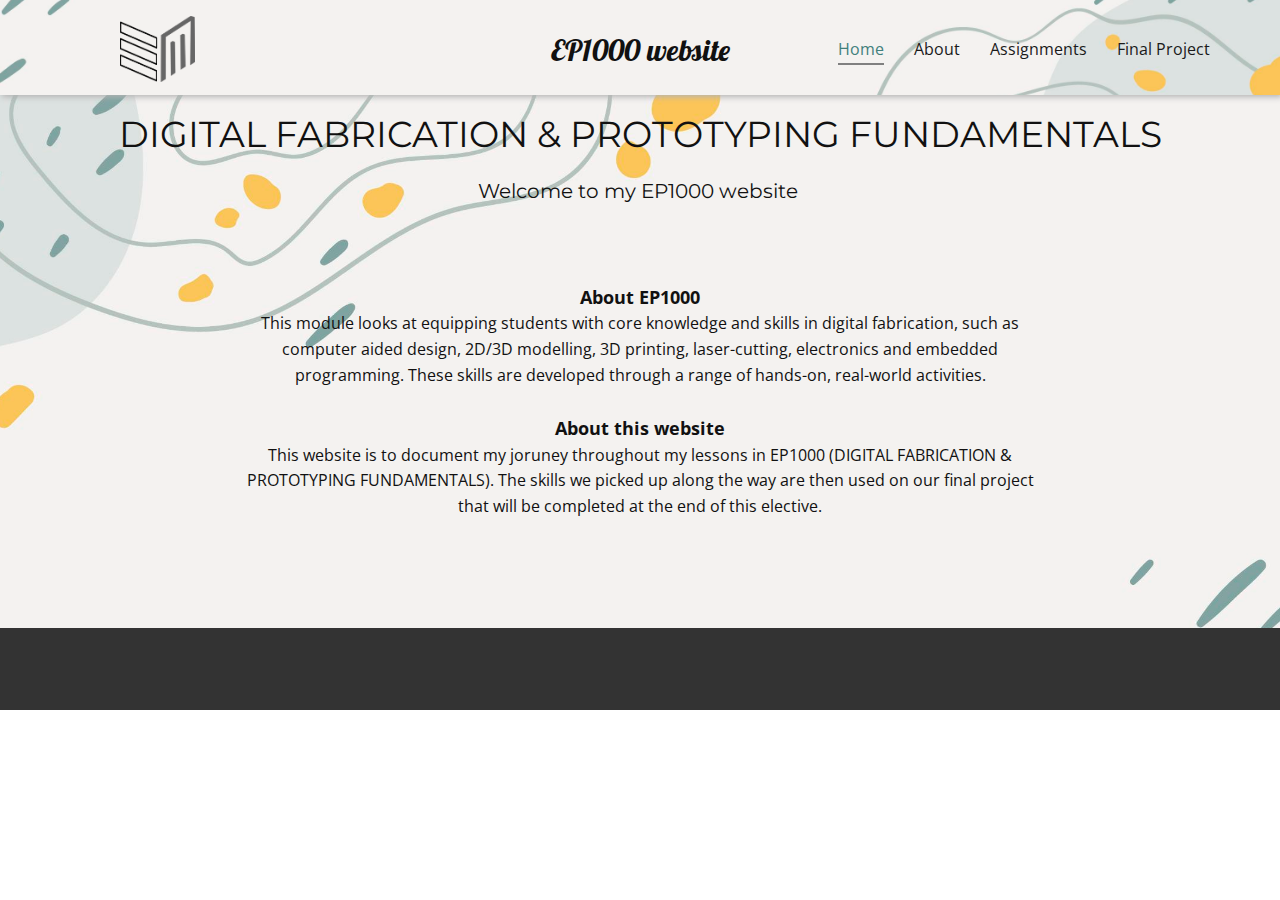
<file: index.html>
<!DOCTYPE html>
<html style="font-size: 16px;" lang="en"><head>
    <meta name="viewport" content="width=device-width, initial-scale=1.0">
    <meta charset="utf-8">
    <meta name="keywords" content="DIGITAL FABRICATION &amp;amp; PROTOTYPING FUNDAMENTALS">
    <meta name="description" content="">
    <title>Home</title>
    <link rel="stylesheet" href="nicepage.css" media="screen">
<link rel="stylesheet" href="Home.css" media="screen">
    <script class="u-script" type="text/javascript" src="jquery.js" defer=""></script>
    <script class="u-script" type="text/javascript" src="nicepage.js" defer=""></script>
    <meta name="generator" content="Nicepage 5.5.0, nicepage.com">
    <link id="u-theme-google-font" rel="stylesheet" href="https://fonts.googleapis.com/css?family=Roboto:100,100i,300,300i,400,400i,500,500i,700,700i,900,900i|Open+Sans:300,300i,400,400i,500,500i,600,600i,700,700i,800,800i">
    <link id="u-page-google-font" rel="stylesheet" href="https://fonts.googleapis.com/css?family=Montserrat:100,100i,200,200i,300,300i,400,400i,500,500i,600,600i,700,700i,800,800i,900,900i|Lobster:400">
    
    
    <script type="application/ld+json">{
		"@context": "http://schema.org",
		"@type": "Organization",
		"name": "P2106560 EP1000 website",
		"logo": "images/new.png"
}</script>
    <meta name="theme-color" content="#478ac9">
    <meta property="og:title" content="Home">
    <meta property="og:description" content="">
    <meta property="og:type" content="website">
  <meta data-intl-tel-input-cdn-path="intlTelInput/"></head>
  <body data-home-page="Home.html" data-home-page-title="Home" class="u-body u-xl-mode" data-lang="en"><header class="u-box-shadow u-clearfix u-header u-image u-sticky u-sticky-0e89 u-header" id="sec-2750" data-animation-name="" data-animation-duration="0" data-animation-delay="0" data-animation-direction="" data-image-width="3000" data-image-height="2000"><div class="u-clearfix u-sheet u-sheet-1">
        <a href="https://nicepage.com" class="u-image u-logo u-image-1" data-image-width="695" data-image-height="611">
          <img src="images/new.png" class="u-logo-image u-logo-image-1">
        </a>
        <h3 class="u-align-center u-custom-font u-font-lobster u-text u-text-default u-text-1">EP1000 website</h3>
        <nav class="u-menu u-menu-dropdown u-offcanvas u-menu-1">
          <div class="menu-collapse" style="font-size: 1rem; letter-spacing: 0px;">
            <a class="u-button-style u-custom-active-border-color u-custom-active-color u-custom-border u-custom-border-color u-custom-border-radius u-custom-borders u-custom-color u-custom-hover-border-color u-custom-hover-color u-custom-left-right-menu-spacing u-custom-padding-bottom u-custom-text-active-color u-custom-text-color u-custom-text-decoration u-custom-text-hover-color u-custom-top-bottom-menu-spacing u-nav-link u-text-active-palette-1-base u-text-hover-palette-2-base" href="#">
              <svg class="u-svg-link" viewBox="0 0 24 24"><use xmlns:xlink="http://www.w3.org/1999/xlink" xlink:href="#menu-hamburger"></use></svg>
              <svg class="u-svg-content" version="1.1" id="menu-hamburger" viewBox="0 0 16 16" x="0px" y="0px" xmlns:xlink="http://www.w3.org/1999/xlink" xmlns="http://www.w3.org/2000/svg"><g><rect y="1" width="16" height="2"></rect><rect y="7" width="16" height="2"></rect><rect y="13" width="16" height="2"></rect>
</g></svg>
            </a>
          </div>
          <div class="u-custom-menu u-nav-container">
            <ul class="u-custom-font u-nav u-spacing-30 u-text-font u-unstyled u-nav-1"><li class="u-nav-item"><a class="u-border-2 u-border-active-grey-50 u-border-no-left u-border-no-right u-border-no-top u-button-style u-nav-link u-text-active-palette-4-dark-2 u-text-grey-90 u-text-hover-grey-40" href="Home.html" style="padding: 6px 0px;">Home</a>
</li><li class="u-nav-item"><a class="u-border-2 u-border-active-grey-50 u-border-no-left u-border-no-right u-border-no-top u-button-style u-nav-link u-text-active-palette-4-dark-2 u-text-grey-90 u-text-hover-grey-40" href="About.html" style="padding: 6px 0px;">About</a>
</li><li class="u-nav-item"><a class="u-border-2 u-border-active-grey-50 u-border-no-left u-border-no-right u-border-no-top u-button-style u-nav-link u-text-active-palette-4-dark-2 u-text-grey-90 u-text-hover-grey-40" href="Assignments.html" style="padding: 6px 0px;">Assignments</a>
</li><li class="u-nav-item"><a class="u-border-2 u-border-active-grey-50 u-border-no-left u-border-no-right u-border-no-top u-button-style u-nav-link u-text-active-palette-4-dark-2 u-text-grey-90 u-text-hover-grey-40" href="Final-Project.html" style="padding: 6px 0px;">Final Project</a>
</li></ul>
          </div>
          <div class="u-custom-menu u-nav-container-collapse">
            <div class="u-black u-container-style u-inner-container-layout u-opacity u-opacity-95 u-sidenav">
              <div class="u-inner-container-layout u-sidenav-overflow">
                <div class="u-menu-close"></div>
                <ul class="u-align-center u-nav u-popupmenu-items u-unstyled u-nav-2"><li class="u-nav-item"><a class="u-button-style u-nav-link" href="Home.html">Home</a>
</li><li class="u-nav-item"><a class="u-button-style u-nav-link" href="About.html">About</a>
</li><li class="u-nav-item"><a class="u-button-style u-nav-link" href="Assignments.html">Assignments</a>
</li><li class="u-nav-item"><a class="u-button-style u-nav-link" href="Final-Project.html">Final Project</a>
</li></ul>
              </div>
            </div>
            <div class="u-black u-menu-overlay u-opacity u-opacity-70"></div>
          </div>
        </nav>
      </div></header>
    <section class="u-clearfix u-image u-section-1" id="sec-20fc" data-image-width="3000" data-image-height="2000">
      <div class="u-clearfix u-sheet u-sheet-1">
        <h2 class="u-align-center u-custom-font u-font-montserrat u-text u-text-1">DIGITAL FABRICATION &amp; PROTOTYPING FUNDAMENTALS</h2>
        <p class="u-align-center u-custom-font u-font-montserrat u-large-text u-text u-text-variant u-text-2">Welcome to my EP1000 website&nbsp;</p>
        <p class="u-align-center u-text u-text-3">
          <span style="font-weight: 700; font-size: 1.125rem;">About EP1000 </span>
          <span style="font-size: 1.125rem;">
            <br>
          </span>This module looks at equipping students with core knowledge and skills in digital fabrication, such as computer aided design, 2D/3D modelling, 3D printing, laser-cutting, electronics and embedded programming.&nbsp;These skills are developed through a range of hands-on, real-world activities.<br>
          <br>
          <span style="font-weight: 700; font-size: 1.125rem;">About this website</span>
          <br>This website is to document my joruney throughout my lessons in EP1000 (DIGITAL FABRICATION &amp; PROTOTYPING FUNDAMENTALS). The skills we picked up along the way are then used on our final project that will be completed at the end of this elective.
        </p>
      </div>
    </section>
    
    
    <footer class="u-align-center u-clearfix u-footer u-grey-80 u-footer" id="sec-5567"><div class="u-clearfix u-sheet u-sheet-1"></div></footer>
    <section class="u-backlink u-clearfix u-grey-80">

    </section>
  
</body></html>
</file>
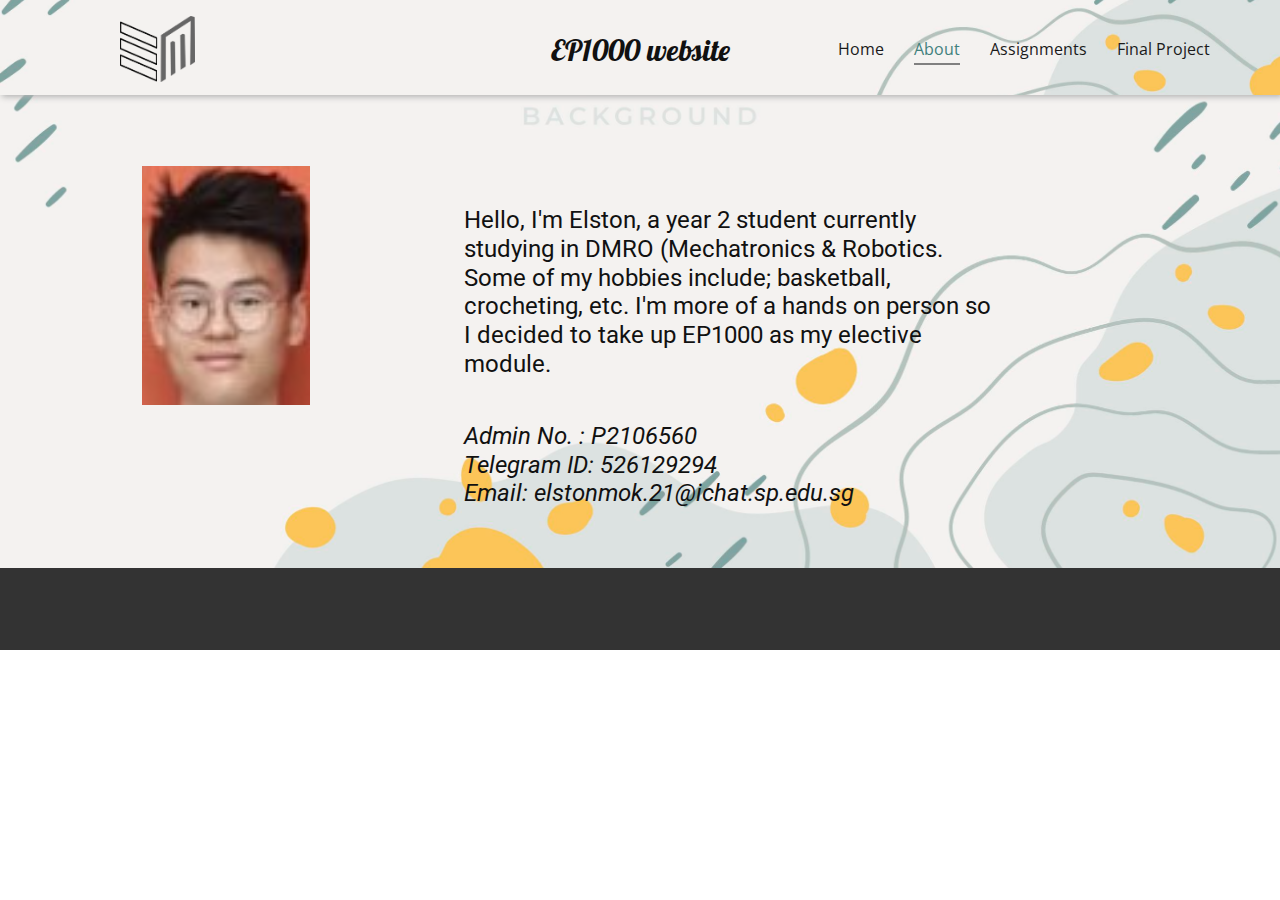
<file: About.html>
<!DOCTYPE html>
<html style="font-size: 16px;" lang="en"><head>
    <meta name="viewport" content="width=device-width, initial-scale=1.0">
    <meta charset="utf-8">
    <meta name="keywords" content="">
    <meta name="description" content="">
    <title>About</title>
    <link rel="stylesheet" href="nicepage.css" media="screen">
<link rel="stylesheet" href="About.css" media="screen">
    <script class="u-script" type="text/javascript" src="jquery.js" defer=""></script>
    <script class="u-script" type="text/javascript" src="nicepage.js" defer=""></script>
    <meta name="generator" content="Nicepage 5.5.0, nicepage.com">
    <link id="u-theme-google-font" rel="stylesheet" href="https://fonts.googleapis.com/css?family=Roboto:100,100i,300,300i,400,400i,500,500i,700,700i,900,900i|Open+Sans:300,300i,400,400i,500,500i,600,600i,700,700i,800,800i">
    <link id="u-page-google-font" rel="stylesheet" href="https://fonts.googleapis.com/css?family=Lobster:400">
    
    
    <script type="application/ld+json">{
		"@context": "http://schema.org",
		"@type": "Organization",
		"name": "P2106560 EP1000 website",
		"logo": "images/new.png"
}</script>
    <meta name="theme-color" content="#478ac9">
    <meta property="og:title" content="About">
    <meta property="og:description" content="">
    <meta property="og:type" content="website">
  <meta data-intl-tel-input-cdn-path="intlTelInput/"></head>
  <body class="u-body u-xl-mode" data-lang="en"><header class="u-box-shadow u-clearfix u-header u-image u-sticky u-sticky-0e89 u-header" id="sec-2750" data-animation-name="" data-animation-duration="0" data-animation-delay="0" data-animation-direction="" data-image-width="3000" data-image-height="2000"><div class="u-clearfix u-sheet u-sheet-1">
        <a href="https://nicepage.com" class="u-image u-logo u-image-1" data-image-width="695" data-image-height="611">
          <img src="images/new.png" class="u-logo-image u-logo-image-1">
        </a>
        <h3 class="u-align-center u-custom-font u-font-lobster u-text u-text-default u-text-1">EP1000 website</h3>
        <nav class="u-menu u-menu-dropdown u-offcanvas u-menu-1">
          <div class="menu-collapse" style="font-size: 1rem; letter-spacing: 0px;">
            <a class="u-button-style u-custom-active-border-color u-custom-active-color u-custom-border u-custom-border-color u-custom-border-radius u-custom-borders u-custom-color u-custom-hover-border-color u-custom-hover-color u-custom-left-right-menu-spacing u-custom-padding-bottom u-custom-text-active-color u-custom-text-color u-custom-text-decoration u-custom-text-hover-color u-custom-top-bottom-menu-spacing u-nav-link u-text-active-palette-1-base u-text-hover-palette-2-base" href="#">
              <svg class="u-svg-link" viewBox="0 0 24 24"><use xmlns:xlink="http://www.w3.org/1999/xlink" xlink:href="#menu-hamburger"></use></svg>
              <svg class="u-svg-content" version="1.1" id="menu-hamburger" viewBox="0 0 16 16" x="0px" y="0px" xmlns:xlink="http://www.w3.org/1999/xlink" xmlns="http://www.w3.org/2000/svg"><g><rect y="1" width="16" height="2"></rect><rect y="7" width="16" height="2"></rect><rect y="13" width="16" height="2"></rect>
</g></svg>
            </a>
          </div>
          <div class="u-custom-menu u-nav-container">
            <ul class="u-custom-font u-nav u-spacing-30 u-text-font u-unstyled u-nav-1"><li class="u-nav-item"><a class="u-border-2 u-border-active-grey-50 u-border-no-left u-border-no-right u-border-no-top u-button-style u-nav-link u-text-active-palette-4-dark-2 u-text-grey-90 u-text-hover-grey-40" href="Home.html" style="padding: 6px 0px;">Home</a>
</li><li class="u-nav-item"><a class="u-border-2 u-border-active-grey-50 u-border-no-left u-border-no-right u-border-no-top u-button-style u-nav-link u-text-active-palette-4-dark-2 u-text-grey-90 u-text-hover-grey-40" href="About.html" style="padding: 6px 0px;">About</a>
</li><li class="u-nav-item"><a class="u-border-2 u-border-active-grey-50 u-border-no-left u-border-no-right u-border-no-top u-button-style u-nav-link u-text-active-palette-4-dark-2 u-text-grey-90 u-text-hover-grey-40" href="Assignments.html" style="padding: 6px 0px;">Assignments</a>
</li><li class="u-nav-item"><a class="u-border-2 u-border-active-grey-50 u-border-no-left u-border-no-right u-border-no-top u-button-style u-nav-link u-text-active-palette-4-dark-2 u-text-grey-90 u-text-hover-grey-40" href="Final-Project.html" style="padding: 6px 0px;">Final Project</a>
</li></ul>
          </div>
          <div class="u-custom-menu u-nav-container-collapse">
            <div class="u-black u-container-style u-inner-container-layout u-opacity u-opacity-95 u-sidenav">
              <div class="u-inner-container-layout u-sidenav-overflow">
                <div class="u-menu-close"></div>
                <ul class="u-align-center u-nav u-popupmenu-items u-unstyled u-nav-2"><li class="u-nav-item"><a class="u-button-style u-nav-link" href="Home.html">Home</a>
</li><li class="u-nav-item"><a class="u-button-style u-nav-link" href="About.html">About</a>
</li><li class="u-nav-item"><a class="u-button-style u-nav-link" href="Assignments.html">Assignments</a>
</li><li class="u-nav-item"><a class="u-button-style u-nav-link" href="Final-Project.html">Final Project</a>
</li></ul>
              </div>
            </div>
            <div class="u-black u-menu-overlay u-opacity u-opacity-70"></div>
          </div>
        </nav>
      </div></header>
    <section class="u-clearfix u-image u-section-1" id="sec-ba7b" data-image-width="3000" data-image-height="2000">
      <div class="u-clearfix u-sheet u-sheet-1">
        <img class="u-image u-image-default u-preserve-proportions u-image-1" src="images/pp.png" alt="" data-image-width="168" data-image-height="241">
        <h4 class="u-align-left u-text u-text-1"> Hello, I'm Elston, a year 2 student currently studying in DMRO (Mechatronics &amp; Robotics. Some of my hobbies include; basketball, crocheting, etc. I'm more of a hands on person so I decided to take up EP1000 as my elective module.</h4>
        <h4 class="u-align-left u-text u-text-2">Admin No. : P2106560<br>Telegram ID: 526129294<br>Email: elstonmok.21@ichat.sp.edu.sg
        </h4>
      </div>
    </section>
    
    
    <footer class="u-align-center u-clearfix u-footer u-grey-80 u-footer" id="sec-5567"><div class="u-clearfix u-sheet u-sheet-1"></div></footer>
    <section class="u-backlink u-clearfix u-grey-80">
 
    </section>
  
</body></html>
</file>
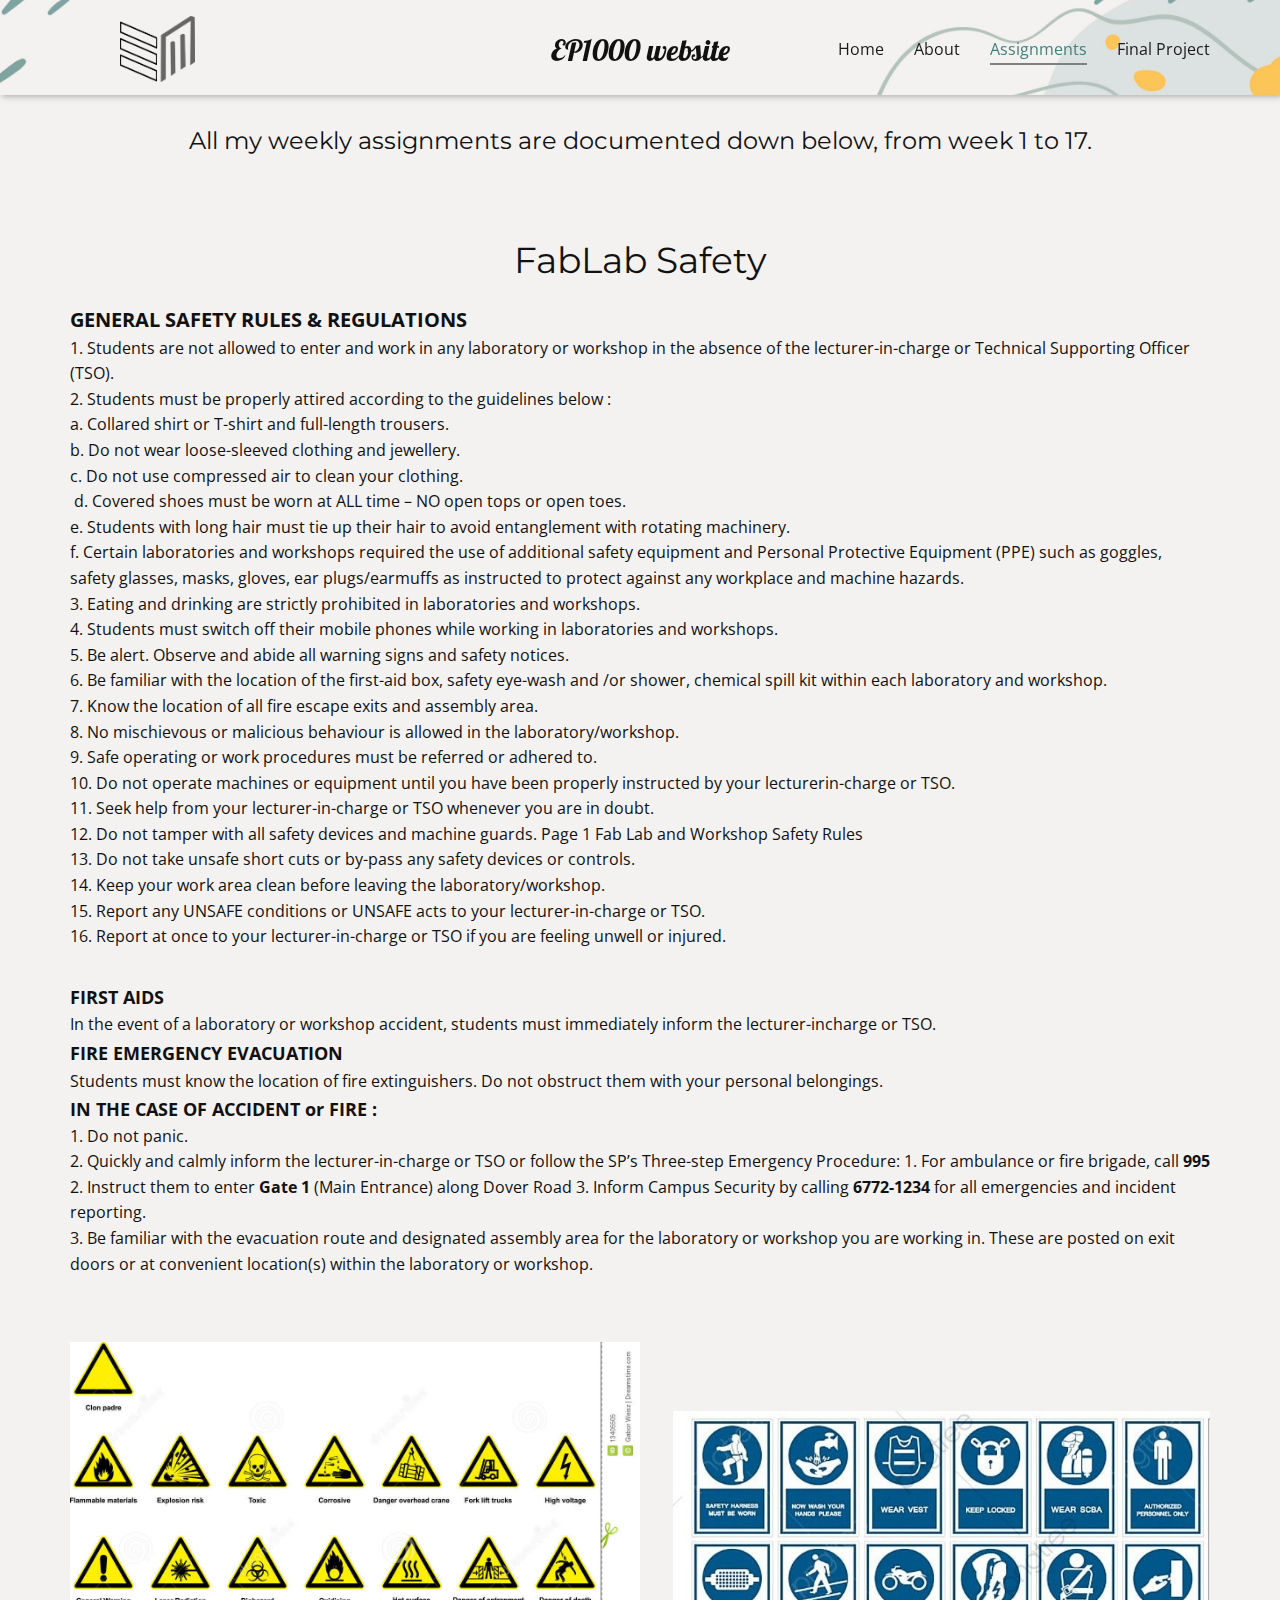
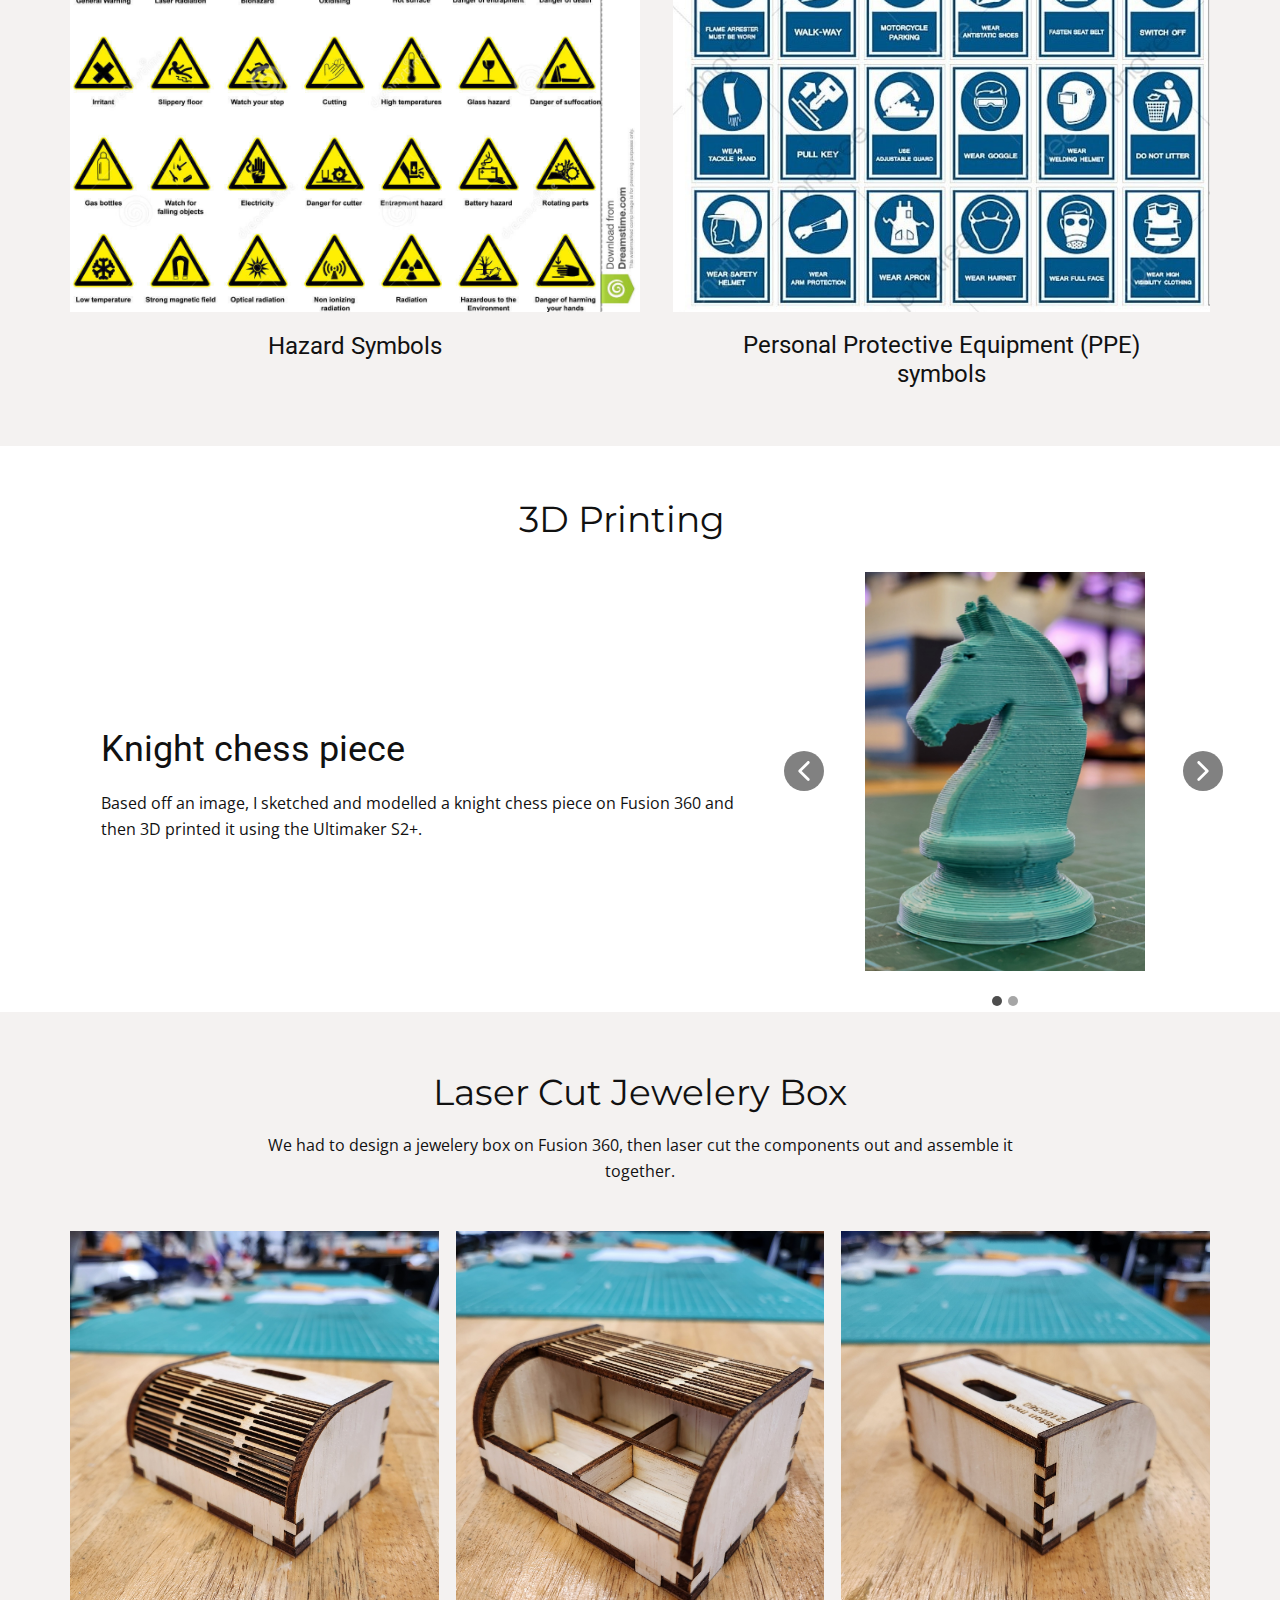
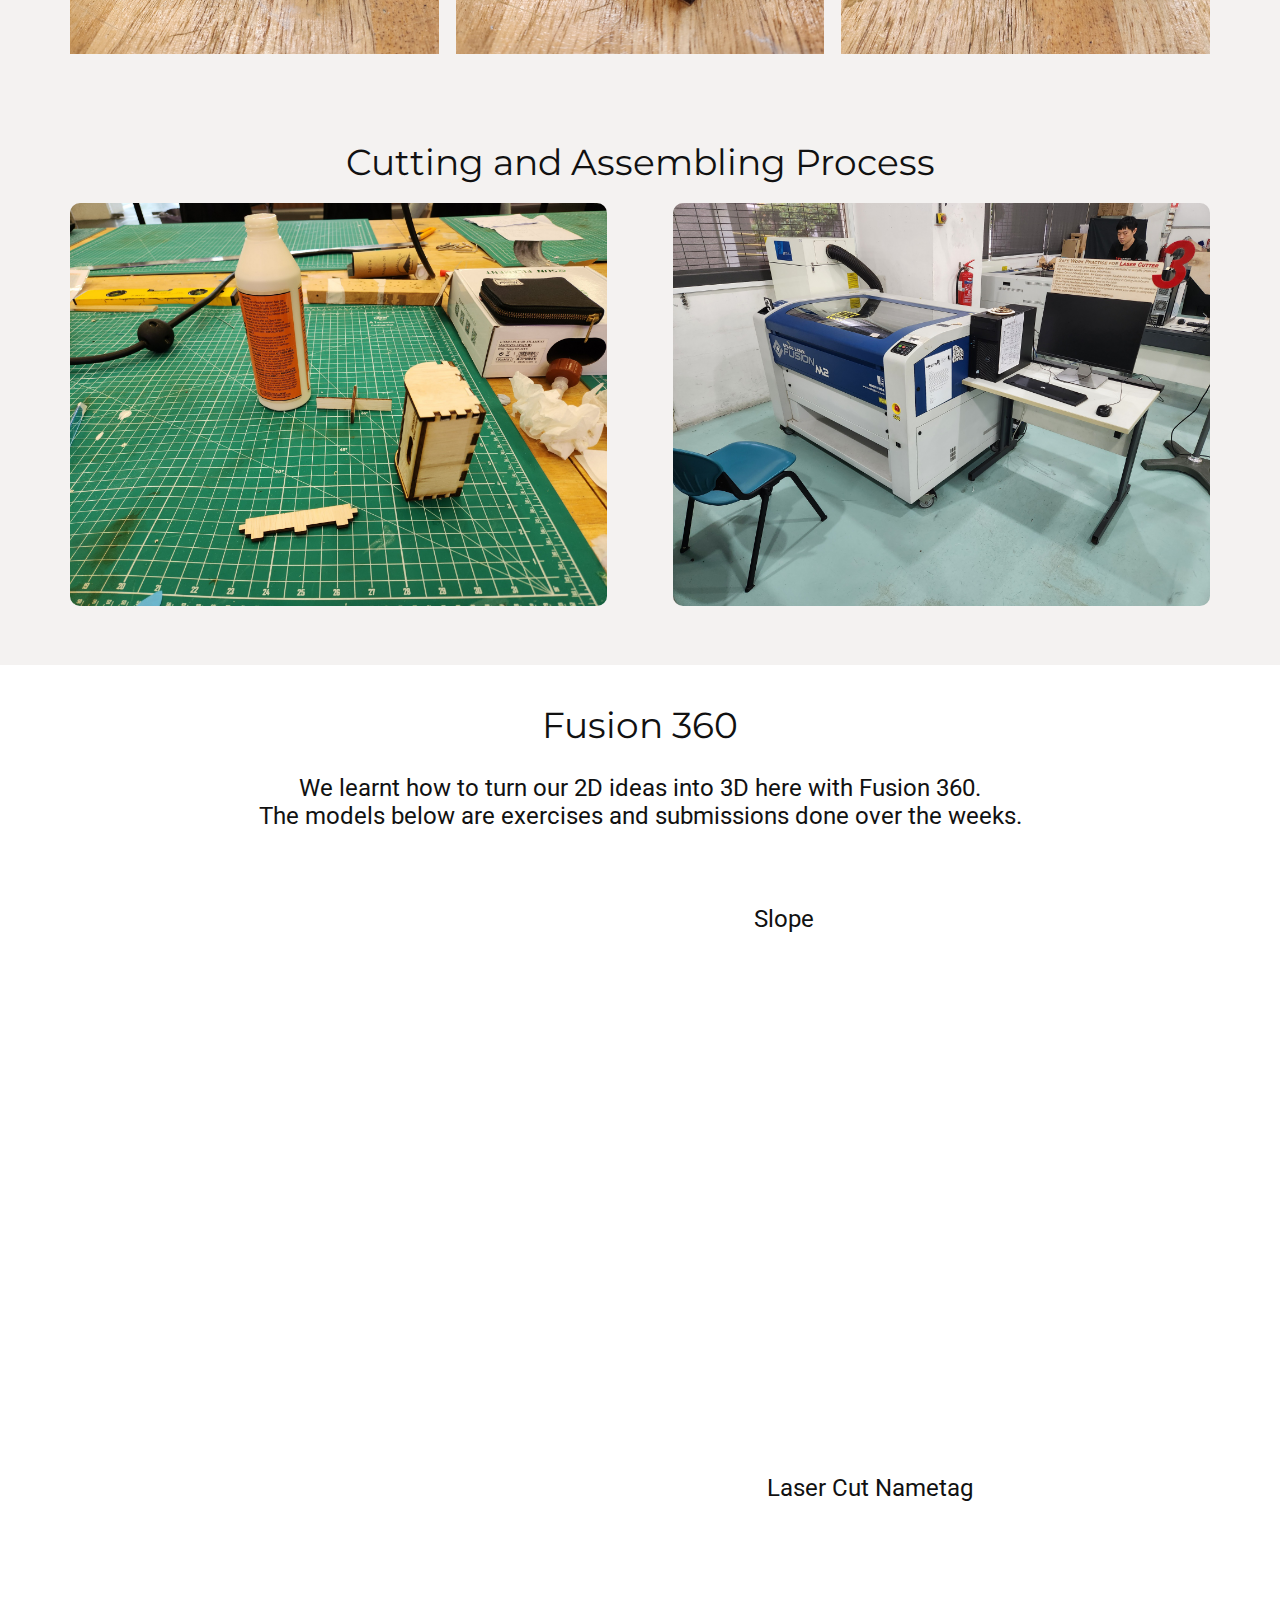
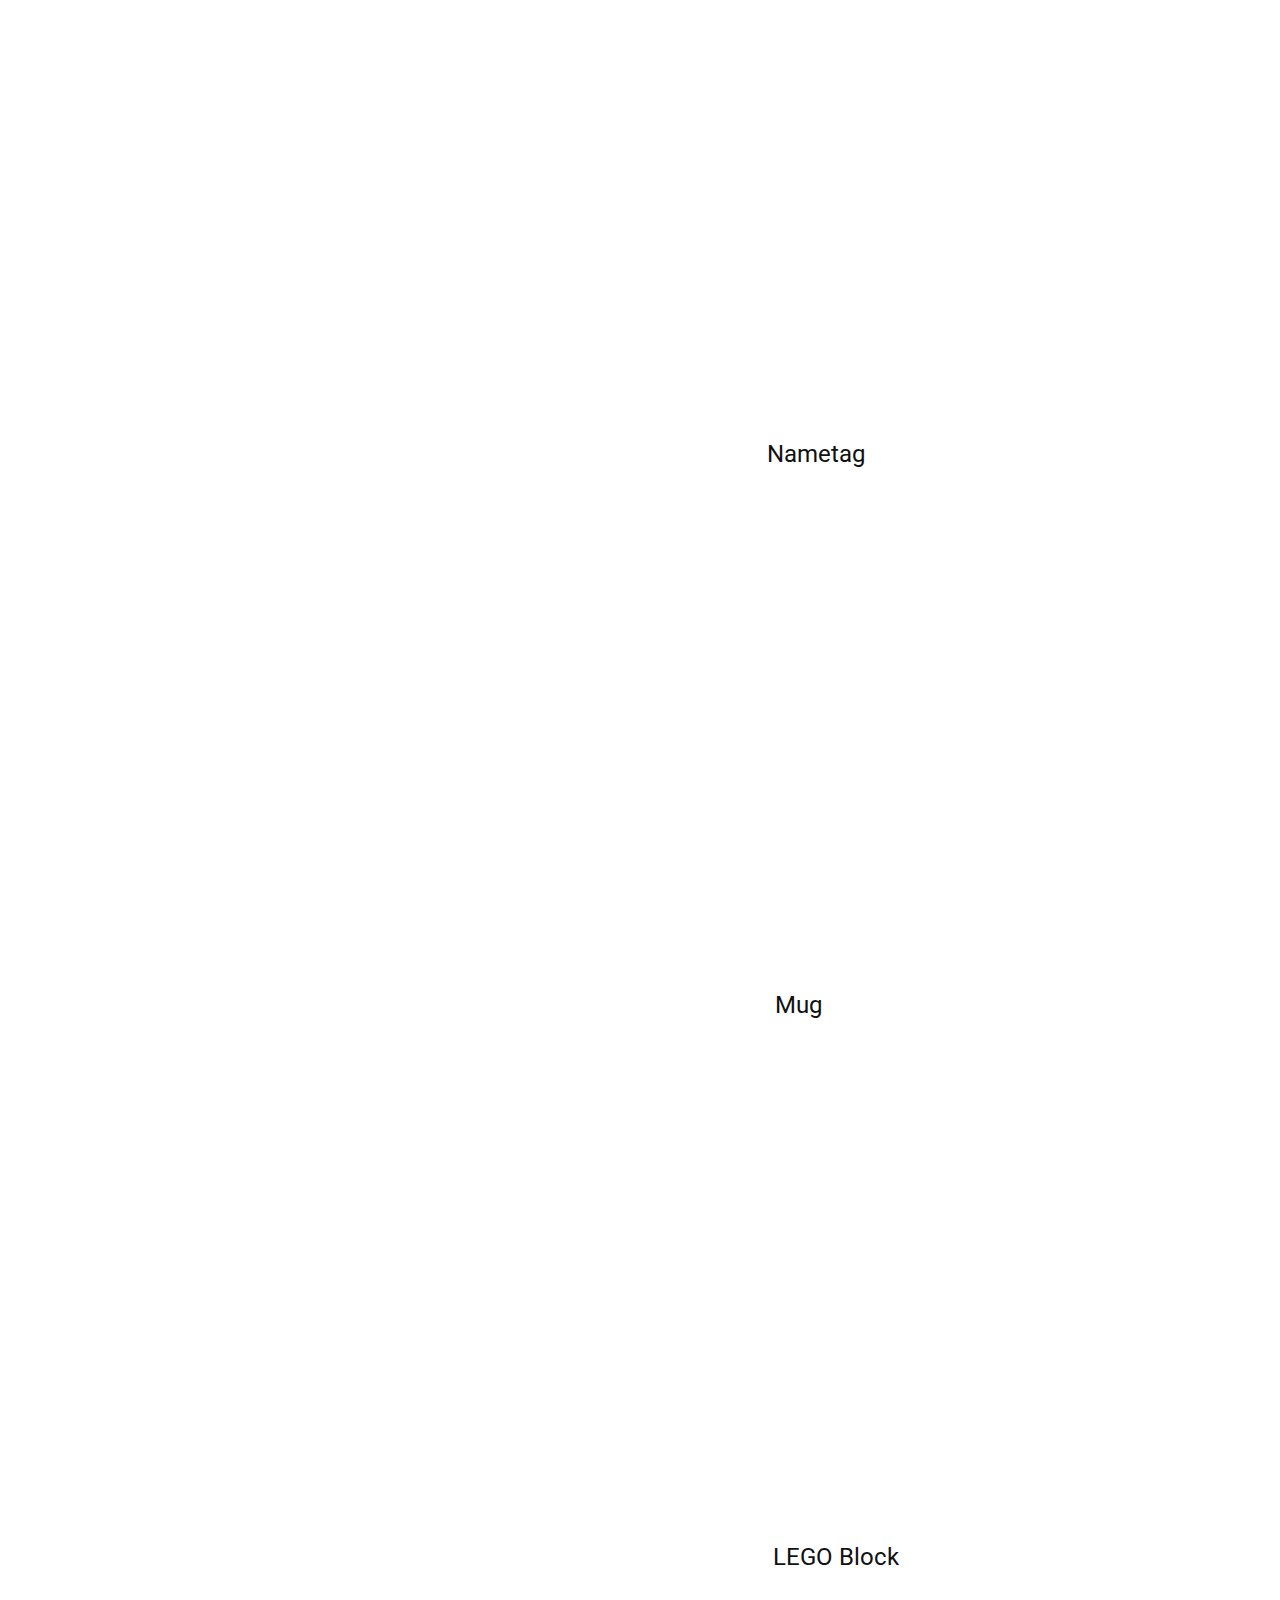
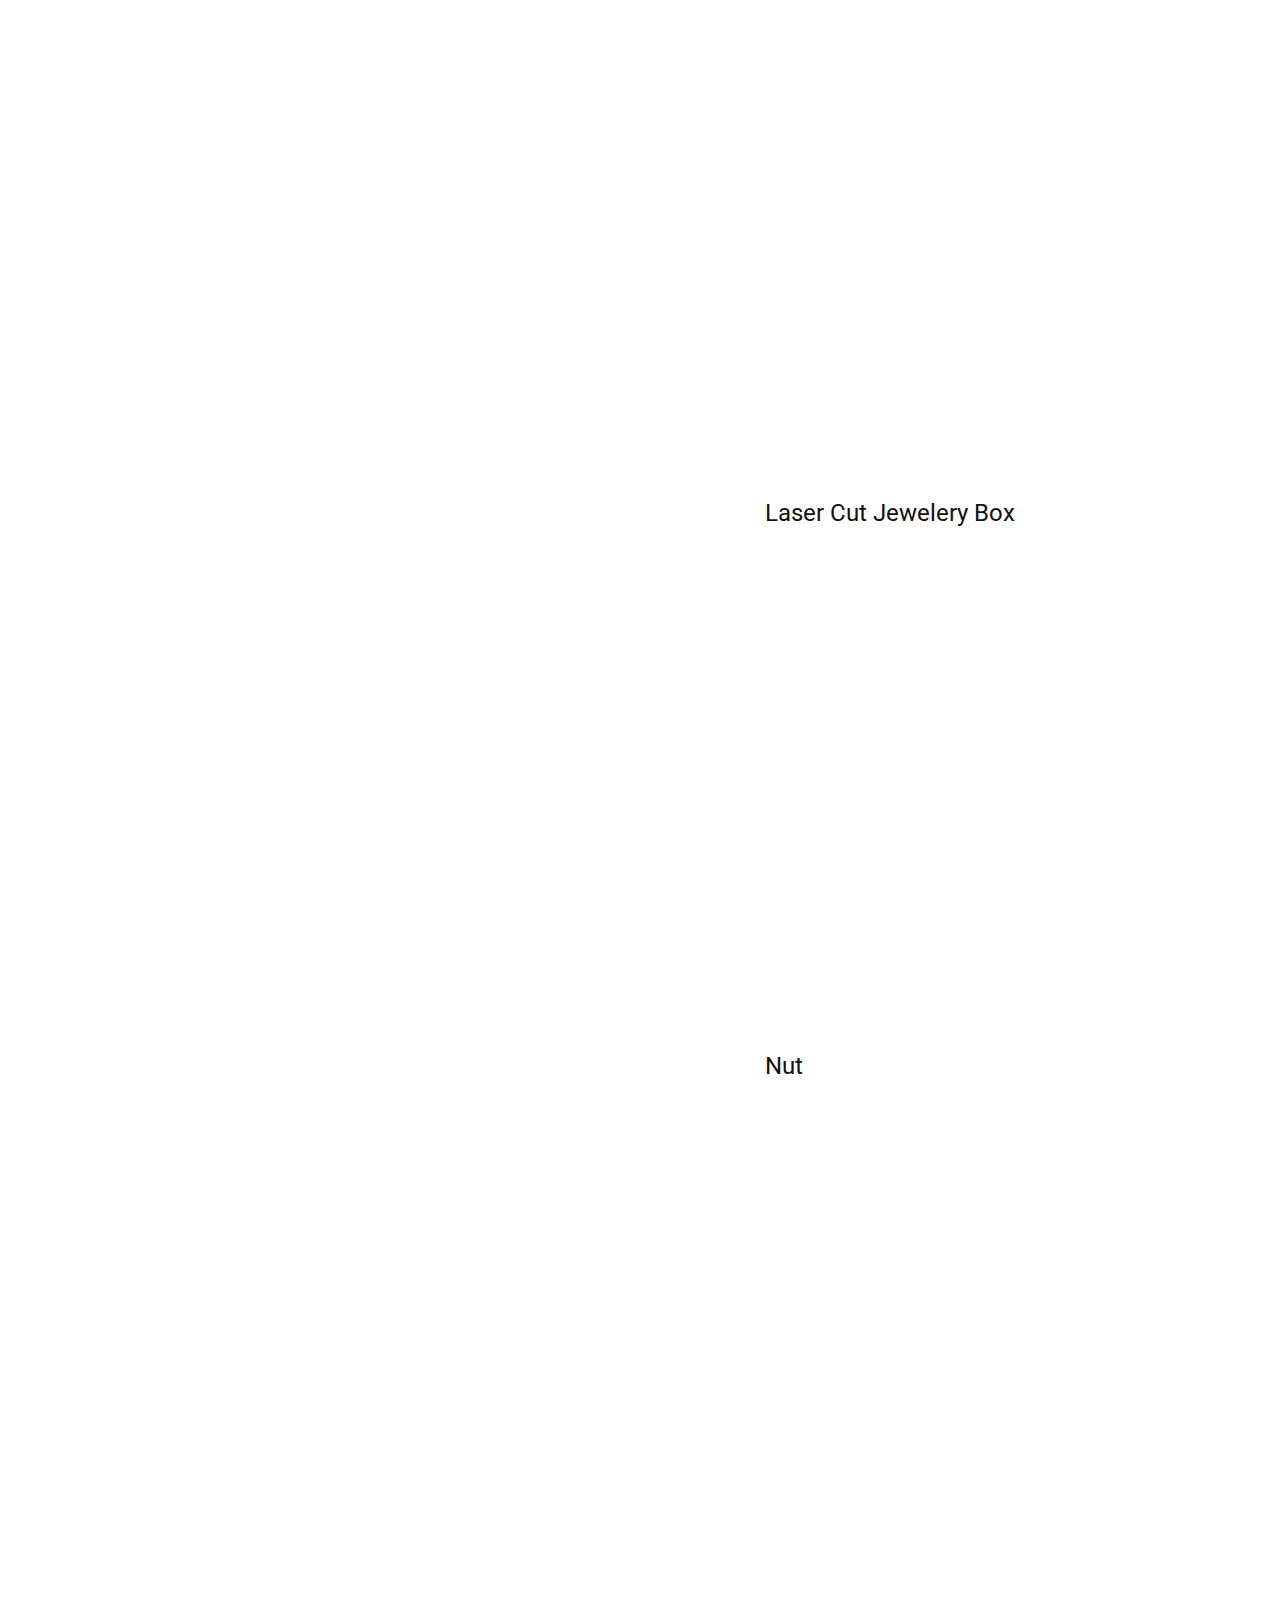
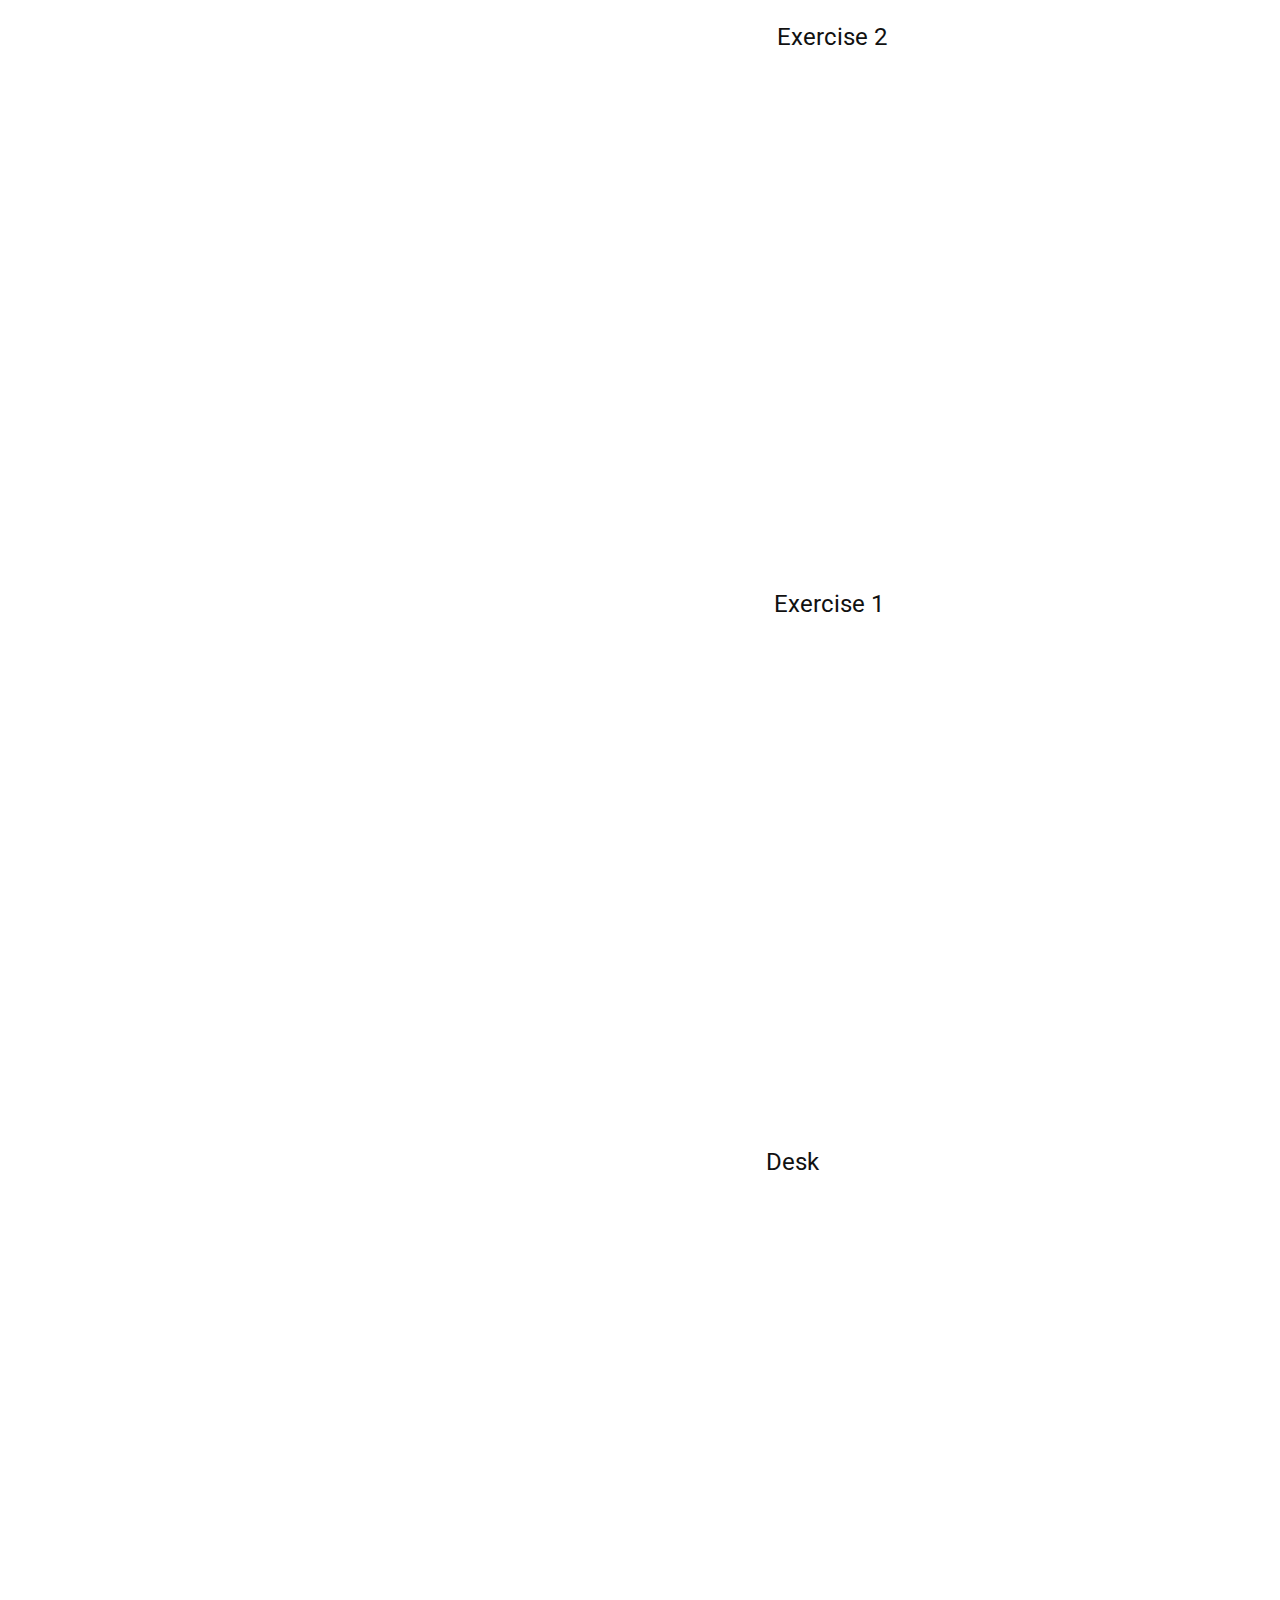
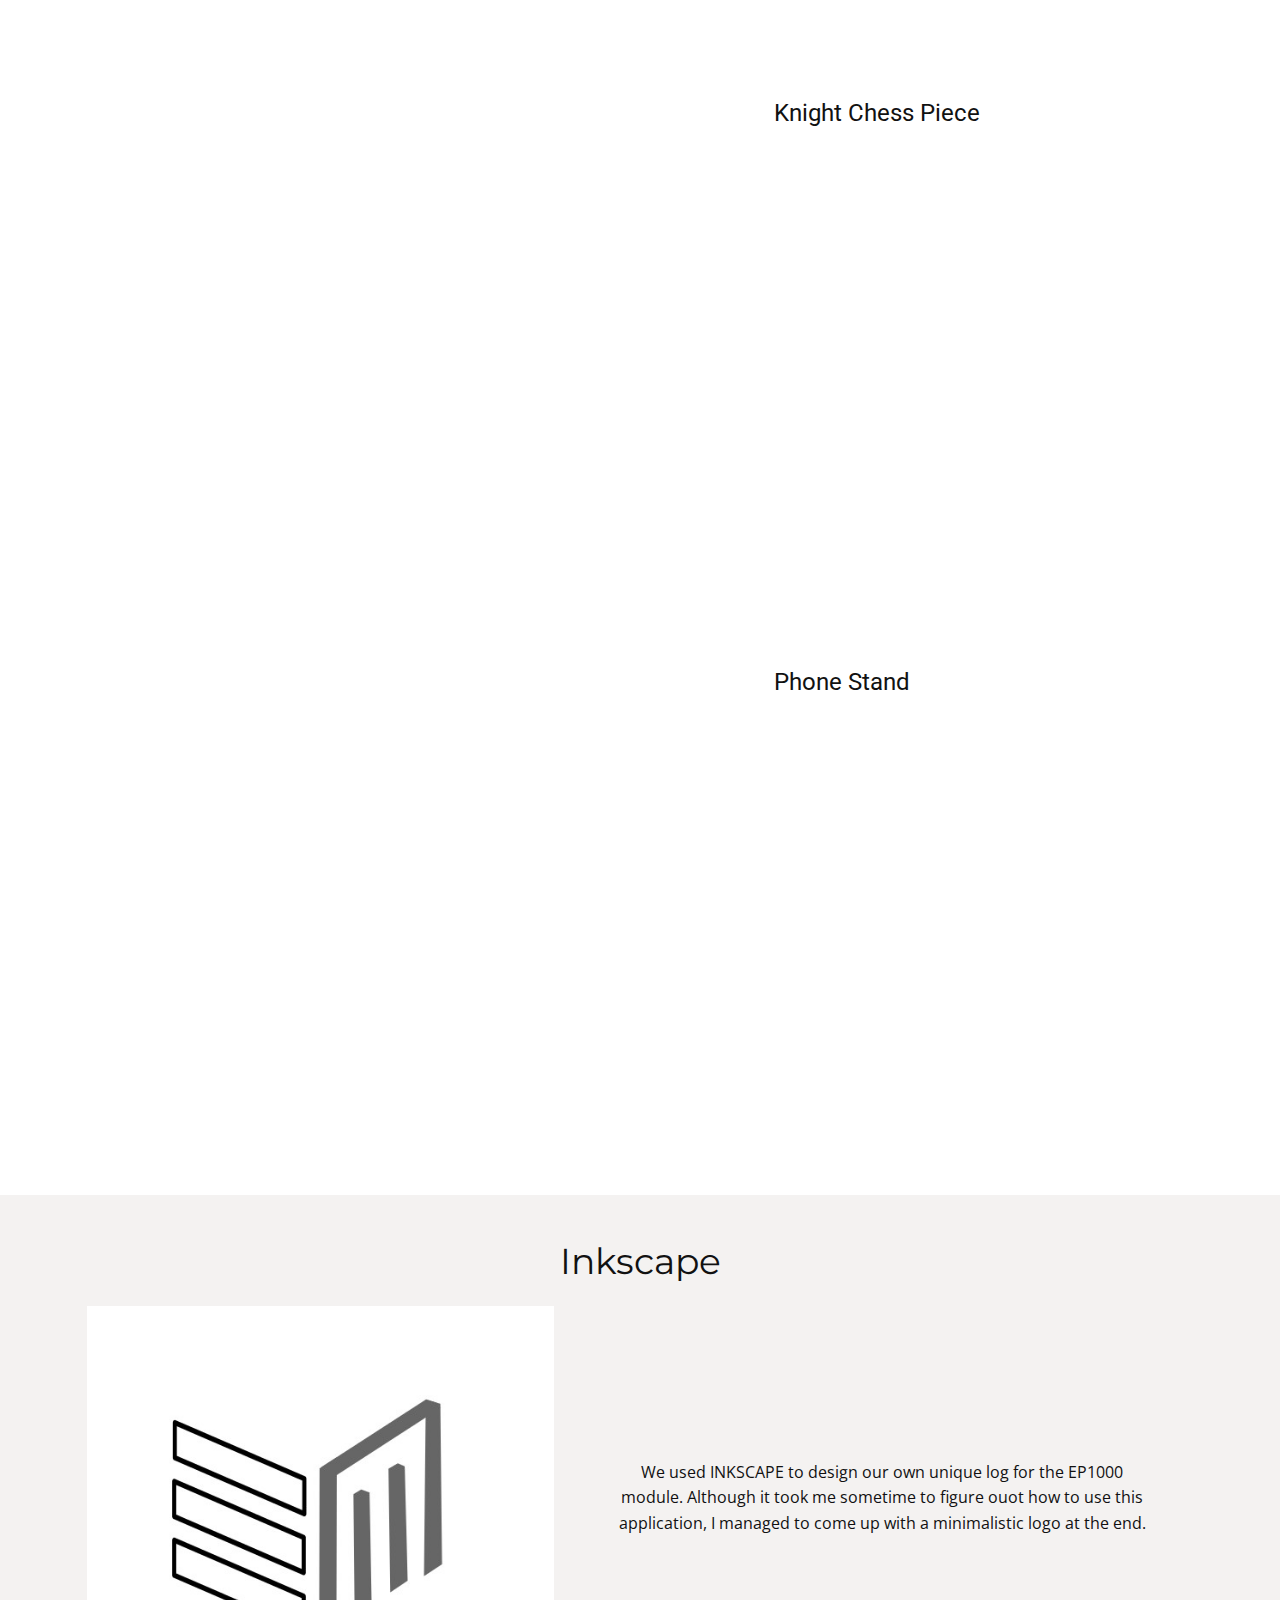
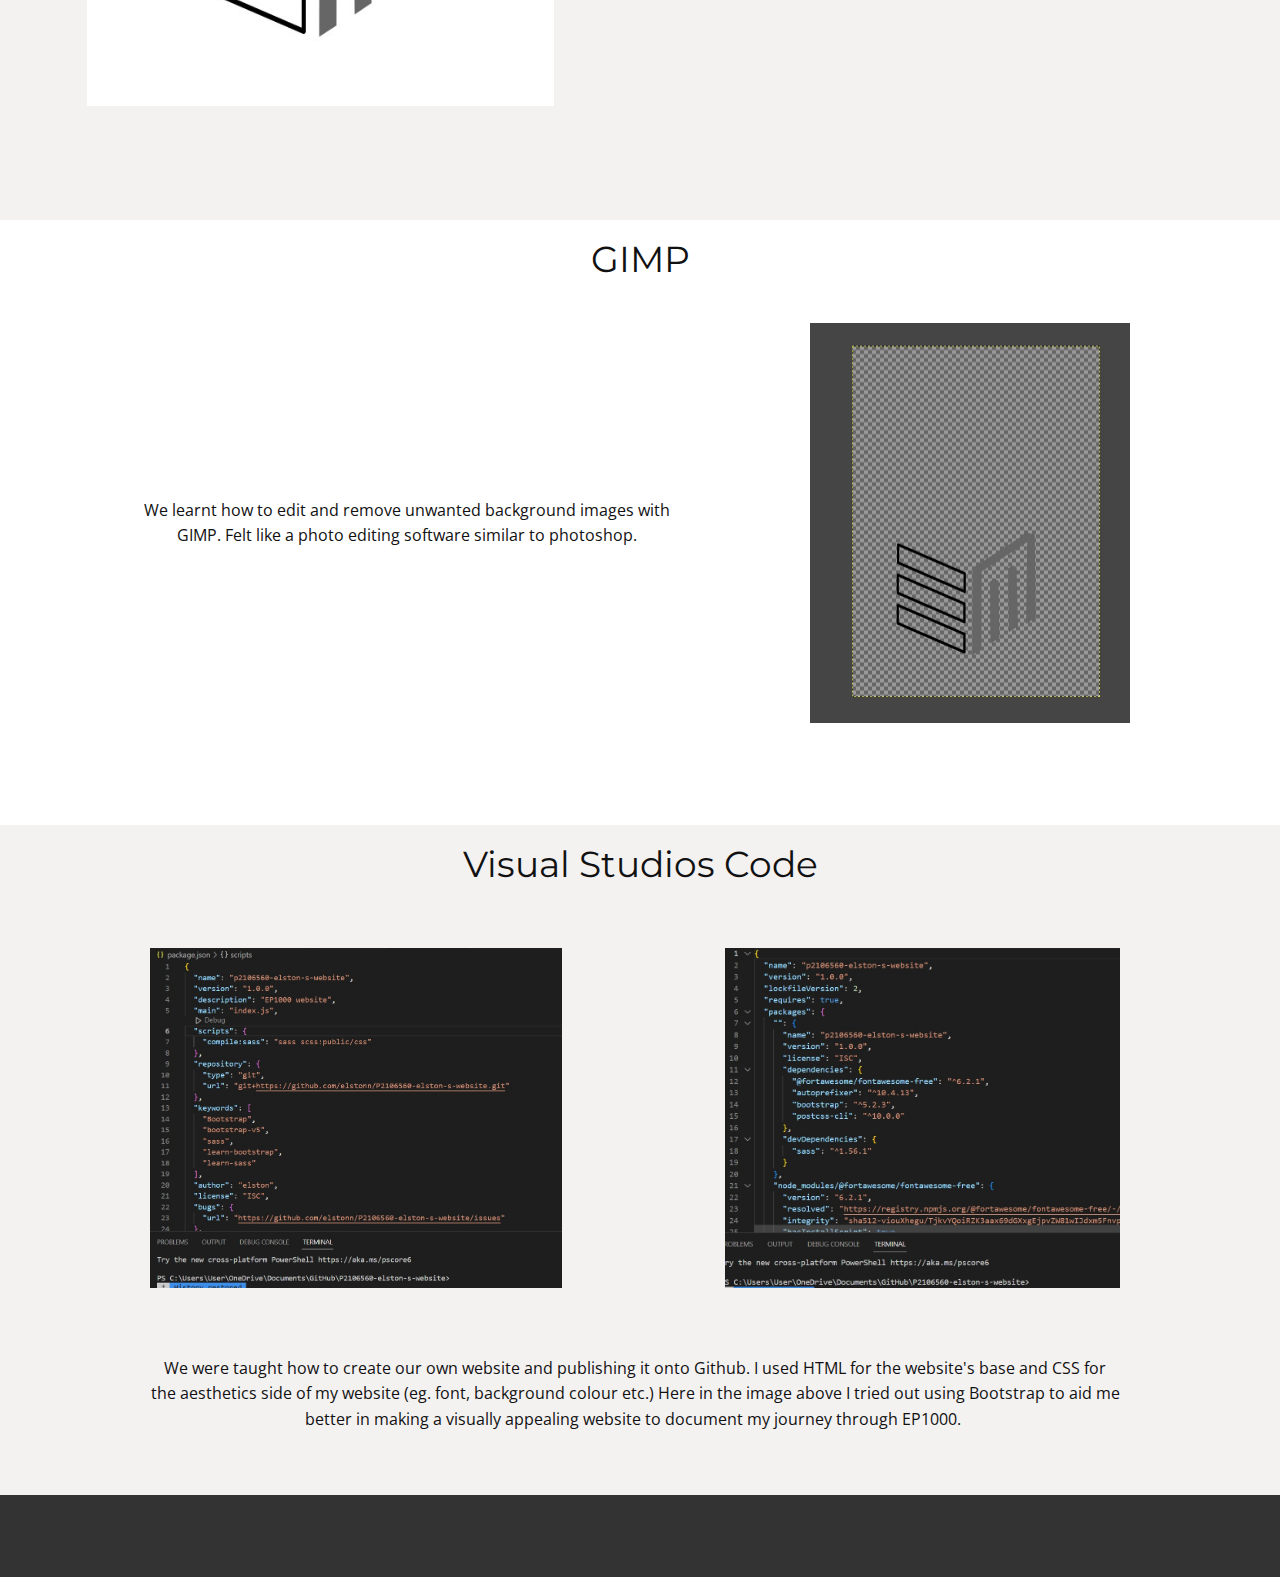
<file: Assignments.html>
<!DOCTYPE html>
<html style="font-size: 16px;" lang="en"><head>
    <meta name="viewport" content="width=device-width, initial-scale=1.0">
    <meta charset="utf-8">
    <meta name="keywords" content="3D Printing, Knight chess piece, Laser Cut Jewelery Box, Cutting and Assembling Process">
    <meta name="description" content="">
    <title>Assignments</title>
    <link rel="stylesheet" href="nicepage.css" media="screen">
<link rel="stylesheet" href="Assignments.css" media="screen">
    <script class="u-script" type="text/javascript" src="jquery.js" defer=""></script>
    <script class="u-script" type="text/javascript" src="nicepage.js" defer=""></script>
    <meta name="generator" content="Nicepage 5.5.0, nicepage.com">
    <link id="u-theme-google-font" rel="stylesheet" href="https://fonts.googleapis.com/css?family=Roboto:100,100i,300,300i,400,400i,500,500i,700,700i,900,900i|Open+Sans:300,300i,400,400i,500,500i,600,600i,700,700i,800,800i">
    <link id="u-page-google-font" rel="stylesheet" href="https://fonts.googleapis.com/css?family=Montserrat:100,100i,200,200i,300,300i,400,400i,500,500i,600,600i,700,700i,800,800i,900,900i|Lobster:400">
    
    
    
    
    
    
    
    
    
    <script type="application/ld+json">{
		"@context": "http://schema.org",
		"@type": "Organization",
		"name": "P2106560 EP1000 website",
		"logo": "images/new.png"
}</script>
    <meta name="theme-color" content="#478ac9">
    <meta property="og:title" content="Assignments">
    <meta property="og:description" content="">
    <meta property="og:type" content="website">
  <meta data-intl-tel-input-cdn-path="intlTelInput/"></head>
  <body class="u-body u-overlap u-xl-mode" data-lang="en"><header class="u-box-shadow u-clearfix u-header u-image u-sticky u-sticky-0e89 u-header" id="sec-2750" data-animation-name="" data-animation-duration="0" data-animation-delay="0" data-animation-direction="" data-image-width="3000" data-image-height="2000"><div class="u-clearfix u-sheet u-sheet-1">
        <a href="https://nicepage.com" class="u-image u-logo u-image-1" data-image-width="695" data-image-height="611">
          <img src="images/new.png" class="u-logo-image u-logo-image-1">
        </a>
        <h3 class="u-align-center u-custom-font u-font-lobster u-text u-text-default u-text-1">EP1000 website</h3>
        <nav class="u-menu u-menu-dropdown u-offcanvas u-menu-1">
          <div class="menu-collapse" style="font-size: 1rem; letter-spacing: 0px;">
            <a class="u-button-style u-custom-active-border-color u-custom-active-color u-custom-border u-custom-border-color u-custom-border-radius u-custom-borders u-custom-color u-custom-hover-border-color u-custom-hover-color u-custom-left-right-menu-spacing u-custom-padding-bottom u-custom-text-active-color u-custom-text-color u-custom-text-decoration u-custom-text-hover-color u-custom-top-bottom-menu-spacing u-nav-link u-text-active-palette-1-base u-text-hover-palette-2-base" href="#">
              <svg class="u-svg-link" viewBox="0 0 24 24"><use xmlns:xlink="http://www.w3.org/1999/xlink" xlink:href="#menu-hamburger"></use></svg>
              <svg class="u-svg-content" version="1.1" id="menu-hamburger" viewBox="0 0 16 16" x="0px" y="0px" xmlns:xlink="http://www.w3.org/1999/xlink" xmlns="http://www.w3.org/2000/svg"><g><rect y="1" width="16" height="2"></rect><rect y="7" width="16" height="2"></rect><rect y="13" width="16" height="2"></rect>
</g></svg>
            </a>
          </div>
          <div class="u-custom-menu u-nav-container">
            <ul class="u-custom-font u-nav u-spacing-30 u-text-font u-unstyled u-nav-1"><li class="u-nav-item"><a class="u-border-2 u-border-active-grey-50 u-border-no-left u-border-no-right u-border-no-top u-button-style u-nav-link u-text-active-palette-4-dark-2 u-text-grey-90 u-text-hover-grey-40" href="Home.html" style="padding: 6px 0px;">Home</a>
</li><li class="u-nav-item"><a class="u-border-2 u-border-active-grey-50 u-border-no-left u-border-no-right u-border-no-top u-button-style u-nav-link u-text-active-palette-4-dark-2 u-text-grey-90 u-text-hover-grey-40" href="About.html" style="padding: 6px 0px;">About</a>
</li><li class="u-nav-item"><a class="u-border-2 u-border-active-grey-50 u-border-no-left u-border-no-right u-border-no-top u-button-style u-nav-link u-text-active-palette-4-dark-2 u-text-grey-90 u-text-hover-grey-40" href="Assignments.html" style="padding: 6px 0px;">Assignments</a>
</li><li class="u-nav-item"><a class="u-border-2 u-border-active-grey-50 u-border-no-left u-border-no-right u-border-no-top u-button-style u-nav-link u-text-active-palette-4-dark-2 u-text-grey-90 u-text-hover-grey-40" href="Final-Project.html" style="padding: 6px 0px;">Final Project</a>
</li></ul>
          </div>
          <div class="u-custom-menu u-nav-container-collapse">
            <div class="u-black u-container-style u-inner-container-layout u-opacity u-opacity-95 u-sidenav">
              <div class="u-inner-container-layout u-sidenav-overflow">
                <div class="u-menu-close"></div>
                <ul class="u-align-center u-nav u-popupmenu-items u-unstyled u-nav-2"><li class="u-nav-item"><a class="u-button-style u-nav-link" href="Home.html">Home</a>
</li><li class="u-nav-item"><a class="u-button-style u-nav-link" href="About.html">About</a>
</li><li class="u-nav-item"><a class="u-button-style u-nav-link" href="Assignments.html">Assignments</a>
</li><li class="u-nav-item"><a class="u-button-style u-nav-link" href="Final-Project.html">Final Project</a>
</li></ul>
              </div>
            </div>
            <div class="u-black u-menu-overlay u-opacity u-opacity-70"></div>
          </div>
        </nav>
      </div></header>
    <section class="u-clearfix u-image u-section-1" id="sec-06ca" data-image-width="628" data-image-height="280">
      <div class="u-clearfix u-sheet u-sheet-1">
        <h4 class="u-align-center u-custom-font u-font-montserrat u-text u-text-1"> All my weekly assignments are documented down below, from week 1 to 17.<br>
        </h4>
      </div>
    </section>
    <section class="u-clearfix u-image u-section-2" id="sec-fde4" data-image-width="628" data-image-height="280">
      <div class="u-clearfix u-sheet u-sheet-1">
        <h2 class="u-align-center u-custom-font u-font-montserrat u-text u-text-default u-text-1">FabLab Safety</h2>
        <p class="u-align-left u-text u-text-2">
          <span style="font-weight: 700; font-size: 1.25rem;"> GENERAL SAFETY RULES &amp; REGULATIONS</span>&nbsp;<br>1. Students are not allowed to enter and work in any laboratory or workshop in the absence of the lecturer-in-charge or Technical Supporting Officer (TSO).&nbsp;<br>2. Students must be properly attired according to the guidelines below :&nbsp;<br>a. Collared shirt or T-shirt and full-length trousers.&nbsp;<br>b. Do not wear loose-sleeved clothing and jewellery.&nbsp;<br>c. Do not use compressed air to clean your clothing.<br>&nbsp;d. Covered shoes must be worn at ALL time – NO open tops or open toes.&nbsp;<br>e. Students with long hair must tie up their hair to avoid entanglement with rotating machinery.&nbsp;<br>f. Certain laboratories and workshops required the use of additional safety equipment and Personal Protective Equipment (PPE) such as goggles, safety glasses, masks, gloves, ear plugs/earmuffs as instructed to protect against any workplace and machine hazards.&nbsp;<br>3. Eating and drinking are strictly prohibited in laboratories and workshops.&nbsp;<br>4. Students must switch off their mobile phones while working in laboratories and workshops.&nbsp;<br>5. Be alert. Observe and abide all warning signs and safety notices.&nbsp;<br>6. Be familiar with the location of the first-aid box, safety eye-wash and /or shower, chemical spill kit within each laboratory and workshop.&nbsp;<br>7. Know the location of all fire escape exits and assembly area.&nbsp;<br>8. No mischievous or malicious behaviour is allowed in the laboratory/workshop.&nbsp;<br>9. Safe operating or work procedures must be referred or adhered to.&nbsp;<br>10. Do not operate machines or equipment until you have been properly instructed by your lecturerin-charge or TSO.&nbsp;<br>11. Seek help from your lecturer-in-charge or TSO whenever you are in doubt.&nbsp;<br>12. Do not tamper with all safety devices and machine guards. Page 1 Fab Lab and Workshop Safety Rules&nbsp;<br>13. Do not take unsafe short cuts or by-pass any safety devices or controls.&nbsp;<br>14. Keep your work area clean before leaving the laboratory/workshop.&nbsp;<br>15. Report any UNSAFE conditions or UNSAFE acts to your lecturer-in-charge or TSO.<br>16. Report at once to your lecturer-in-charge or TSO if you are feeling unwell or injured.
        </p>
        <p class="u-align-left u-text u-text-3">
          <span style="font-weight: 700; font-size: 1.125rem;"> FIRST AIDS</span>
          <br>In the event of a laboratory or workshop accident, students must immediately inform the lecturer-incharge or TSO.&nbsp;<br>
          <span style="font-weight: 700; font-size: 1.125rem;">FIRE EMERGENCY EVACUATION</span>
          <span style="font-size: 1.25rem;">&nbsp;</span>
          <br>Students must know the location of fire extinguishers.  Do not obstruct them with your personal belongings.&nbsp;<br>
          <span style="font-size: 1.125rem; font-weight: 700;">IN THE CASE OF ACCIDENT or FIRE :</span>&nbsp;<br>1. Do not panic.&nbsp;<br>2. Quickly and calmly inform the lecturer-in-charge or TSO or follow the SP’s  Three-step Emergency Procedure: 1. For ambulance or fire brigade, call <span style="font-weight: 700;">995</span> 2. Instruct them to enter<span style="font-weight: 700;"> Gate 1</span> (Main Entrance) along Dover Road 3. Inform Campus Security by calling <span style="font-weight: 700;">6772-1234</span> for all emergencies and incident reporting.&nbsp;<br>3. Be familiar with the evacuation route and designated assembly area for the laboratory or workshop you are working in. These are posted on exit doors or at convenient location(s) within the laboratory or workshop.
        </p>
        <img class="u-align-center u-image u-image-contain u-image-default u-preserve-proportions u-image-1" src="images/hazard-symbols-13405505.jpg" alt="" data-image-width="1300" data-image-height="1300">
        <img class="u-image u-image-default u-image-2" src="images/pngtree-safety-ppe-must-be-worn-sign-isolate-on-white-background-png-image_8074537.png" alt="" data-image-width="726" data-image-height="706">
        <h4 class="u-align-center u-text u-text-4">Personal Protective Equipment (PPE) symbols</h4>
        <h4 class="u-align-center u-text u-text-5">Hazard Symbols</h4>
      </div>
    </section>
    <section class="u-align-center u-clearfix u-section-3" id="sec-171d">
      <div class="u-clearfix u-sheet u-sheet-1">
        <h2 class="u-custom-font u-font-montserrat u-text u-text-1">3D Printing</h2>
        <div class="u-carousel u-gallery u-gallery-slider u-layout-carousel u-lightbox u-no-transition u-show-text-on-hover u-gallery-1" id="carousel-f035" data-interval="5000" data-u-ride="carousel">
          <ol class="u-absolute-hcenter u-carousel-indicators u-carousel-indicators-1">
            <li data-u-target="#carousel-f035" data-u-slide-to="0" class="u-active u-grey-70 u-shape-circle" style="width: 10px; height: 10px;"></li>
            <li data-u-target="#carousel-f035" data-u-slide-to="1" class="u-grey-70 u-shape-circle" style="width: 10px; height: 10px;"></li>
          </ol>
          <div class="u-carousel-inner u-gallery-inner" role="listbox">
            <div class="u-active u-carousel-item u-effect-fade u-gallery-item u-carousel-item-1">
              <div class="u-back-slide" data-image-width="3000" data-image-height="4000">
                <img class="u-back-image u-expanded" src="images/20221121_160823.jpg" alt="">
              </div>
              <div class="u-align-center u-over-slide u-shading u-valign-bottom u-over-slide-1">
                <h3 class="u-gallery-heading"></h3>
                <p class="u-gallery-text">Front view</p>
              </div>
            </div>
            <div class="u-carousel-item u-effect-fade u-gallery-item u-carousel-item-2">
              <div class="u-back-slide" data-image-width="3000" data-image-height="4000">
                <img class="u-back-image u-expanded" src="images/20221121_160859.jpg" alt="">
              </div>
              <div class="u-align-center u-over-slide u-shading u-valign-bottom u-over-slide-2">
                <h3 class="u-gallery-heading"></h3>
                <p class="u-gallery-text">Side view</p>
              </div>
            </div>
          </div>
          <a class="u-absolute-vcenter u-carousel-control u-carousel-control-prev u-grey-70 u-icon-circle u-opacity u-opacity-70 u-spacing-10 u-text-white u-carousel-control-1" href="#carousel-f035" role="button" data-u-slide="prev">
            <span aria-hidden="true">
              <svg viewBox="0 0 451.847 451.847"><path d="M97.141,225.92c0-8.095,3.091-16.192,9.259-22.366L300.689,9.27c12.359-12.359,32.397-12.359,44.751,0
c12.354,12.354,12.354,32.388,0,44.748L173.525,225.92l171.903,171.909c12.354,12.354,12.354,32.391,0,44.744
c-12.354,12.365-32.386,12.365-44.745,0l-194.29-194.281C100.226,242.115,97.141,234.018,97.141,225.92z"></path></svg>
            </span>
            <span class="sr-only">
              <svg viewBox="0 0 451.847 451.847"><path d="M97.141,225.92c0-8.095,3.091-16.192,9.259-22.366L300.689,9.27c12.359-12.359,32.397-12.359,44.751,0
c12.354,12.354,12.354,32.388,0,44.748L173.525,225.92l171.903,171.909c12.354,12.354,12.354,32.391,0,44.744
c-12.354,12.365-32.386,12.365-44.745,0l-194.29-194.281C100.226,242.115,97.141,234.018,97.141,225.92z"></path></svg>
            </span>
          </a>
          <a class="u-absolute-vcenter u-carousel-control u-carousel-control-next u-grey-70 u-icon-circle u-opacity u-opacity-70 u-spacing-10 u-text-white u-carousel-control-2" href="#carousel-f035" role="button" data-u-slide="next">
            <span aria-hidden="true">
              <svg viewBox="0 0 451.846 451.847"><path d="M345.441,248.292L151.154,442.573c-12.359,12.365-32.397,12.365-44.75,0c-12.354-12.354-12.354-32.391,0-44.744
L278.318,225.92L106.409,54.017c-12.354-12.359-12.354-32.394,0-44.748c12.354-12.359,32.391-12.359,44.75,0l194.287,194.284
c6.177,6.18,9.262,14.271,9.262,22.366C354.708,234.018,351.617,242.115,345.441,248.292z"></path></svg>
            </span>
            <span class="sr-only">
              <svg viewBox="0 0 451.846 451.847"><path d="M345.441,248.292L151.154,442.573c-12.359,12.365-32.397,12.365-44.75,0c-12.354-12.354-12.354-32.391,0-44.744
L278.318,225.92L106.409,54.017c-12.354-12.359-12.354-32.394,0-44.748c12.354-12.359,32.391-12.359,44.75,0l194.287,194.284
c6.177,6.18,9.262,14.271,9.262,22.366C354.708,234.018,351.617,242.115,345.441,248.292z"></path></svg>
            </span>
          </a>
        </div>
        <div class="fr-view u-clearfix u-rich-text u-text u-text-2">
          <h1 style="text-align: left;">
            <span style="font-size: 2.25rem;">Knight chess piece</span>
          </h1>
          <p style="text-align: left;">Based off an image, I sketched and modelled a knight chess piece on Fusion 360 and then 3D printed it using the Ultimaker S2+.</p>
        </div>
      </div>
    </section>
    <section class="u-align-center u-clearfix u-image u-section-4" id="sec-3c74" data-image-width="628" data-image-height="280">
      <div class="u-clearfix u-sheet u-valign-middle u-sheet-1">
        <h2 class="u-custom-font u-font-montserrat u-text u-text-default u-text-1">Laser Cut Jewelery Box</h2>
        <p class="u-text u-text-2">We had to design a jewelery box on Fusion 360, then laser cut the components out and assemble it together.</p>
        <div class="u-expanded-width u-gallery u-layout-grid u-lightbox u-show-text-on-hover u-gallery-1">
          <div class="u-gallery-inner u-gallery-inner-1">
            <div class="u-effect-fade u-gallery-item">
              <div class="u-back-slide" data-image-width="4000" data-image-height="3000">
                <img class="u-back-image u-expanded" src="images/20230120_162153.jpg">
              </div>
              <div class="u-over-slide u-shading u-over-slide-1">
                <h3 class="u-gallery-heading"></h3>
                <p class="u-gallery-text"></p>
              </div>
            </div>
            <div class="u-effect-fade u-gallery-item">
              <div class="u-back-slide" data-image-width="4000" data-image-height="3000">
                <img class="u-back-image u-expanded" src="images/20230120_162221.jpg">
              </div>
              <div class="u-over-slide u-shading u-over-slide-2">
                <h3 class="u-gallery-heading"></h3>
                <p class="u-gallery-text"></p>
              </div>
            </div>
            <div class="u-effect-fade u-gallery-item">
              <div class="u-back-slide" data-image-width="4000" data-image-height="3000">
                <img class="u-back-image u-expanded" src="images/20230120_162317.jpg">
              </div>
              <div class="u-over-slide u-shading u-over-slide-3">
                <h3 class="u-gallery-heading"></h3>
                <p class="u-gallery-text"></p>
              </div>
            </div>
          </div>
        </div>
        <h2 class="u-custom-font u-font-montserrat u-text u-text-3">Cutting and Assembling Process</h2>
        <img class="u-image u-image-round u-radius-10 u-image-1" src="images/20230120_141441.jpg" alt="" data-image-width="4000" data-image-height="3000">
        <img class="u-image u-image-round u-radius-10 u-image-2" src="images/20230120_155139.jpg" alt="" data-image-width="4000" data-image-height="3000">
      </div>
    </section>
    <section class="u-clearfix u-section-5" id="sec-6d60">
      <div class="u-clearfix u-sheet u-sheet-1">
        <h2 class="u-align-center u-custom-font u-font-montserrat u-text u-text-default u-text-1">Fusion 360</h2>
        <h4 class="u-align-center u-text u-text-default u-text-2">We learnt how to turn our 2D ideas into 3D here with Fusion 360.<br>The models below are exercises and submissions done over the weeks.
        </h4>
        <div class="u-clearfix u-custom-html u-custom-html-1">
          <style></style>
          <p>
            <iframe src="https://ichat2294.autodesk360.com/shares/public/SH35dfcQT936092f0e433d02b440d457a050?mode=embed" width="640" height="480" allowfullscreen="true" webkitallowfullscreen="true" mozallowfullscreen="true" frameborder="0"></iframe>
          </p>
        </div>
        <h4 class="u-align-center u-text u-text-default u-text-3">Slope</h4>
        <div class="u-clearfix u-custom-html u-custom-html-2">
          <style></style>
          <p>
            <iframe src="https://ichat2294.autodesk360.com/shares/public/SH35dfcQT936092f0e43e8ed99922796b975?mode=embed" width="640" height="480" allowfullscreen="true" webkitallowfullscreen="true" mozallowfullscreen="true" frameborder="0"></iframe>
          </p>
        </div>
        <h4 class="u-align-center u-text u-text-default u-text-4">Laser Cut Nametag</h4>
        <div class="u-clearfix u-custom-html u-custom-html-3">
          <style></style>
          <p>
            <iframe src="https://ichat2294.autodesk360.com/shares/public/SH35dfcQT936092f0e43e29ef832c2718888?mode=embed" width="640" height="480" allowfullscreen="true" webkitallowfullscreen="true" mozallowfullscreen="true" frameborder="0"></iframe>
          </p>
        </div>
        <h4 class="u-align-center u-text u-text-default u-text-5">Nametag</h4>
        <div class="u-clearfix u-custom-html u-custom-html-4">
          <style></style>
          <p>
            <iframe src="https://ichat2294.autodesk360.com/shares/public/SH35dfcQT936092f0e436240c6eb9a9276ca?mode=embed" width="640" height="480" allowfullscreen="true" webkitallowfullscreen="true" mozallowfullscreen="true" frameborder="0"></iframe>
          </p>
        </div>
        <h4 class="u-align-center u-text u-text-default u-text-6">Mug</h4>
        <div class="u-clearfix u-custom-html u-custom-html-5">
          <style></style>
          <p>
            <iframe src="https://ichat2294.autodesk360.com/shares/public/SH35dfcQT936092f0e43ead3bd0806646054?mode=embed" width="640" height="480" allowfullscreen="true" webkitallowfullscreen="true" mozallowfullscreen="true" frameborder="0"></iframe>
          </p>
        </div>
        <h4 class="u-align-center u-text u-text-default u-text-7">LEGO Block</h4>
        <div class="u-clearfix u-custom-html u-custom-html-6">
          <style></style>
          <p>
            <iframe src="https://ichat2294.autodesk360.com/shares/public/SH35dfcQT936092f0e43ba8e3f1e13c8af5d?mode=embed" width="640" height="480" allowfullscreen="true" webkitallowfullscreen="true" mozallowfullscreen="true" frameborder="0"></iframe>
          </p>
        </div>
        <h4 class="u-align-center u-text u-text-default u-text-8">Laser Cut Jewelery Box</h4>
        <div class="u-clearfix u-custom-html u-custom-html-7">
          <style></style>
          <p>
            <iframe src="https://ichat2294.autodesk360.com/shares/public/SH35dfcQT936092f0e43375d143739b29c4f?mode=embed" width="640" height="480" allowfullscreen="true" webkitallowfullscreen="true" mozallowfullscreen="true" frameborder="0"></iframe>
          </p>
        </div>
        <h4 class="u-align-center u-text u-text-default u-text-9">Nut</h4>
        <div class="u-clearfix u-custom-html u-custom-html-8">
          <style></style>
          <p>
            <iframe src="https://ichat2294.autodesk360.com/shares/public/SH35dfcQT936092f0e43b340d7a9cf63308c?mode=embed" width="640" height="480" allowfullscreen="true" webkitallowfullscreen="true" mozallowfullscreen="true" frameborder="0"></iframe>
          </p>
        </div>
        <h4 class="u-align-center u-text u-text-10">Exercise 2</h4>
        <div class="u-clearfix u-custom-html u-custom-html-9">
          <style></style>
          <p>
            <iframe src="https://ichat2294.autodesk360.com/shares/public/SH35dfcQT936092f0e439551b02fa1f5266a?mode=embed" width="640" height="480" allowfullscreen="true" webkitallowfullscreen="true" mozallowfullscreen="true" frameborder="0"></iframe>
          </p>
        </div>
        <h4 class="u-align-center u-text u-text-11">Exercise 1</h4>
        <div class="u-clearfix u-custom-html u-custom-html-10">
          <style></style>
          <p>
            <iframe src="https://ichat2294.autodesk360.com/shares/public/SH35dfcQT936092f0e4376a98a899143949b?mode=embed" width="640" height="480" allowfullscreen="true" webkitallowfullscreen="true" mozallowfullscreen="true" frameborder="0"></iframe>
          </p>
        </div>
        <h4 class="u-align-center u-text u-text-default u-text-12">Desk</h4>
        <div class="u-clearfix u-custom-html u-custom-html-11">
          <style></style>
          <p>
            <iframe src="https://ichat2294.autodesk360.com/shares/public/SH35dfcQT936092f0e43d49c0338ee6089ce?mode=embed" width="640" height="480" allowfullscreen="true" webkitallowfullscreen="true" mozallowfullscreen="true" frameborder="0"></iframe>
          </p>
        </div>
        <h4 class="u-align-center u-text u-text-default u-text-13">Knight Chess Piece</h4>
        <div class="u-clearfix u-custom-html u-custom-html-12">
          <style></style>
          <p>
            <iframe src="https://ichat2294.autodesk360.com/shares/public/SH35dfcQT936092f0e43b2eda5d797a38695?mode=embed" width="640" height="480" allowfullscreen="true" webkitallowfullscreen="true" mozallowfullscreen="true" frameborder="0"></iframe>
          </p>
        </div>
        <h4 class="u-align-center u-text u-text-default u-text-14">Phone Stand</h4>
      </div>
    </section>
    <section class="u-clearfix u-image u-section-6" id="sec-5027" data-image-width="628" data-image-height="280">
      <div class="u-clearfix u-sheet u-sheet-1">
        <h2 class="u-align-center u-custom-font u-font-montserrat u-text u-text-default u-text-1">Inkscape</h2>
        <img class="u-image u-image-contain u-image-default u-image-1" src="images/Screenshot2023-03-01040807.jpg" alt="" data-image-width="544" data-image-height="466">
        <p class="u-align-center u-text u-text-2">We used INKSCAPE to design our own unique log for the EP1000 module. Although it took me sometime to figure ouot how to use this application, I managed to come up with a minimalistic logo at the end.</p>
      </div>
    </section>
    <section class="u-clearfix u-section-7" id="sec-a239">
      <div class="u-clearfix u-sheet u-sheet-1">
        <h2 class="u-align-center u-custom-font u-font-montserrat u-text u-text-default u-text-1">GIMP</h2>
        <img class="u-image u-image-default u-image-1" src="images/Screenshot2023-03-01041235.jpg" alt="" data-image-width="640" data-image-height="801">
        <p class="u-align-center u-text u-text-2">We learnt how to edit and remove unwanted background images with GIMP. Felt like a photo editing software similar to photoshop.</p>
      </div>
    </section>
    <section class="u-clearfix u-image u-section-8" id="sec-e718" data-image-width="628" data-image-height="280">
      <div class="u-clearfix u-sheet u-sheet-1">
        <h2 class="u-align-center u-custom-font u-font-montserrat u-text u-text-default u-text-1">Visual Studios Code</h2>
        <img class="u-image u-image-default u-image-1" src="images/Screenshot2023-03-01041904.jpg" alt="" data-image-width="1069" data-image-height="883">
        <img class="u-image u-image-default u-image-2" src="images/Screenshot2023-03-01041931.jpg" alt="" data-image-width="970" data-image-height="835">
        <p class="u-align-center u-text u-text-2">We were taught how to create our own website and publishing it onto Github. I used HTML for the website's base and CSS for the aesthetics side of my website (eg. font, background colour etc.) Here in the image above I tried out using Bootstrap to aid me better in making a visually appealing website to document my journey through EP1000.&nbsp;</p>
      </div>
    </section>
    <style class="u-overlap-style">.u-overlap:not(.u-sticky-scroll) .u-header {
background-color: #ffffff !important
}</style>
    
    
    <footer class="u-align-center u-clearfix u-footer u-grey-80 u-footer" id="sec-5567"><div class="u-clearfix u-sheet u-sheet-1"></div></footer>
    <section class="u-backlink u-clearfix u-grey-80">
 
    </section>
  
</body></html>
</file>
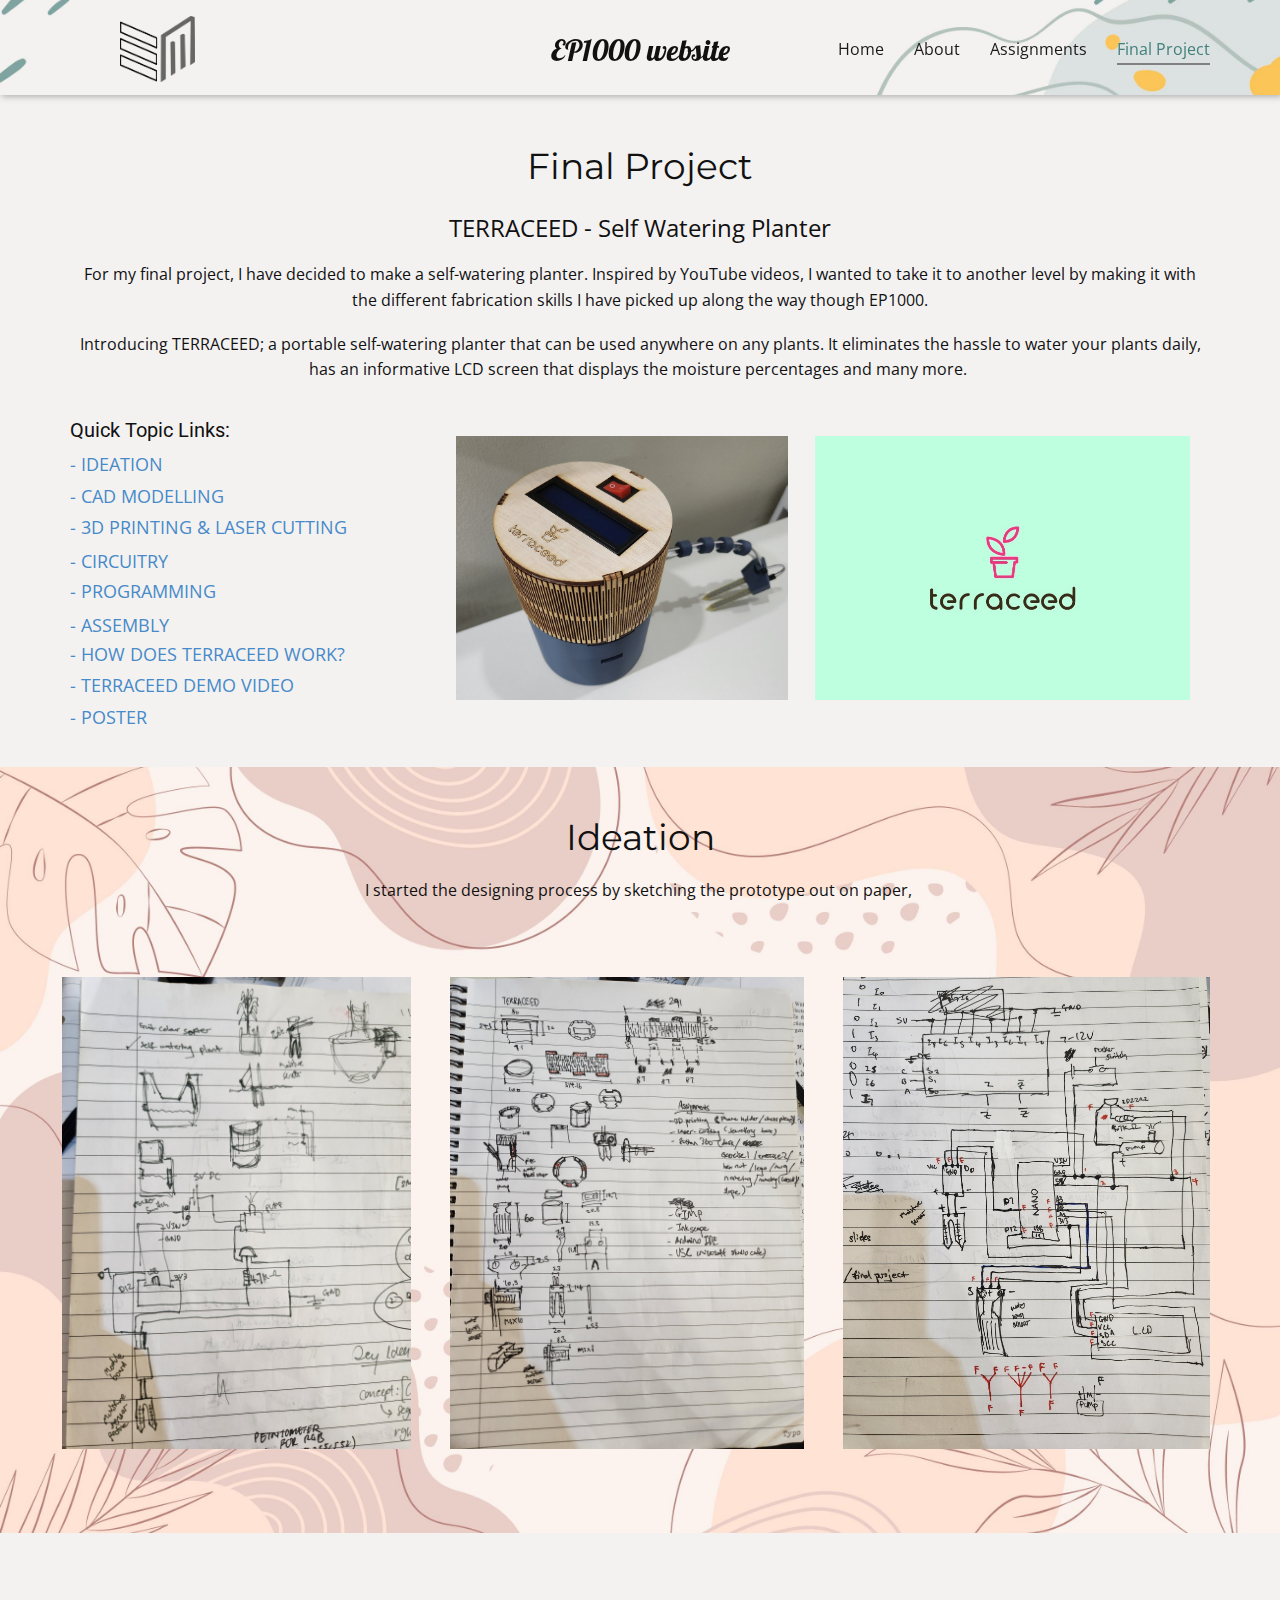
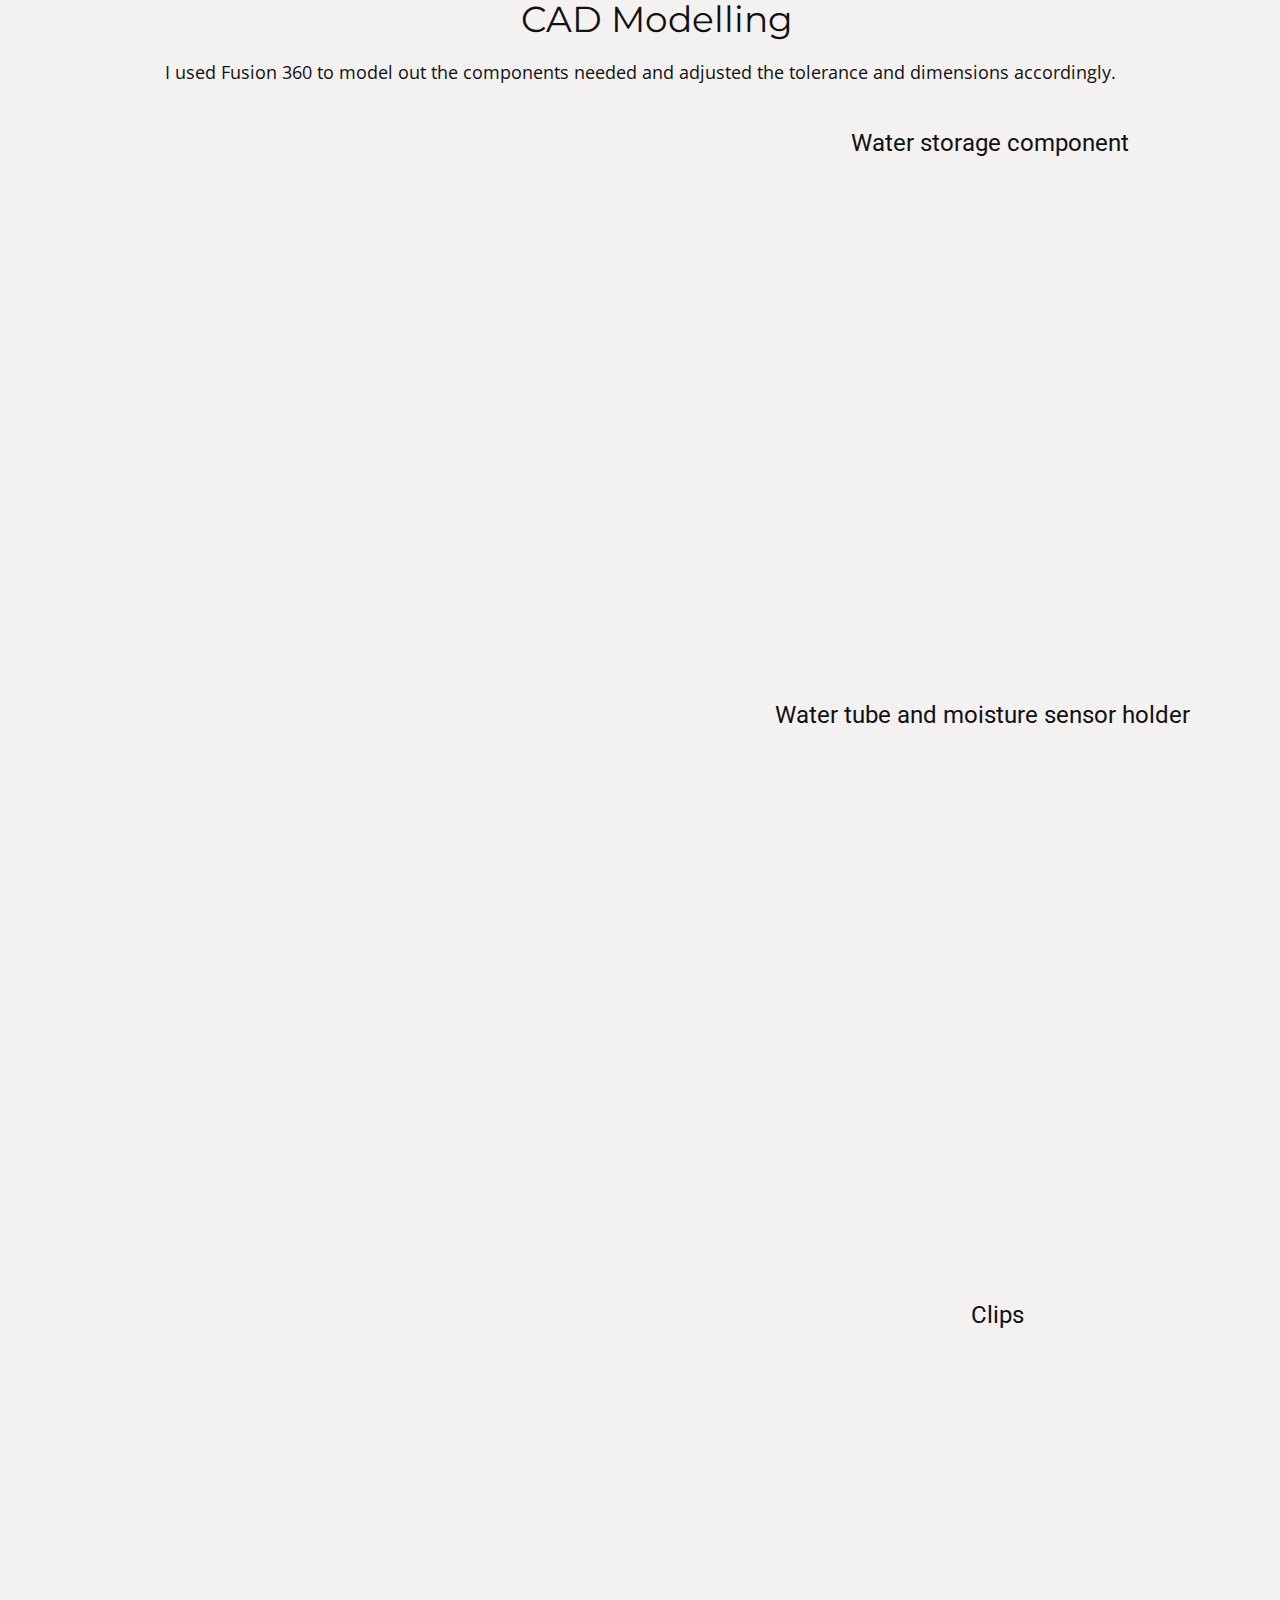
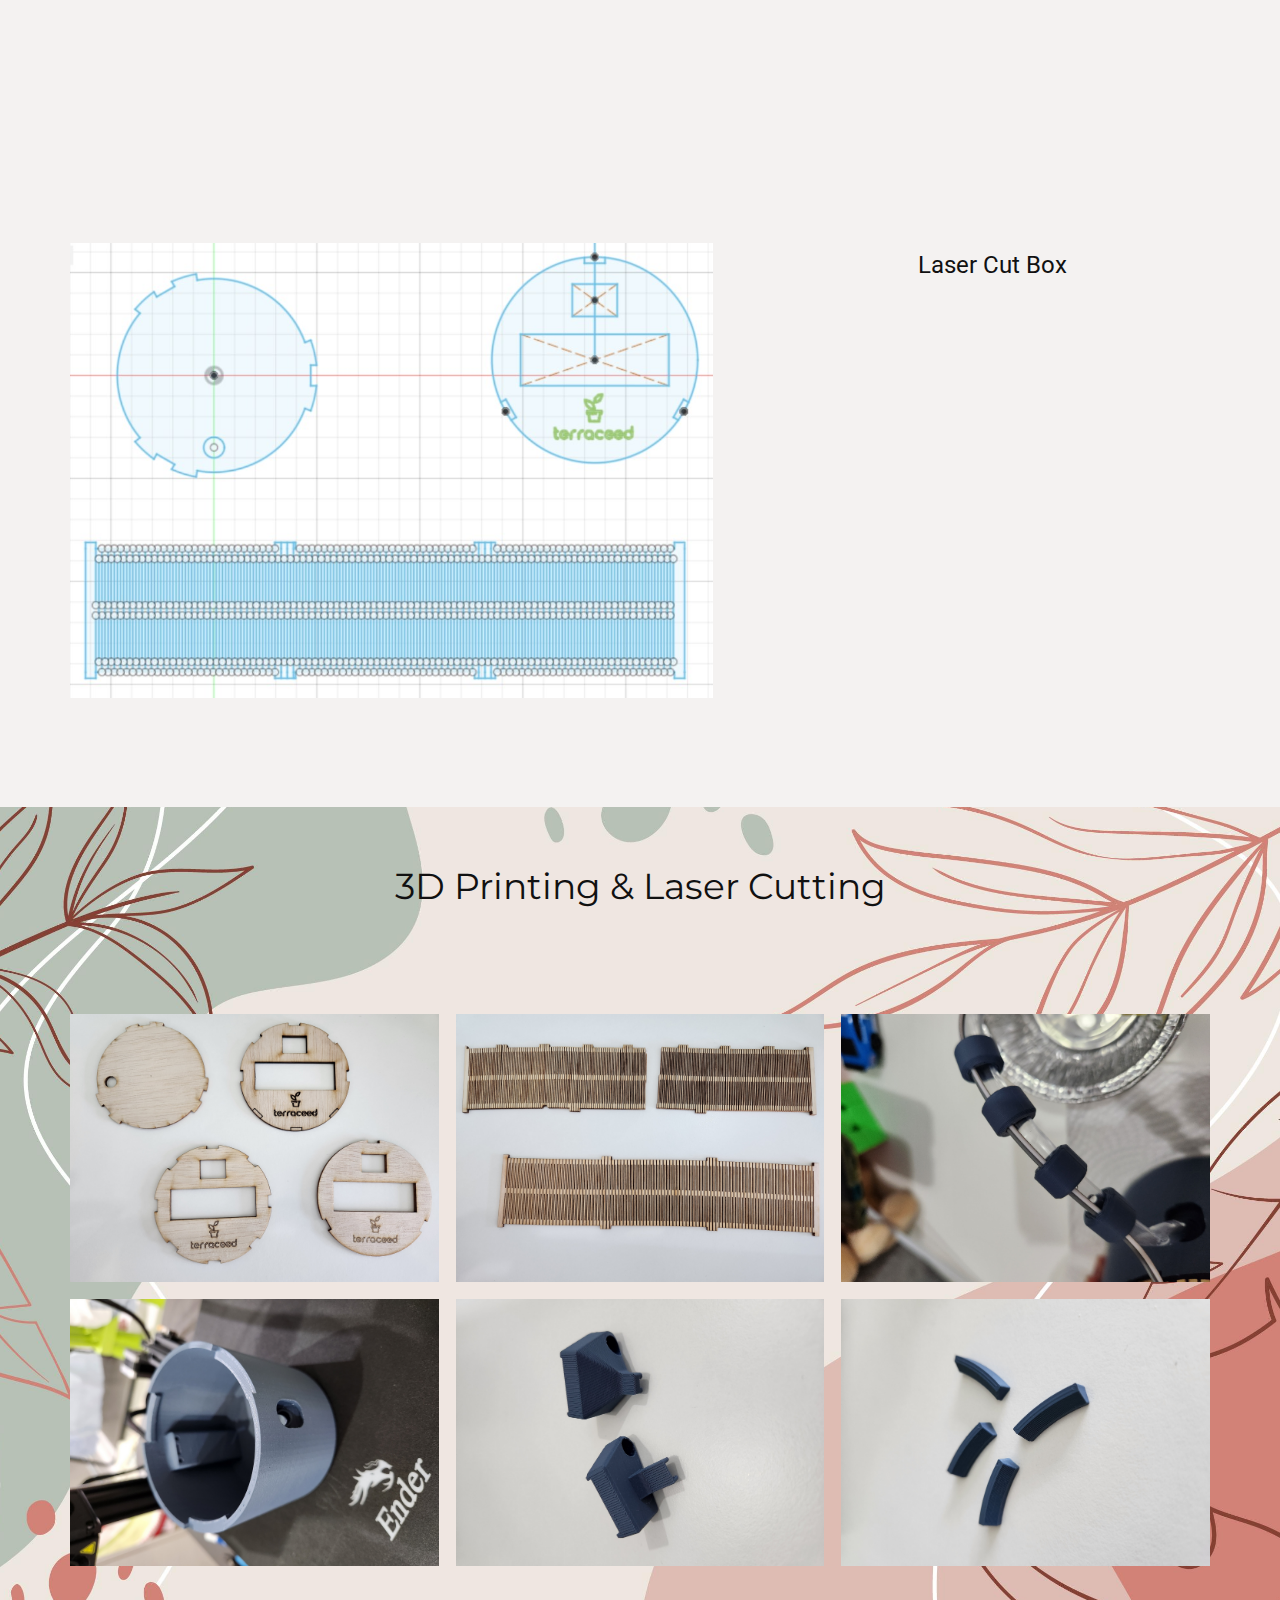
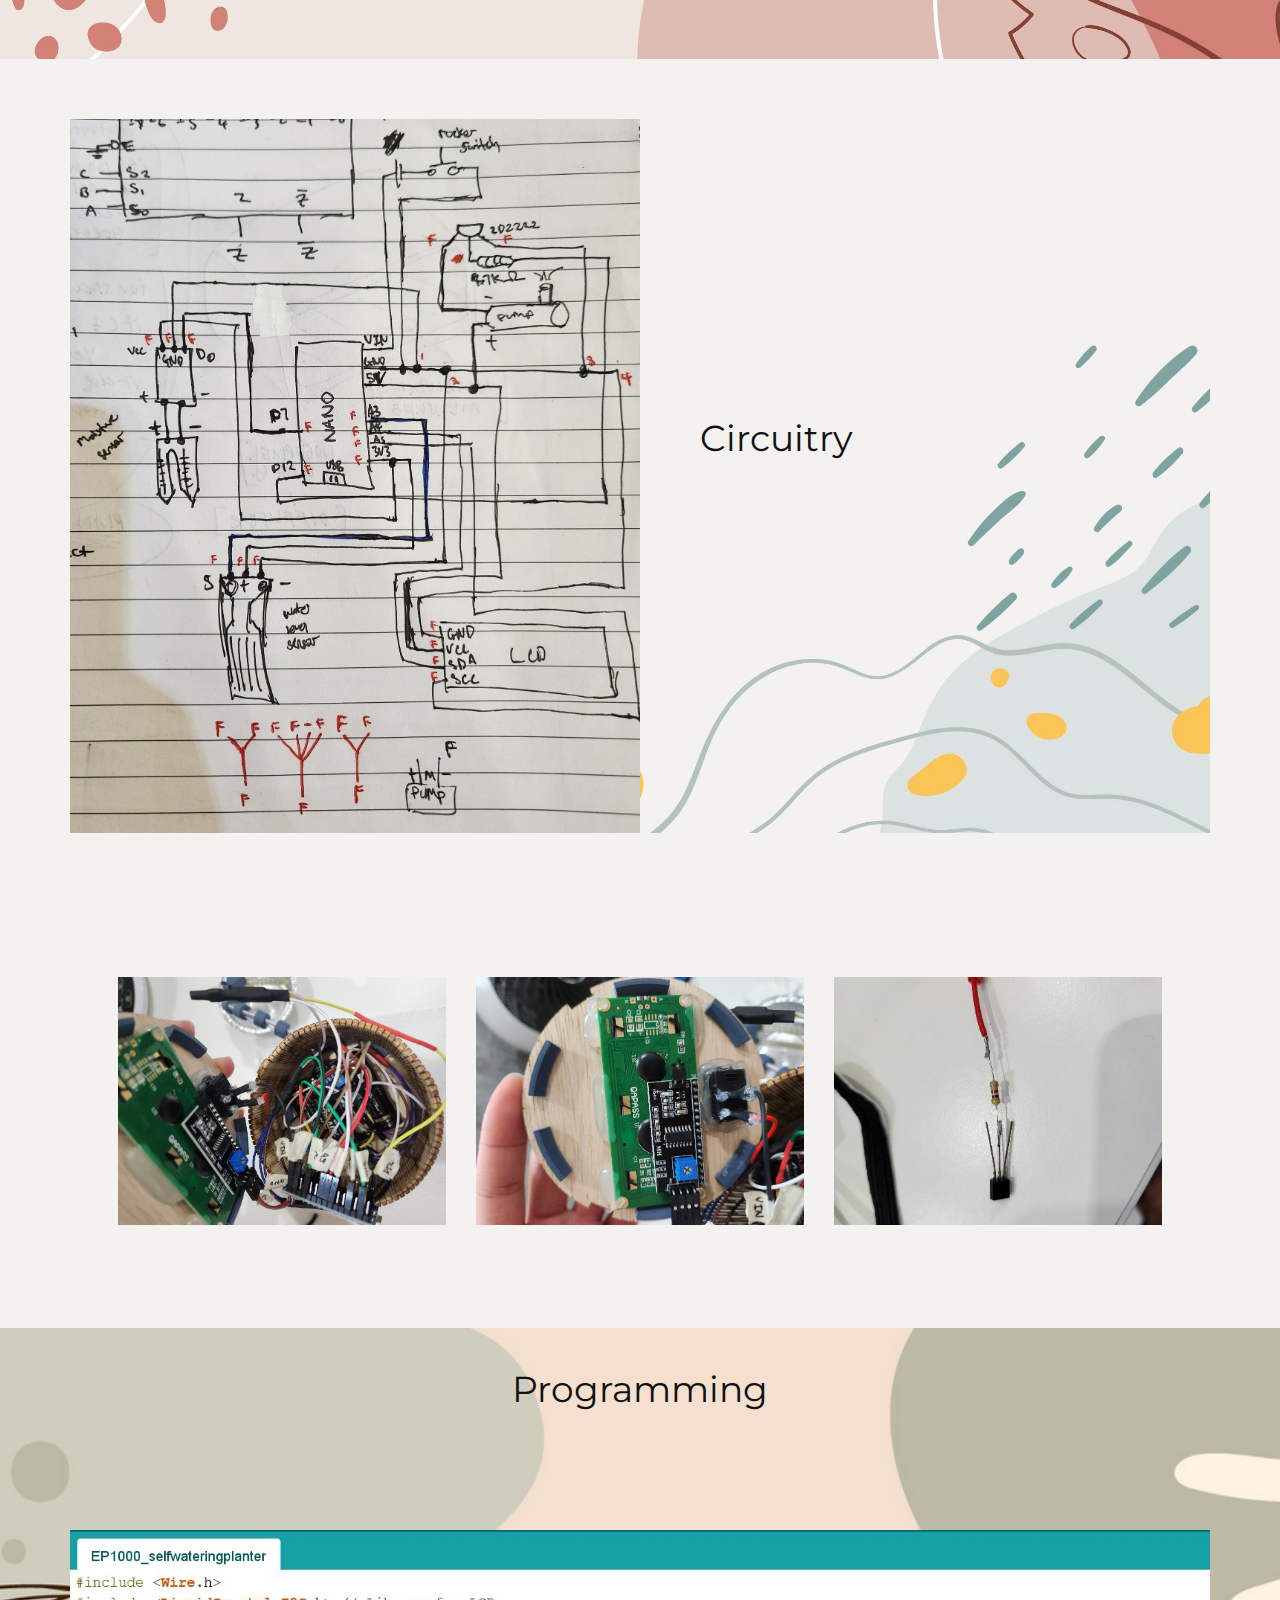
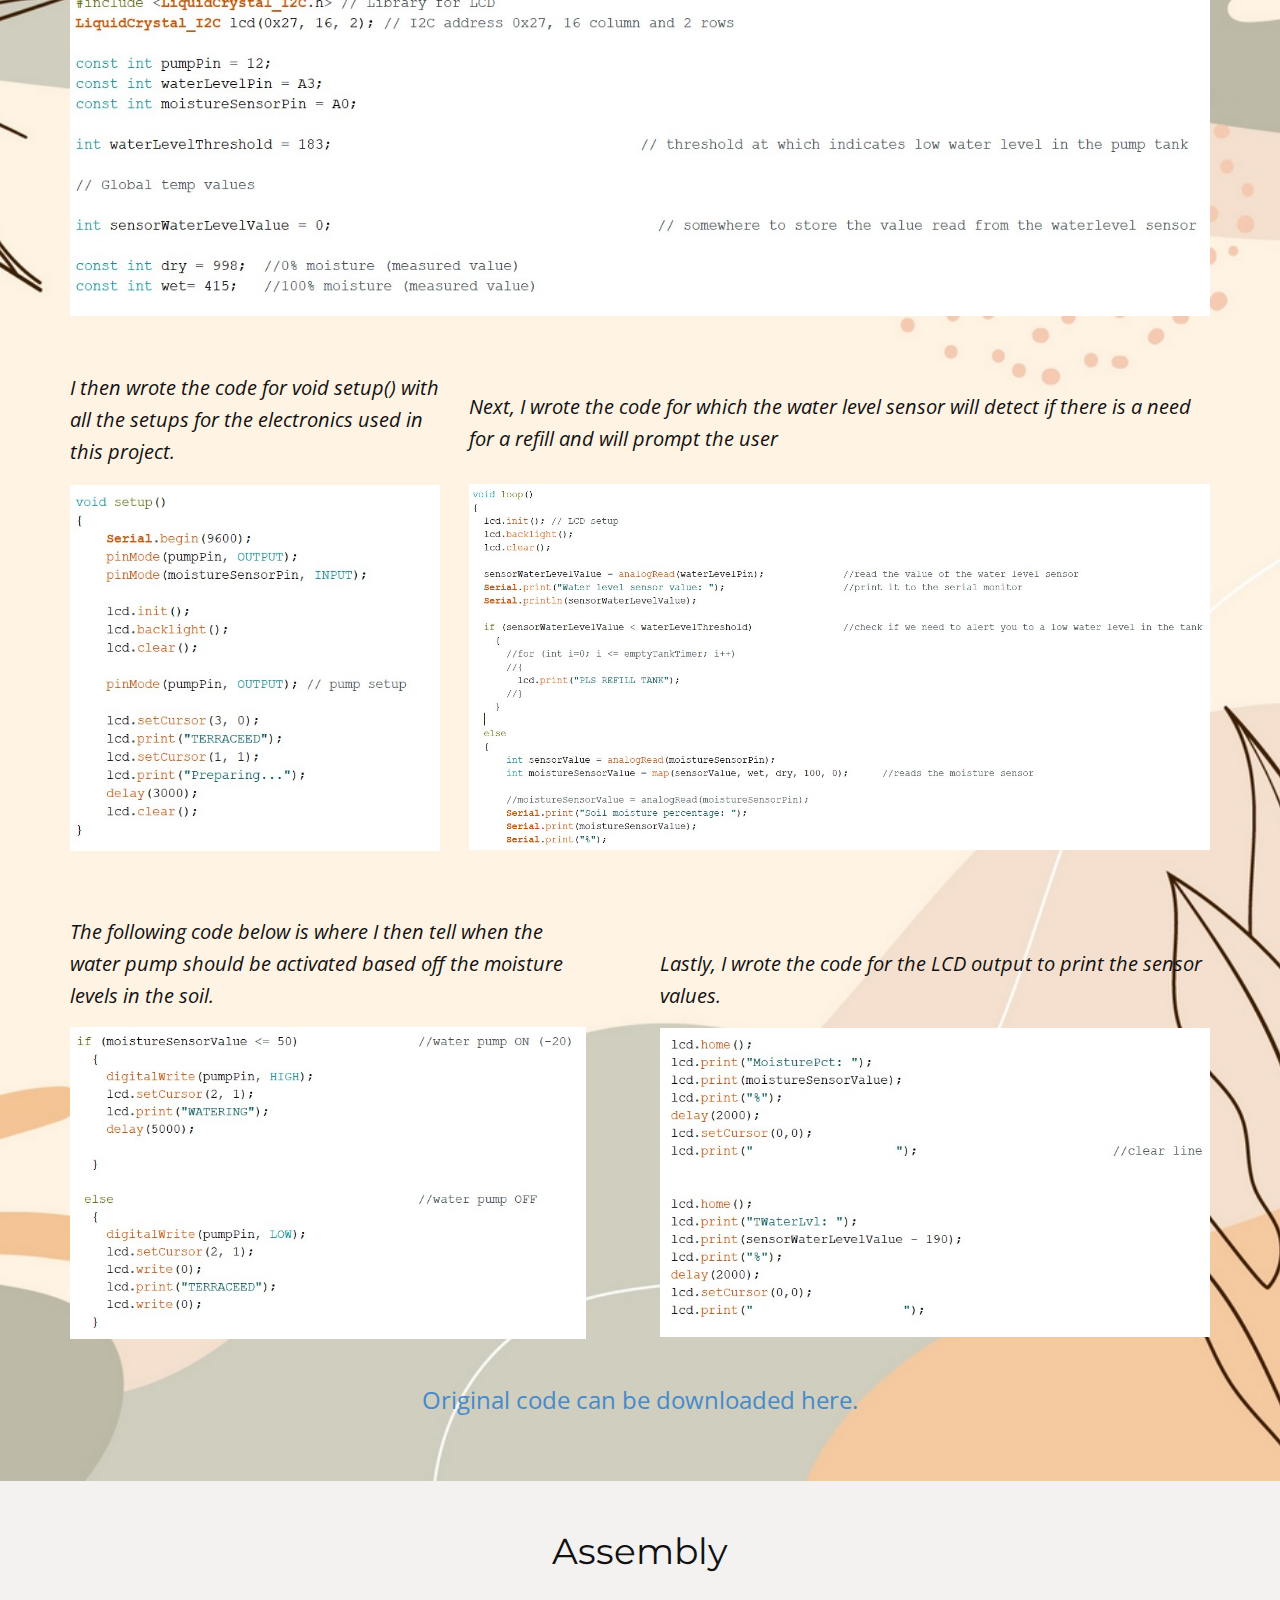
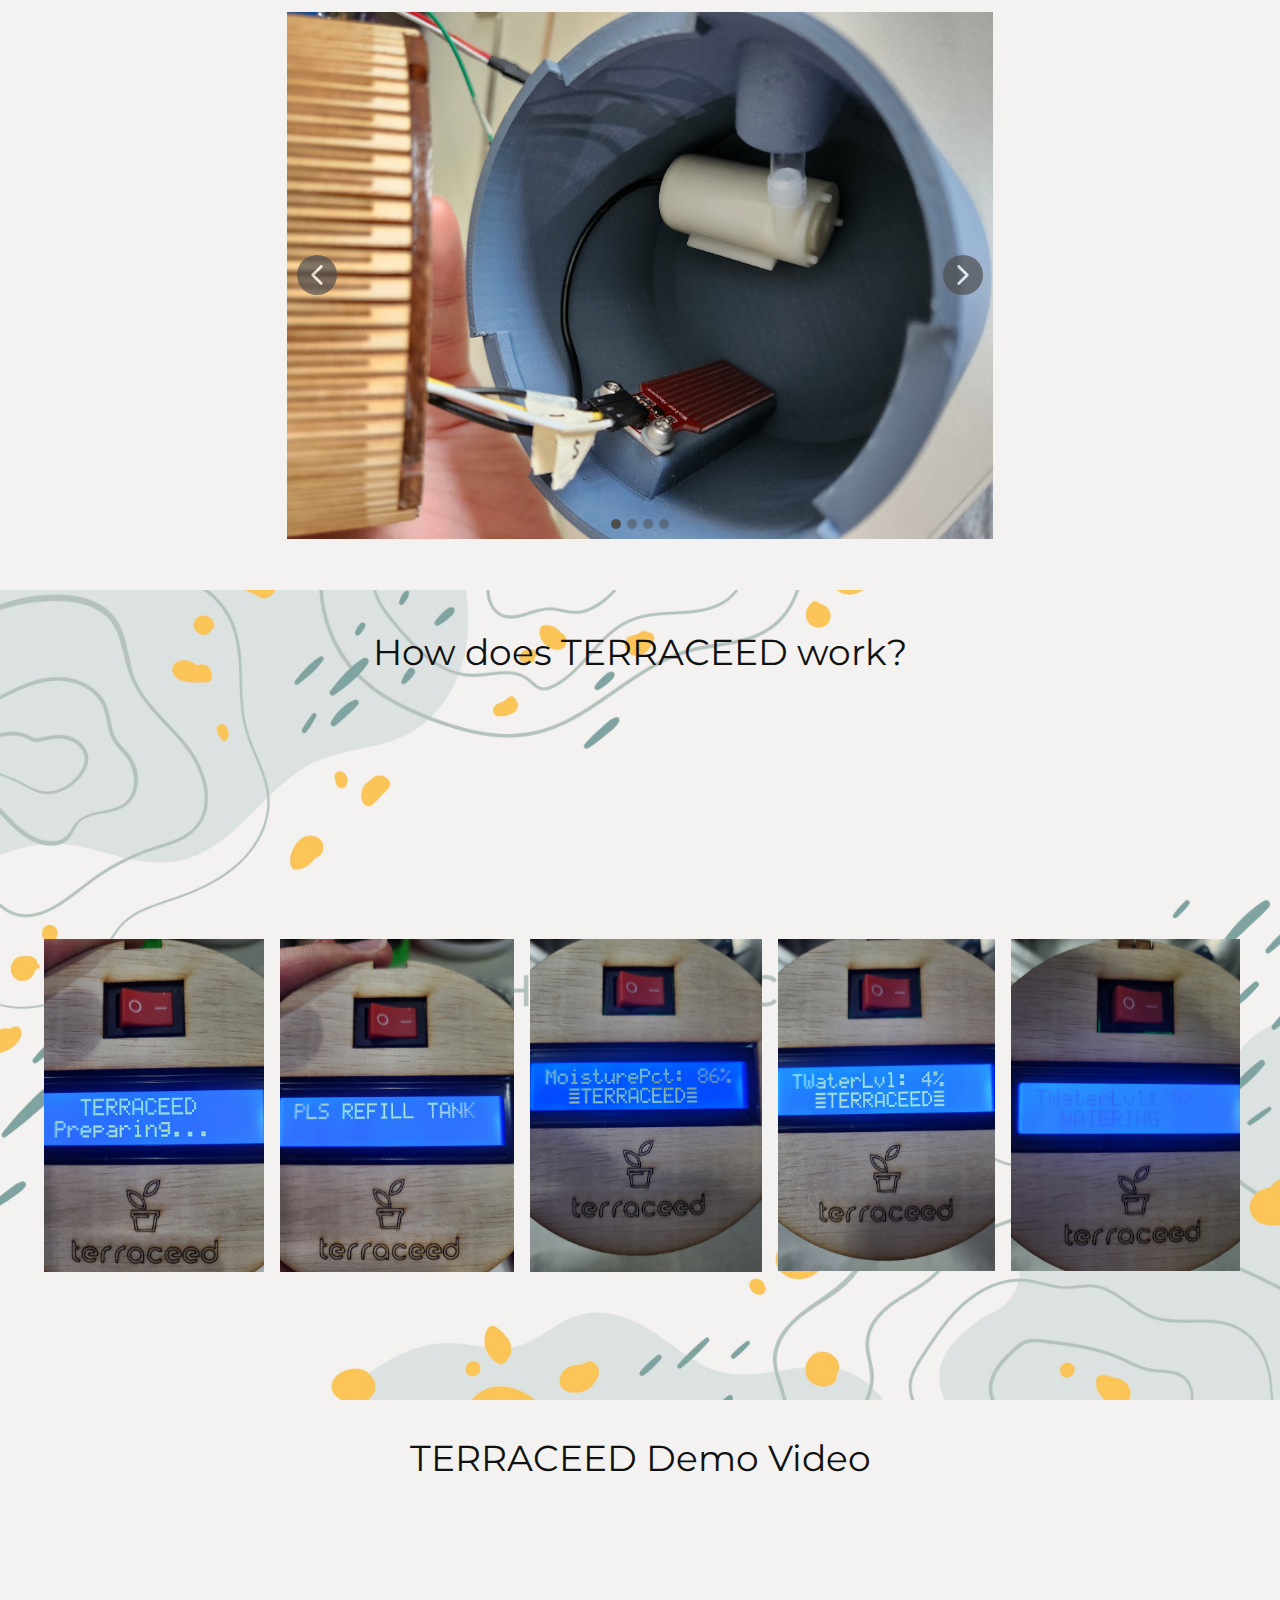
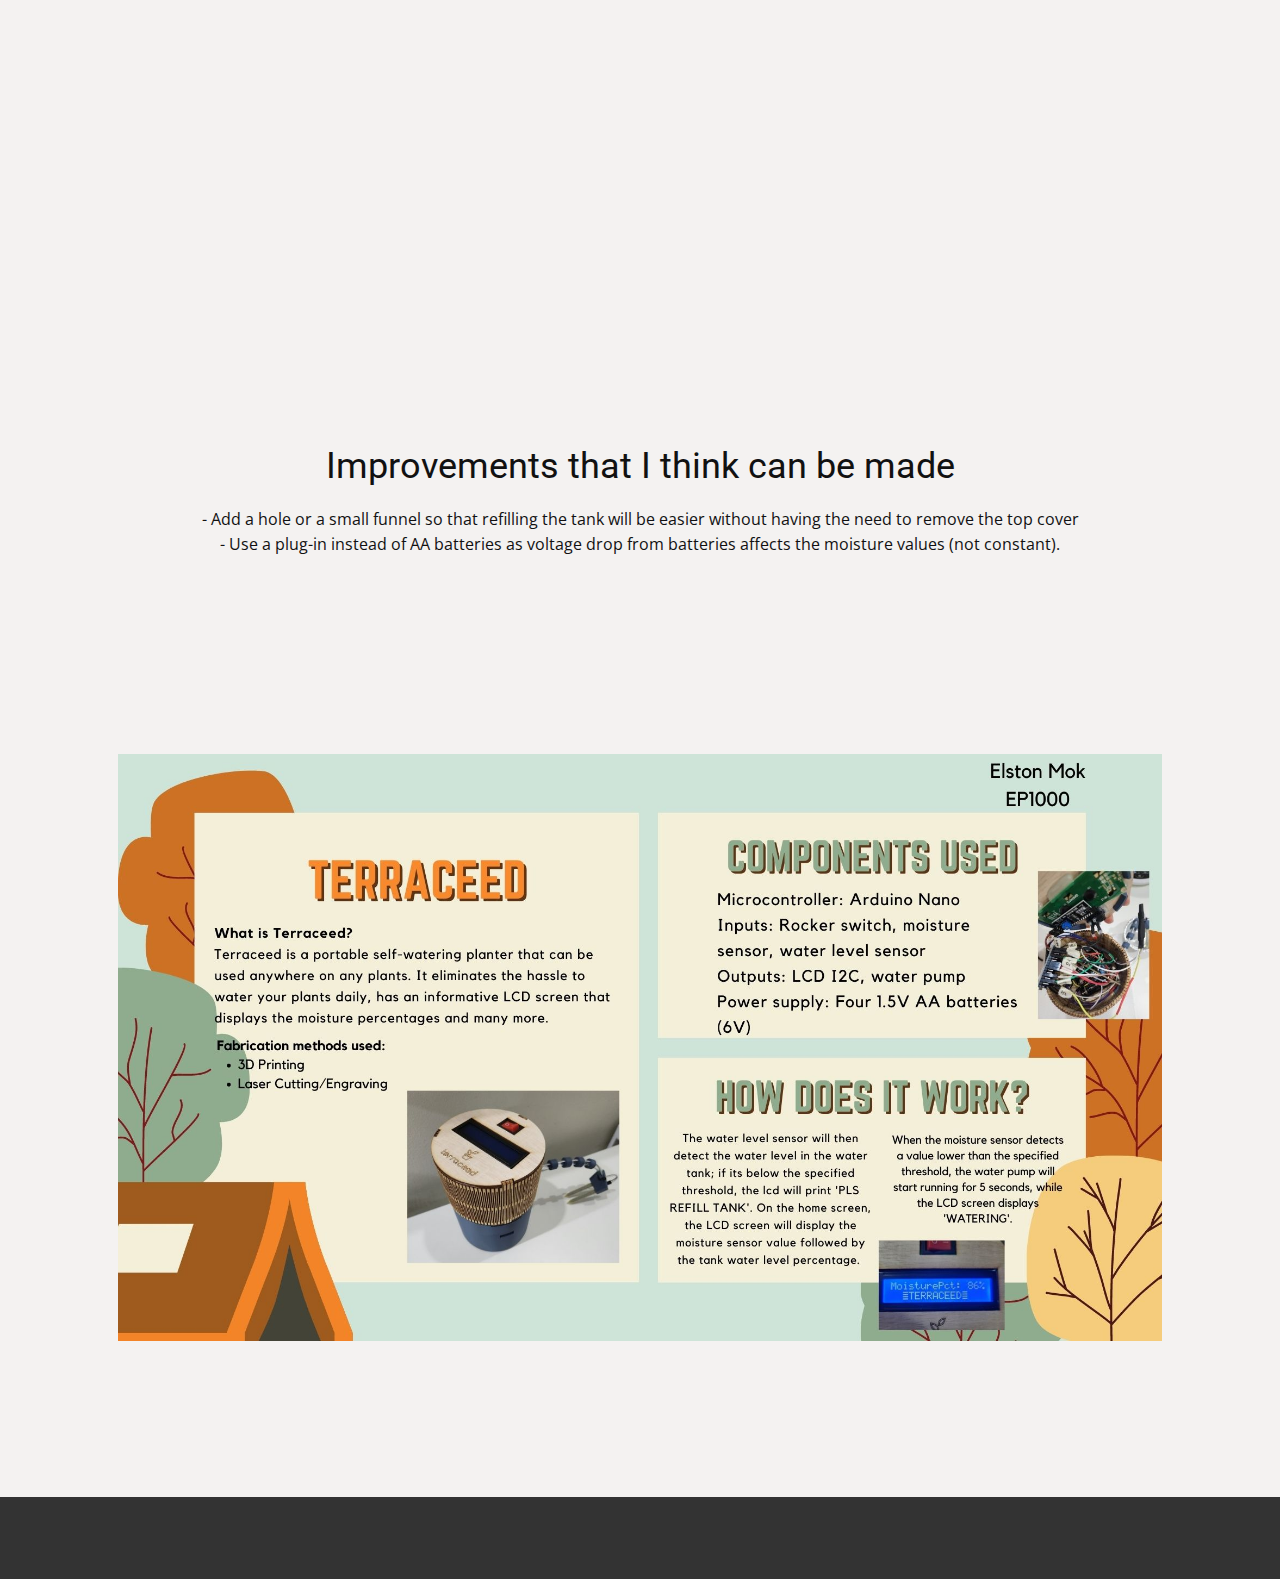
<file: Final-Project.html>
<!DOCTYPE html>
<html style="font-size: 16px;" lang="en"><head>
    <meta name="viewport" content="width=device-width, initial-scale=1.0">
    <meta charset="utf-8">
    <meta name="keywords" content="Coding">
    <meta name="description" content="">
    <title>Final Project</title>
    <link rel="stylesheet" href="nicepage.css" media="screen">
<link rel="stylesheet" href="Final-Project.css" media="screen">
    <script class="u-script" type="text/javascript" src="jquery.js" defer=""></script>
    <script class="u-script" type="text/javascript" src="nicepage.js" defer=""></script>
    <meta name="generator" content="Nicepage 5.5.0, nicepage.com">
    <link id="u-theme-google-font" rel="stylesheet" href="https://fonts.googleapis.com/css?family=Roboto:100,100i,300,300i,400,400i,500,500i,700,700i,900,900i|Open+Sans:300,300i,400,400i,500,500i,600,600i,700,700i,800,800i">
    <link id="u-page-google-font" rel="stylesheet" href="https://fonts.googleapis.com/css?family=Montserrat:100,100i,200,200i,300,300i,400,400i,500,500i,600,600i,700,700i,800,800i,900,900i|Lobster:400">
    
    
    
    
    
    
    
    
    
    
    
    <script type="application/ld+json">{
		"@context": "http://schema.org",
		"@type": "Organization",
		"name": "P2106560 EP1000 website",
		"logo": "images/new.png"
}</script>
    <meta name="theme-color" content="#478ac9">
    <meta property="og:title" content="Final Project">
    <meta property="og:description" content="">
    <meta property="og:type" content="website">
  <meta data-intl-tel-input-cdn-path="intlTelInput/"></head>
  <body class="u-body u-xl-mode" data-lang="en"><header class="u-box-shadow u-clearfix u-header u-image u-sticky u-sticky-0e89 u-header" id="sec-2750" data-animation-name="" data-animation-duration="0" data-animation-delay="0" data-animation-direction="" data-image-width="3000" data-image-height="2000"><div class="u-clearfix u-sheet u-sheet-1">
        <a href="https://nicepage.com" class="u-image u-logo u-image-1" data-image-width="695" data-image-height="611">
          <img src="images/new.png" class="u-logo-image u-logo-image-1">
        </a>
        <h3 class="u-align-center u-custom-font u-font-lobster u-text u-text-default u-text-1">EP1000 website</h3>
        <nav class="u-menu u-menu-dropdown u-offcanvas u-menu-1">
          <div class="menu-collapse" style="font-size: 1rem; letter-spacing: 0px;">
            <a class="u-button-style u-custom-active-border-color u-custom-active-color u-custom-border u-custom-border-color u-custom-border-radius u-custom-borders u-custom-color u-custom-hover-border-color u-custom-hover-color u-custom-left-right-menu-spacing u-custom-padding-bottom u-custom-text-active-color u-custom-text-color u-custom-text-decoration u-custom-text-hover-color u-custom-top-bottom-menu-spacing u-nav-link u-text-active-palette-1-base u-text-hover-palette-2-base" href="#">
              <svg class="u-svg-link" viewBox="0 0 24 24"><use xmlns:xlink="http://www.w3.org/1999/xlink" xlink:href="#menu-hamburger"></use></svg>
              <svg class="u-svg-content" version="1.1" id="menu-hamburger" viewBox="0 0 16 16" x="0px" y="0px" xmlns:xlink="http://www.w3.org/1999/xlink" xmlns="http://www.w3.org/2000/svg"><g><rect y="1" width="16" height="2"></rect><rect y="7" width="16" height="2"></rect><rect y="13" width="16" height="2"></rect>
</g></svg>
            </a>
          </div>
          <div class="u-custom-menu u-nav-container">
            <ul class="u-custom-font u-nav u-spacing-30 u-text-font u-unstyled u-nav-1"><li class="u-nav-item"><a class="u-border-2 u-border-active-grey-50 u-border-no-left u-border-no-right u-border-no-top u-button-style u-nav-link u-text-active-palette-4-dark-2 u-text-grey-90 u-text-hover-grey-40" href="Home.html" style="padding: 6px 0px;">Home</a>
</li><li class="u-nav-item"><a class="u-border-2 u-border-active-grey-50 u-border-no-left u-border-no-right u-border-no-top u-button-style u-nav-link u-text-active-palette-4-dark-2 u-text-grey-90 u-text-hover-grey-40" href="About.html" style="padding: 6px 0px;">About</a>
</li><li class="u-nav-item"><a class="u-border-2 u-border-active-grey-50 u-border-no-left u-border-no-right u-border-no-top u-button-style u-nav-link u-text-active-palette-4-dark-2 u-text-grey-90 u-text-hover-grey-40" href="Assignments.html" style="padding: 6px 0px;">Assignments</a>
</li><li class="u-nav-item"><a class="u-border-2 u-border-active-grey-50 u-border-no-left u-border-no-right u-border-no-top u-button-style u-nav-link u-text-active-palette-4-dark-2 u-text-grey-90 u-text-hover-grey-40" href="Final-Project.html" style="padding: 6px 0px;">Final Project</a>
</li></ul>
          </div>
          <div class="u-custom-menu u-nav-container-collapse">
            <div class="u-black u-container-style u-inner-container-layout u-opacity u-opacity-95 u-sidenav">
              <div class="u-inner-container-layout u-sidenav-overflow">
                <div class="u-menu-close"></div>
                <ul class="u-align-center u-nav u-popupmenu-items u-unstyled u-nav-2"><li class="u-nav-item"><a class="u-button-style u-nav-link" href="Home.html">Home</a>
</li><li class="u-nav-item"><a class="u-button-style u-nav-link" href="About.html">About</a>
</li><li class="u-nav-item"><a class="u-button-style u-nav-link" href="Assignments.html">Assignments</a>
</li><li class="u-nav-item"><a class="u-button-style u-nav-link" href="Final-Project.html">Final Project</a>
</li></ul>
              </div>
            </div>
            <div class="u-black u-menu-overlay u-opacity u-opacity-70"></div>
          </div>
        </nav>
      </div></header>
    <section class="u-clearfix u-image u-section-1" id="sec-4e5a" data-image-width="628" data-image-height="280">
      <div class="u-clearfix u-sheet u-sheet-1">
        <h2 class="u-align-center u-custom-font u-font-montserrat u-text u-text-default u-text-1">Final Project</h2>
        <h4 class="u-align-center u-custom-font u-text u-text-default u-text-font u-text-2">TERRACEED - Self Watering Planter</h4>
        <p class="u-align-center u-text u-text-default u-text-3">For my final project, I have decided to make a self-watering planter. Inspired by YouTube videos, I wanted to take it to another level by making it with the different fabrication skills I have picked up along the way though EP1000.</p>
        <p class="u-align-center u-text u-text-default u-text-4">Introducing TERRACEED; a portable self-watering planter that can be used anywhere on any plants. It eliminates the hassle to water your plants daily, has an informative LCD screen that displays the moisture percentages and many more.&nbsp;</p>
        <h5 class="u-align-center u-text u-text-default u-text-5">Quick Topic Links:&nbsp;&nbsp;</h5>
        <img class="u-image u-image-default u-image-1" src="images/terraceed.jpg" alt="" data-image-width="745" data-image-height="559">
        <p class="u-align-left u-text u-text-6">
          <a class="u-active-none u-border-none u-btn u-button-link u-button-style u-hover-none u-none u-text-palette-1-base u-btn-1" href="Final-Project.html#sec-a185">- IDEATION</a>
          <br>
        </p>
        <p class="u-align-left u-text u-text-default u-text-7">
          <a class="u-active-none u-border-none u-btn u-button-link u-button-style u-hover-none u-none u-text-palette-1-base u-btn-2" href="Final-Project.html#sec-d589">- CAD MODELLING</a>
        </p>
        <p class="u-align-left u-text u-text-default u-text-8">
          <a class="u-active-none u-border-none u-btn u-button-link u-button-style u-hover-none u-none u-text-palette-1-base u-btn-3" href="Final-Project.html#sec-ad69">- 3D PRINTING &amp; LASER CUTTING</a>
        </p>
        <p class="u-align-left u-text u-text-default u-text-9">
          <a class="u-active-none u-border-none u-btn u-button-link u-button-style u-hover-none u-none u-text-palette-1-base u-btn-4" href="Final-Project.html#sec-0da5">- CIRCUITRY<span style="font-size: 1.125rem;"></span>
          </a>
        </p>
        <p class="u-align-left u-text u-text-default u-text-10">
          <a class="u-active-none u-border-none u-btn u-button-link u-button-style u-hover-none u-none u-text-palette-1-base u-btn-5" href="Final-Project.html#sec-a1a6">- PROGRAMMING </a>
        </p>
        <p class="u-align-left u-text u-text-default u-text-11">
          <a class="u-active-none u-border-none u-btn u-button-link u-button-style u-hover-none u-none u-text-palette-1-base u-btn-6" href="Final-Project.html#sec-b321">- ASSEMBLY</a>
        </p>
        <p class="u-align-left u-text u-text-default u-text-12">
          <a class="u-active-none u-border-none u-btn u-button-link u-button-style u-hover-none u-none u-text-palette-1-base u-btn-7" href="Final-Project.html#carousel-d2d5">- HOW DOES TERRACEED WORK? </a>
        </p>
        <p class="u-align-left u-text u-text-default u-text-13">
          <a class="u-active-none u-border-none u-btn u-button-link u-button-style u-hover-none u-none u-text-palette-1-base u-btn-8" href="Final-Project.html#sec-47d2">- TERRACEED DEMO VIDEO</a>
        </p>
        <img class="u-image u-image-default u-image-2" src="images/20230301_014112.jpg" alt="" data-image-width="2999" data-image-height="2436">
        <p class="u-align-left u-text u-text-default u-text-14">
          <a class="u-active-none u-border-none u-btn u-button-link u-button-style u-hover-none u-none u-text-palette-1-base u-btn-9" href="Final-Project.html#sec-7e74">- POSTER</a>
        </p>
      </div>
    </section>
    <section class="u-align-center u-clearfix u-image u-section-2" id="sec-a185" data-image-width="3000" data-image-height="2000">
      <div class="u-clearfix u-sheet u-sheet-1">
        <h2 class="u-custom-font u-font-montserrat u-text u-text-default u-text-1">Ideation</h2>
        <p class="u-text u-text-2">I started the designing process by sketching the prototype out on paper,&nbsp;</p>
        <div class="u-rotation-parent u-rotation-parent-1">
          <img class="u-image u-image-default u-rotate-90 u-image-1" src="images/20230220_171502.jpg" alt="" data-image-width="4000" data-image-height="3000">
        </div>
        <div class="u-rotation-parent u-rotation-parent-2">
          <img class="u-image u-image-default u-rotate-90 u-image-2" src="images/20230220_171448.jpg" alt="" data-image-width="4000" data-image-height="3000">
        </div>
        <div class="u-rotation-parent u-rotation-parent-3">
          <img class="u-image u-image-default u-rotate-90 u-image-3" src="images/20230220_171530.jpg" alt="" data-image-width="4000" data-image-height="3000">
        </div>
      </div>
    </section>
    <section class="u-clearfix u-image u-section-3" id="sec-d589" data-image-width="628" data-image-height="280">
      <div class="u-clearfix u-custom-html u-expanded-width u-custom-html-1"></div>
      <h2 class="u-custom-font u-font-montserrat u-text u-text-default u-text-1">CAD Modelling</h2>
      <p class="u-align-center u-large-text u-text u-text-variant u-text-2">I used Fusion 360 to model out the components needed and adjusted the tolerance and dimensions accordingly.</p>
      <div class="u-clearfix u-custom-html u-custom-html-2">
        <style></style>
        <p>
          <iframe src="https://ichat2294.autodesk360.com/shares/public/SH35dfcQT936092f0e430aa298c1dcf4ecf7?mode=embed" width="640" height="480" allowfullscreen="true" webkitallowfullscreen="true" mozallowfullscreen="true" frameborder="0"></iframe>
        </p>
      </div>
      <h4 class="u-align-center u-text u-text-3">Water storage component</h4>
      <p class="u-align-center u-text u-text-4" data-animation-name="customAnimationIn" data-animation-duration="1000">This part will act as a water tank to store water, with the water level sensor and water pump inside.</p>
      <div class="u-clearfix u-custom-html u-custom-html-3">
        <style></style>
        <p>
          <iframe src="https://ichat2294.autodesk360.com/shares/public/SH35dfcQT936092f0e4388d0a4fd9c1d6f06?mode=embed" width="640" height="480" allowfullscreen="true" webkitallowfullscreen="true" mozallowfullscreen="true" frameborder="0"></iframe>
        </p>
      </div>
      <h4 class="u-align-center u-text u-text-5">Water tube and moisture sensor holder</h4>
      <p class="u-align-center u-text u-text-6" data-animation-name="customAnimationIn" data-animation-duration="1000">This part ensures that the moisutre sensor and the connecting water tube stays in place.</p>
      <div class="u-clearfix u-custom-html u-custom-html-4">
        <style></style>
        <p>
          <iframe src="https://ichat2294.autodesk360.com/shares/public/SH35dfcQT936092f0e43449f8f3b55fcc797?mode=embed" width="640" height="480" allowfullscreen="true" webkitallowfullscreen="true" mozallowfullscreen="true" frameborder="0"></iframe>
        </p>
      </div>
      <h4 class="u-align-center u-text u-text-7">Clips</h4>
      <p class="u-align-center u-text u-text-8" data-animation-name="customAnimationIn" data-animation-duration="1000">The clips which will be 3D printed is used to hold the moisture sensor wire and the water tube together so it will look neater.</p>
      <img class="u-image u-image-default u-image-1" src="images/Screenshot2023-02-28142755.jpg" alt="" data-image-width="993" data-image-height="703">
      <h4 class="u-align-center u-text u-text-9">Laser Cut Box&nbsp;</h4>
      <p class="u-align-center u-text u-text-10" data-animation-name="customAnimationIn" data-animation-duration="1000">This box will hold all the electronics including the Arduino Nano and the LCD I2C.</p>
    </section>
    <section class="u-align-center u-clearfix u-image u-section-4" id="sec-ad69" data-image-width="3000" data-image-height="2000">
      <div class="u-clearfix u-sheet u-sheet-1">
        <h2 class="u-custom-font u-font-montserrat u-text u-text-default u-text-1">3D Printing &amp; Laser Cutting</h2>
        <p class="u-align-center u-text u-text-2" data-animation-name="customAnimationIn" data-animation-duration="1000">After the 3D modelling was done in Fusion 360, I then started 3D printing and laser cutting my components. I made multiple prototypes as some of them either failed or broke as they were too flimsy.</p>
        <div class="u-expanded-width u-gallery u-layout-grid u-lightbox u-show-text-on-hover u-gallery-1">
          <div class="u-gallery-inner u-gallery-inner-1">
            <div class="u-effect-fade u-gallery-item u-shape-rectangle">
              <div class="u-back-slide" data-image-width="4000" data-image-height="3000">
                <img class="u-back-image u-expanded" src="images/20230223_151726.jpg">
              </div>
              <div class="u-container-align-center u-over-slide u-shading u-over-slide-1">
                <h3 class="u-align-center u-gallery-heading" style="width: 213px; margin-right: auto; margin-left: auto;"></h3>
                <p class="u-align-center u-gallery-text" style="margin-top: 100px; width: 213px; margin-right: auto; margin-left: auto;">I used scoring to make the 'TERRACEED' wording &amp; logo</p>
              </div>
            </div>
            <div class="u-effect-fade u-gallery-item u-shape-rectangle">
              <div class="u-back-slide" data-image-width="4000" data-image-height="3000">
                <img class="u-back-image u-expanded" src="images/20230223_152045.jpg">
              </div>
              <div class="u-container-align-center u-over-slide u-shading u-over-slide-2">
                <h3 class="u-align-center u-gallery-heading" style="width: 213px; margin-right: auto; margin-left: auto;"></h3>
                <p class="u-align-center u-gallery-text" style="margin-top: 100px; width: 213px; margin-right: auto; margin-left: auto;">laser cut living hinge prototypes</p>
              </div>
            </div>
            <div class="u-effect-fade u-gallery-item u-shape-rectangle">
              <div class="u-back-slide" data-image-width="4000" data-image-height="3000">
                <img class="u-back-image u-expanded" src="images/20230228_203020.jpg">
              </div>
              <div class="u-container-align-center u-over-slide u-shading u-over-slide-3">
                <h3 class="u-align-center u-gallery-heading" style="width: 213px; margin-right: auto; margin-left: auto;"></h3>
                <p class="u-align-center u-gallery-text" style="margin-top: 100px; width: 213px; margin-right: auto; margin-left: auto;">3D printed clips</p>
              </div>
            </div>
            <div class="u-effect-fade u-gallery-item u-shape-rectangle u-gallery-item-4">
              <div class="u-back-slide" data-image-width="4000" data-image-height="3000">
                <img class="u-back-image u-expanded" src="images/20230215_214338.jpg">
              </div>
              <div class="u-container-align-center u-over-slide u-shading u-over-slide-4">
                <h3 class="u-align-center u-gallery-heading" style="width: 213px; margin-right: auto; margin-left: auto;"></h3>
                <p class="u-align-center u-gallery-text" style="margin-top: 100px; width: 213px; margin-right: auto; margin-left: auto;">15hr print time for the water tank</p>
              </div>
            </div>
            <div class="u-effect-fade u-gallery-item u-shape-rectangle u-gallery-item-5">
              <div class="u-back-slide" data-image-width="4000" data-image-height="3000">
                <img class="u-back-image u-expanded" src="images/20230223_184231.jpg">
              </div>
              <div class="u-container-align-center u-over-slide u-shading u-over-slide-5">
                <h3 class="u-align-center u-gallery-heading" style="width: 213px; margin-right: auto; margin-left: auto;"></h3>
                <p class="u-align-center u-gallery-text" style="margin-top: 100px; width: 213px; margin-right: auto; margin-left: auto;">3D printed water tube and moisture sensor holder</p>
              </div>
            </div>
            <div class="u-effect-fade u-gallery-item u-shape-rectangle">
              <div class="u-back-slide" data-image-width="4000" data-image-height="3000">
                <img class="u-back-image u-expanded" src="images/20230223_161043.jpg">
              </div>
              <div class="u-container-align-center u-over-slide u-shading u-over-slide-6">
                <h3 class="u-align-center u-gallery-heading" style="width: 213px; margin-right: auto; margin-left: auto;"></h3>
                <p class="u-align-center u-gallery-text" style="margin-top: 100px; width: 213px; margin-right: auto; margin-left: auto;">3D printed guides for circular laser cut box</p>
              </div>
            </div>
          </div>
        </div>
      </div>
    </section>
    <section class="u-align-center u-clearfix u-image u-section-5" id="sec-0da5" data-image-width="628" data-image-height="280">
      <div class="u-clearfix u-sheet u-sheet-1">
        <div class="u-clearfix u-expanded-width u-gutter-0 u-layout-wrap u-layout-wrap-1">
          <div class="u-layout" style="">
            <div class="u-layout-row" style="">
              <div class="u-align-left u-container-style u-image u-layout-cell u-left-cell u-size-30 u-size-xs-60 u-image-1" src="" data-image-width="2513" data-image-height="3135">
                <div class="u-container-layout u-container-layout-1" src=""></div>
              </div>
              <div class="u-align-left u-container-style u-image u-layout-cell u-right-cell u-size-30 u-size-xs-60 u-image-2" data-image-width="3000" data-image-height="2000">
                <div class="u-container-layout u-container-layout-2">
                  <h2 class="u-custom-font u-font-montserrat u-text u-text-default u-text-1">Circuitry</h2>
                  <p class="u-text u-text-2" data-animation-name="customAnimationIn" data-animation-duration="1000">This is the hand drawn circuit diagram of my project, with four 1.5V batteries (6V in total) connected to the Vin pin of tthe Arduino Nano.&nbsp;</p>
                </div>
              </div>
            </div>
          </div>
        </div>
        <p class="u-align-center u-text u-text-3" data-animation-name="customAnimationIn" data-animation-duration="1000" data-animation-direction="">I soldered some Y-cables, a 4.7k resistor to the transistor then used heat shrink to cover up and protect the exposed wirings.</p>
        <div class="u-gallery u-layout-grid u-lightbox u-no-transition u-show-text-on-hover u-gallery-1">
          <div class="u-gallery-inner u-gallery-inner-1">
            <div class="u-effect-fade u-effect-hover-zoom u-gallery-item u-shape-rectangle" data-animation-name="" data-animation-duration="0" data-animation-delay="0" data-animation-direction="">
              <div class="u-back-slide">
                <img class="u-back-image u-expanded" src="images/20230228_213108.jpg" data-image-width="4000" data-image-height="3000">
              </div>
              <div class="u-over-slide u-shading u-over-slide-1">
                <h3 class="u-gallery-heading"></h3>
                <p class="u-gallery-text" style="margin-top: 100px;">the inside compartment where all the electrical wiring is stored</p>
              </div>
            </div>
            <div class="u-effect-fade u-effect-hover-zoom u-gallery-item u-shape-rectangle" data-animation-name="" data-animation-duration="0" data-animation-delay="0" data-animation-direction="">
              <div class="u-back-slide">
                <img class="u-back-image u-expanded" src="images/20230228_215624.jpg" data-image-width="4000" data-image-height="3000">
              </div>
              <div class="u-over-slide u-shading u-over-slide-2">
                <h3 class="u-gallery-heading"></h3>
                <p class="u-gallery-text" style="margin-top: 100px;">I used hot glue to secure the LCD and rocker switch to the top piece</p>
              </div>
            </div>
            <div class="u-effect-fade u-effect-hover-zoom u-gallery-item u-shape-rectangle" data-animation-name="" data-animation-duration="0" data-animation-delay="0" data-animation-direction="">
              <div class="u-back-slide">
                <img class="u-back-image u-expanded" src="images/20230213_213658.jpg" data-image-width="4000" data-image-height="3000">
              </div>
              <div class="u-over-slide u-shading u-over-slide-3">
                <h3 class="u-gallery-heading"></h3>
                <p class="u-gallery-text" style="margin-top: 100px;">soldered the 4.7k resistor to the transistor</p>
              </div>
            </div>
          </div>
        </div>
      </div>
    </section>
    <section class="u-clearfix u-image u-section-6" id="sec-a1a6" data-image-width="3000" data-image-height="2000">
      <div class="u-clearfix u-sheet u-sheet-1">
        <h2 class="u-align-center u-custom-font u-font-montserrat u-text u-text-default u-text-1">Programming</h2>
        <p class="u-large-text u-text u-text-variant u-text-2" data-animation-name="customAnimationIn" data-animation-duration="1000">To start the arduino code, I placed the libraries I would be using.&nbsp;Next, I input the variables that I would be using in this code.<br>
        </p>
        <img class="u-expanded-width u-image u-image-default u-image-1" src="images/Screenshot2023-02-27211505.jpg" alt="" data-image-width="1465" data-image-height="496">
        <p class="u-large-text u-text u-text-variant u-text-3">I then wrote the code for void setup() with all the setups for the electronics used in this project.</p>
        <p class="u-large-text u-text u-text-variant u-text-4">Next, I wrote the code for which the water level sensor will detect if there is a need for a refill and will prompt the user</p>
        <img class="u-image u-image-contain u-image-default u-image-2" src="images/Screenshot2023-02-27215306.jpg" alt="" data-image-width="1452" data-image-height="717">
        <img class="u-image u-image-contain u-image-default u-image-3" src="images/Screenshot2023-02-27211636.jpg" alt="" data-image-width="529" data-image-height="523">
        <p class="u-large-text u-text u-text-variant u-text-5">The following code below is where I then tell when the water pump should be activated based off the moisture levels in the soil.</p>
        <p class="u-large-text u-text u-text-variant u-text-6">Lastly, I wrote the code for the LCD output to print the sensor values.</p>
        <img class="u-image u-image-contain u-image-default u-image-4" src="images/Screenshot2023-02-27215638.jpg" alt="" data-image-width="808" data-image-height="454">
        <img class="u-image u-image-contain u-image-default u-image-5" src="images/Screenshot2023-02-27215620.jpg" alt="" data-image-width="765" data-image-height="463">
        <p class="u-align-center u-text u-text-7">
          <a class="u-active-none u-border-none u-btn u-button-link u-button-style u-file-link u-hover-none u-none u-text-palette-1-base u-btn-1" href="files/EP1000_selfwateringplanter.zip">Original code can be downloaded here.</a>
        </p>
      </div>
    </section>
    <section class="u-align-center u-clearfix u-image u-section-7" id="sec-b321" data-image-width="628" data-image-height="280">
      <div class="u-clearfix u-sheet u-valign-middle u-sheet-1">
        <h2 class="u-align-center u-custom-font u-font-montserrat u-text u-text-default u-text-1">Assembly</h2>
        <div class="u-carousel u-gallery u-gallery-slider u-layout-carousel u-lightbox u-no-transition u-show-text-on-hover u-gallery-1" id="carousel-d2d5" data-interval="2000" data-u-ride="carousel">
          <ol class="u-absolute-hcenter u-carousel-indicators u-carousel-indicators-1">
            <li data-u-target="#carousel-d2d5" data-u-slide-to="0" class="u-active u-grey-70 u-shape-circle" style="width: 10px; height: 10px;"></li>
            <li data-u-target="#carousel-d2d5" data-u-slide-to="1" class="u-grey-70 u-shape-circle" style="width: 10px; height: 10px;"></li>
            <li data-u-target="#carousel-d2d5" data-u-slide-to="2" class="u-grey-70 u-shape-circle" style="width: 10px; height: 10px;"></li>
            <li data-u-target="#carousel-d2d5" data-u-slide-to="3" class="u-grey-70 u-shape-circle" style="width: 10px; height: 10px;"></li>
          </ol>
          <div class="u-carousel-inner u-gallery-inner" role="listbox">
            <div class="u-active u-carousel-item u-effect-fade u-gallery-item u-carousel-item-1">
              <div class="u-back-slide" data-image-width="4000" data-image-height="3000">
                <img class="u-back-image u-expanded" src="images/20230223_180218.jpg" alt="">
              </div>
              <div class="u-align-center u-over-slide u-shading u-valign-bottom u-over-slide-1">
                <h3 class="u-gallery-heading"></h3>
                <p class="u-gallery-text u-large-text u-text-variant">screw in the water level sensor and slot the water tube and pump in place</p>
              </div>
            </div>
            <div class="u-carousel-item u-effect-fade u-gallery-item u-carousel-item-2">
              <div class="u-back-slide" data-image-width="4000" data-image-height="3000">
                <img class="u-back-image u-expanded" src="images/20230223_155246.jpg" alt="">
              </div>
              <div class="u-align-center u-over-slide u-shading u-valign-bottom u-over-slide-2">
                <h3 class="u-gallery-heading"></h3>
                <p class="u-gallery-text u-large-text u-text-variant">super glue these clips onto the top and bottom laser cut pieces </p>
              </div>
            </div>
            <div class="u-carousel-item u-effect-fade u-gallery-item u-carousel-item-3" data-image-width="4000" data-image-height="3000">
              <div class="u-back-slide">
                <img class="u-back-image u-expanded" src="images/20230228_221720.jpg" alt="">
              </div>
              <div class="u-align-center u-over-slide u-shading u-valign-bottom u-over-slide-3">
                <h3 class="u-gallery-heading"></h3>
                <p class="u-gallery-text u-large-text u-text-variant">match the laser cut grooves ontoeach other and hot glue them; thereafter place all the electronics in it</p>
              </div>
              <style data-mode="XL"></style>
              <style data-mode="LG"></style>
              <style data-mode="MD"></style>
              <style data-mode="SM"></style>
              <style data-mode="XS"></style>
            </div>
            <div class="u-carousel-item u-effect-fade u-gallery-item u-carousel-item-4" data-image-width="4000" data-image-height="3000">
              <div class="u-back-slide" data-image-width="4000" data-image-height="3000">
                <img class="u-back-image u-expanded" src="images/20230228_221859.jpg">
              </div>
              <div class="u-align-center u-over-slide u-shading u-valign-bottom u-over-slide-4">
                <h3 class="u-gallery-heading"></h3>
                <p class="u-gallery-text u-large-text u-text-variant">lastly, screw in the moisture sensor onto the mount and slot the water tubing through; followed by slotting the clips in place</p>
              </div>
              <style data-mode="XL"></style>
              <style data-mode="LG"></style>
              <style data-mode="MD"></style>
              <style data-mode="SM"></style>
              <style data-mode="XS"></style>
            </div>
          </div>
          <a class="u-absolute-vcenter u-carousel-control u-carousel-control-prev u-grey-70 u-icon-circle u-opacity u-opacity-70 u-spacing-10 u-text-white u-carousel-control-1" href="#carousel-d2d5" role="button" data-u-slide="prev">
            <span aria-hidden="true">
              <svg viewBox="0 0 451.847 451.847"><path d="M97.141,225.92c0-8.095,3.091-16.192,9.259-22.366L300.689,9.27c12.359-12.359,32.397-12.359,44.751,0
c12.354,12.354,12.354,32.388,0,44.748L173.525,225.92l171.903,171.909c12.354,12.354,12.354,32.391,0,44.744
c-12.354,12.365-32.386,12.365-44.745,0l-194.29-194.281C100.226,242.115,97.141,234.018,97.141,225.92z"></path></svg>
            </span>
            <span class="sr-only">
              <svg viewBox="0 0 451.847 451.847"><path d="M97.141,225.92c0-8.095,3.091-16.192,9.259-22.366L300.689,9.27c12.359-12.359,32.397-12.359,44.751,0
c12.354,12.354,12.354,32.388,0,44.748L173.525,225.92l171.903,171.909c12.354,12.354,12.354,32.391,0,44.744
c-12.354,12.365-32.386,12.365-44.745,0l-194.29-194.281C100.226,242.115,97.141,234.018,97.141,225.92z"></path></svg>
            </span>
          </a>
          <a class="u-absolute-vcenter u-carousel-control u-carousel-control-next u-grey-70 u-icon-circle u-opacity u-opacity-70 u-spacing-10 u-text-white u-carousel-control-2" href="#carousel-d2d5" role="button" data-u-slide="next">
            <span aria-hidden="true">
              <svg viewBox="0 0 451.846 451.847"><path d="M345.441,248.292L151.154,442.573c-12.359,12.365-32.397,12.365-44.75,0c-12.354-12.354-12.354-32.391,0-44.744
L278.318,225.92L106.409,54.017c-12.354-12.359-12.354-32.394,0-44.748c12.354-12.359,32.391-12.359,44.75,0l194.287,194.284
c6.177,6.18,9.262,14.271,9.262,22.366C354.708,234.018,351.617,242.115,345.441,248.292z"></path></svg>
            </span>
            <span class="sr-only">
              <svg viewBox="0 0 451.846 451.847"><path d="M345.441,248.292L151.154,442.573c-12.359,12.365-32.397,12.365-44.75,0c-12.354-12.354-12.354-32.391,0-44.744
L278.318,225.92L106.409,54.017c-12.354-12.359-12.354-32.394,0-44.748c12.354-12.359,32.391-12.359,44.75,0l194.287,194.284
c6.177,6.18,9.262,14.271,9.262,22.366C354.708,234.018,351.617,242.115,345.441,248.292z"></path></svg>
            </span>
          </a>
        </div>
      </div>
    </section>
    <section class="u-align-center u-clearfix u-image u-section-8" id="sec-7803" data-image-width="3000" data-image-height="2000">
      <div class="u-clearfix u-sheet u-sheet-1">
        <h2 class="u-align-center u-custom-font u-font-montserrat u-text u-text-default u-text-1">How does TERRACEED work?</h2>
        <p class="u-text u-text-2" data-animation-name="customAnimationIn" data-animation-duration="1000" data-animation-direction="">When powered on, the LCD screen will show the setup screen 'TERRACEED...preparing...'. The water level sensor will then detect the water level in the water tank; if its below the specified threshold, the lcd will print 'PLS REFILL TANK'. On the home screen, the LCD screen will display the moisture sensor value followed by the tank water level percentage.&nbsp;<br>
          <br>When the moisture sensor detects a value lower than the specified threshold, the water pump will start running for 5 seconds, while the LCD screen displays 'WATERING'.
        </p>
        <div class="u-rotation-parent u-rotation-parent-1">
          <img class="u-image u-image-default u-rotate-90 u-image-1" src="images/20230228_224552.jpg" alt="" data-image-width="4000" data-image-height="3000">
        </div>
        <div class="u-rotation-parent u-rotation-parent-2">
          <img class="u-image u-image-default u-rotate-90 u-image-2" src="images/20230228_224558.jpg" alt="" data-image-width="4000" data-image-height="3000">
        </div>
        <div class="u-rotation-parent u-rotation-parent-3">
          <img class="u-image u-image-default u-rotate-90 u-image-3" src="images/20230228_230603.jpg" alt="" data-image-width="4000" data-image-height="3000">
        </div>
        <div class="u-rotation-parent u-rotation-parent-4">
          <img class="u-image u-image-default u-rotate-90 u-image-4" src="images/20230228_230610.jpg" alt="" data-image-width="4000" data-image-height="3000">
        </div>
        <div class="u-rotation-parent u-rotation-parent-5">
          <img class="u-image u-image-default u-rotate-90 u-image-5" src="images/20230228_230625.jpg" alt="" data-image-width="4000" data-image-height="3000">
        </div>
      </div>
    </section>
    <section class="u-clearfix u-image u-res-move-started u-section-9" id="sec-47d2" data-image-width="628" data-image-height="280">
      <div class="u-clearfix u-sheet u-sheet-1">
        <h2 class="u-align-center u-custom-font u-font-montserrat u-text u-text-default u-text-1">TERRACEED Demo Video</h2>
        <div class="u-align-left u-expanded-width u-left-0 u-video u-video-1">
          <div class="embed-responsive embed-responsive-1">
            <iframe style="position: absolute;top: 0;left: 0;width: 100%;height: 100%;" class="embed-responsive-item" src="https://www.youtube.com/embed/28s6DYHY_hY?mute=0&amp;showinfo=0&amp;controls=0&amp;start=0" frameborder="0" allowfullscreen=""></iframe>
          </div>
        </div>
        <h2 class="u-align-center u-text u-text-default u-text-2">Improvements that I think can be made</h2>
        <p class="u-align-center u-text u-text-default u-text-3">- Add a hole or a small funnel so that refilling the tank will be easier without having the need to remove the top cover<br>- Use a plug-in instead of AA batteries as voltage drop from batteries affects the moisture values (not constant).
        </p>
      </div>
    </section>
    <section class="u-clearfix u-image u-section-10" id="sec-7e74" data-image-width="628" data-image-height="280">
      <div class="u-clearfix u-sheet u-valign-middle u-sheet-1">
        <img class="u-image u-image-default u-image-1" src="images/EP1000poster.jpg" alt="" data-image-width="1920" data-image-height="1080">
      </div>
    </section>
    
    
    <footer class="u-align-center u-clearfix u-footer u-grey-80 u-footer" id="sec-5567"><div class="u-clearfix u-sheet u-sheet-1"></div></footer>
    <section class="u-backlink u-clearfix u-grey-80">
 
    </section>
  
</body></html>
</file>
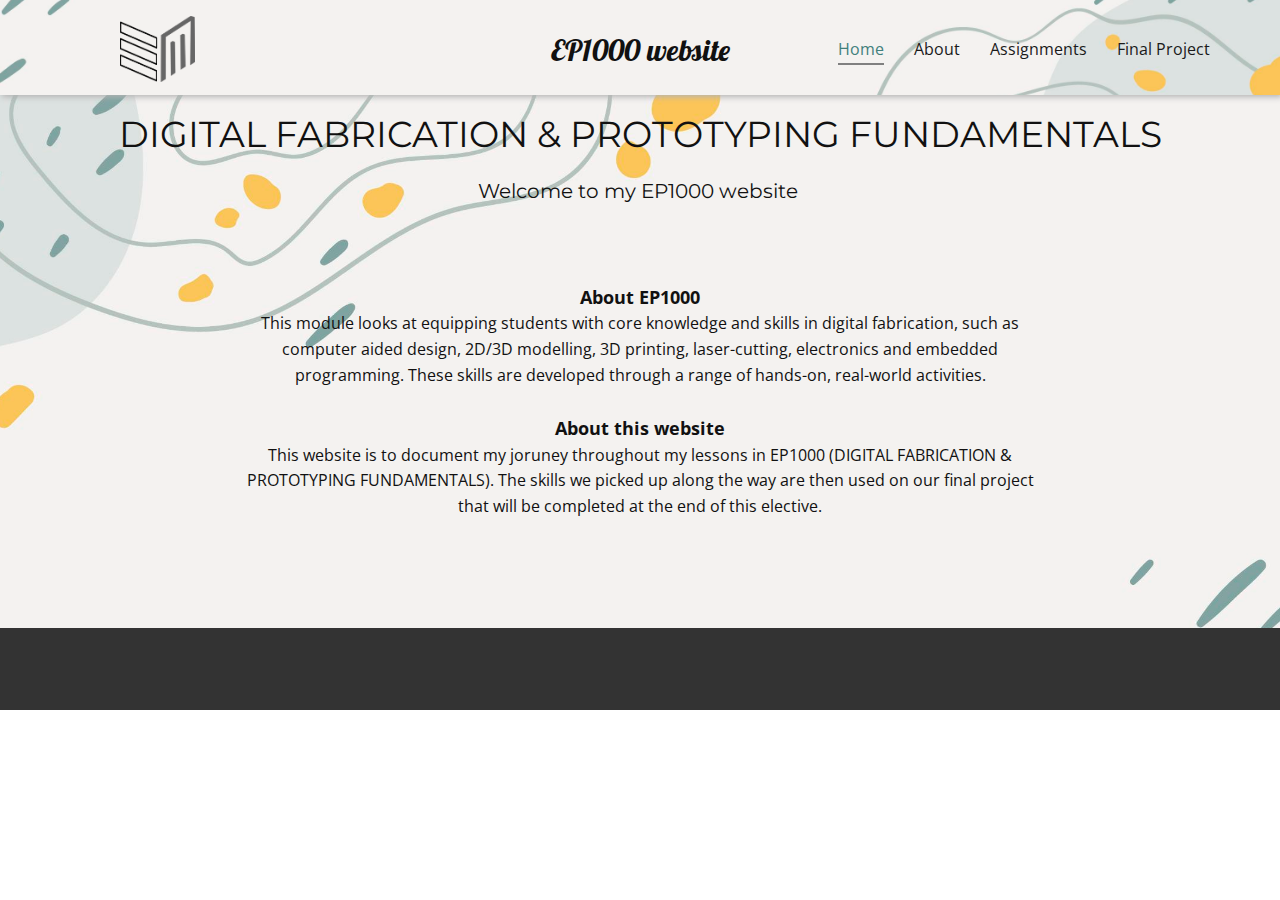
<file: Home.html>
<!DOCTYPE html>
<html style="font-size: 16px;" lang="en"><head>
    <meta name="viewport" content="width=device-width, initial-scale=1.0">
    <meta charset="utf-8">
    <meta name="keywords" content="DIGITAL FABRICATION &amp;amp; PROTOTYPING FUNDAMENTALS">
    <meta name="description" content="">
    <title>Home</title>
    <link rel="stylesheet" href="nicepage.css" media="screen">
<link rel="stylesheet" href="Home.css" media="screen">
    <script class="u-script" type="text/javascript" src="jquery.js" defer=""></script>
    <script class="u-script" type="text/javascript" src="nicepage.js" defer=""></script>
    <meta name="generator" content="Nicepage 5.5.0, nicepage.com">
    <link id="u-theme-google-font" rel="stylesheet" href="https://fonts.googleapis.com/css?family=Roboto:100,100i,300,300i,400,400i,500,500i,700,700i,900,900i|Open+Sans:300,300i,400,400i,500,500i,600,600i,700,700i,800,800i">
    <link id="u-page-google-font" rel="stylesheet" href="https://fonts.googleapis.com/css?family=Montserrat:100,100i,200,200i,300,300i,400,400i,500,500i,600,600i,700,700i,800,800i,900,900i|Lobster:400">
    
    
    <script type="application/ld+json">{
		"@context": "http://schema.org",
		"@type": "Organization",
		"name": "P2106560 EP1000 website",
		"logo": "images/new.png"
}</script>
    <meta name="theme-color" content="#478ac9">
    <meta property="og:title" content="Home">
    <meta property="og:description" content="">
    <meta property="og:type" content="website">
  <meta data-intl-tel-input-cdn-path="intlTelInput/"></head>
  <body class="u-body u-xl-mode" data-lang="en"><header class="u-box-shadow u-clearfix u-header u-image u-sticky u-sticky-0e89 u-header" id="sec-2750" data-animation-name="" data-animation-duration="0" data-animation-delay="0" data-animation-direction="" data-image-width="3000" data-image-height="2000"><div class="u-clearfix u-sheet u-sheet-1">
        <a href="https://nicepage.com" class="u-image u-logo u-image-1" data-image-width="695" data-image-height="611">
          <img src="images/new.png" class="u-logo-image u-logo-image-1">
        </a>
        <h3 class="u-align-center u-custom-font u-font-lobster u-text u-text-default u-text-1">EP1000 website</h3>
        <nav class="u-menu u-menu-dropdown u-offcanvas u-menu-1">
          <div class="menu-collapse" style="font-size: 1rem; letter-spacing: 0px;">
            <a class="u-button-style u-custom-active-border-color u-custom-active-color u-custom-border u-custom-border-color u-custom-border-radius u-custom-borders u-custom-color u-custom-hover-border-color u-custom-hover-color u-custom-left-right-menu-spacing u-custom-padding-bottom u-custom-text-active-color u-custom-text-color u-custom-text-decoration u-custom-text-hover-color u-custom-top-bottom-menu-spacing u-nav-link u-text-active-palette-1-base u-text-hover-palette-2-base" href="#">
              <svg class="u-svg-link" viewBox="0 0 24 24"><use xmlns:xlink="http://www.w3.org/1999/xlink" xlink:href="#menu-hamburger"></use></svg>
              <svg class="u-svg-content" version="1.1" id="menu-hamburger" viewBox="0 0 16 16" x="0px" y="0px" xmlns:xlink="http://www.w3.org/1999/xlink" xmlns="http://www.w3.org/2000/svg"><g><rect y="1" width="16" height="2"></rect><rect y="7" width="16" height="2"></rect><rect y="13" width="16" height="2"></rect>
</g></svg>
            </a>
          </div>
          <div class="u-custom-menu u-nav-container">
            <ul class="u-custom-font u-nav u-spacing-30 u-text-font u-unstyled u-nav-1"><li class="u-nav-item"><a class="u-border-2 u-border-active-grey-50 u-border-no-left u-border-no-right u-border-no-top u-button-style u-nav-link u-text-active-palette-4-dark-2 u-text-grey-90 u-text-hover-grey-40" href="Home.html" style="padding: 6px 0px;">Home</a>
</li><li class="u-nav-item"><a class="u-border-2 u-border-active-grey-50 u-border-no-left u-border-no-right u-border-no-top u-button-style u-nav-link u-text-active-palette-4-dark-2 u-text-grey-90 u-text-hover-grey-40" href="About.html" style="padding: 6px 0px;">About</a>
</li><li class="u-nav-item"><a class="u-border-2 u-border-active-grey-50 u-border-no-left u-border-no-right u-border-no-top u-button-style u-nav-link u-text-active-palette-4-dark-2 u-text-grey-90 u-text-hover-grey-40" href="Assignments.html" style="padding: 6px 0px;">Assignments</a>
</li><li class="u-nav-item"><a class="u-border-2 u-border-active-grey-50 u-border-no-left u-border-no-right u-border-no-top u-button-style u-nav-link u-text-active-palette-4-dark-2 u-text-grey-90 u-text-hover-grey-40" href="Final-Project.html" style="padding: 6px 0px;">Final Project</a>
</li></ul>
          </div>
          <div class="u-custom-menu u-nav-container-collapse">
            <div class="u-black u-container-style u-inner-container-layout u-opacity u-opacity-95 u-sidenav">
              <div class="u-inner-container-layout u-sidenav-overflow">
                <div class="u-menu-close"></div>
                <ul class="u-align-center u-nav u-popupmenu-items u-unstyled u-nav-2"><li class="u-nav-item"><a class="u-button-style u-nav-link" href="Home.html">Home</a>
</li><li class="u-nav-item"><a class="u-button-style u-nav-link" href="About.html">About</a>
</li><li class="u-nav-item"><a class="u-button-style u-nav-link" href="Assignments.html">Assignments</a>
</li><li class="u-nav-item"><a class="u-button-style u-nav-link" href="Final-Project.html">Final Project</a>
</li></ul>
              </div>
            </div>
            <div class="u-black u-menu-overlay u-opacity u-opacity-70"></div>
          </div>
        </nav>
      </div></header>
    <section class="u-clearfix u-image u-section-1" id="sec-20fc" data-image-width="3000" data-image-height="2000">
      <div class="u-clearfix u-sheet u-sheet-1">
        <h2 class="u-align-center u-custom-font u-font-montserrat u-text u-text-1">DIGITAL FABRICATION &amp; PROTOTYPING FUNDAMENTALS</h2>
        <p class="u-align-center u-custom-font u-font-montserrat u-large-text u-text u-text-variant u-text-2">Welcome to my EP1000 website&nbsp;</p>
        <p class="u-align-center u-text u-text-3">
          <span style="font-weight: 700; font-size: 1.125rem;">About EP1000 </span>
          <span style="font-size: 1.125rem;">
            <br>
          </span>This module looks at equipping students with core knowledge and skills in digital fabrication, such as computer aided design, 2D/3D modelling, 3D printing, laser-cutting, electronics and embedded programming.&nbsp;These skills are developed through a range of hands-on, real-world activities.<br>
          <br>
          <span style="font-weight: 700; font-size: 1.125rem;">About this website</span>
          <br>This website is to document my joruney throughout my lessons in EP1000 (DIGITAL FABRICATION &amp; PROTOTYPING FUNDAMENTALS). The skills we picked up along the way are then used on our final project that will be completed at the end of this elective.
        </p>
      </div>
    </section>
    
    
    <footer class="u-align-center u-clearfix u-footer u-grey-80 u-footer" id="sec-5567"><div class="u-clearfix u-sheet u-sheet-1"></div></footer>
    <section class="u-backlink u-clearfix u-grey-80">

    </section>
  
</body></html>
</file>
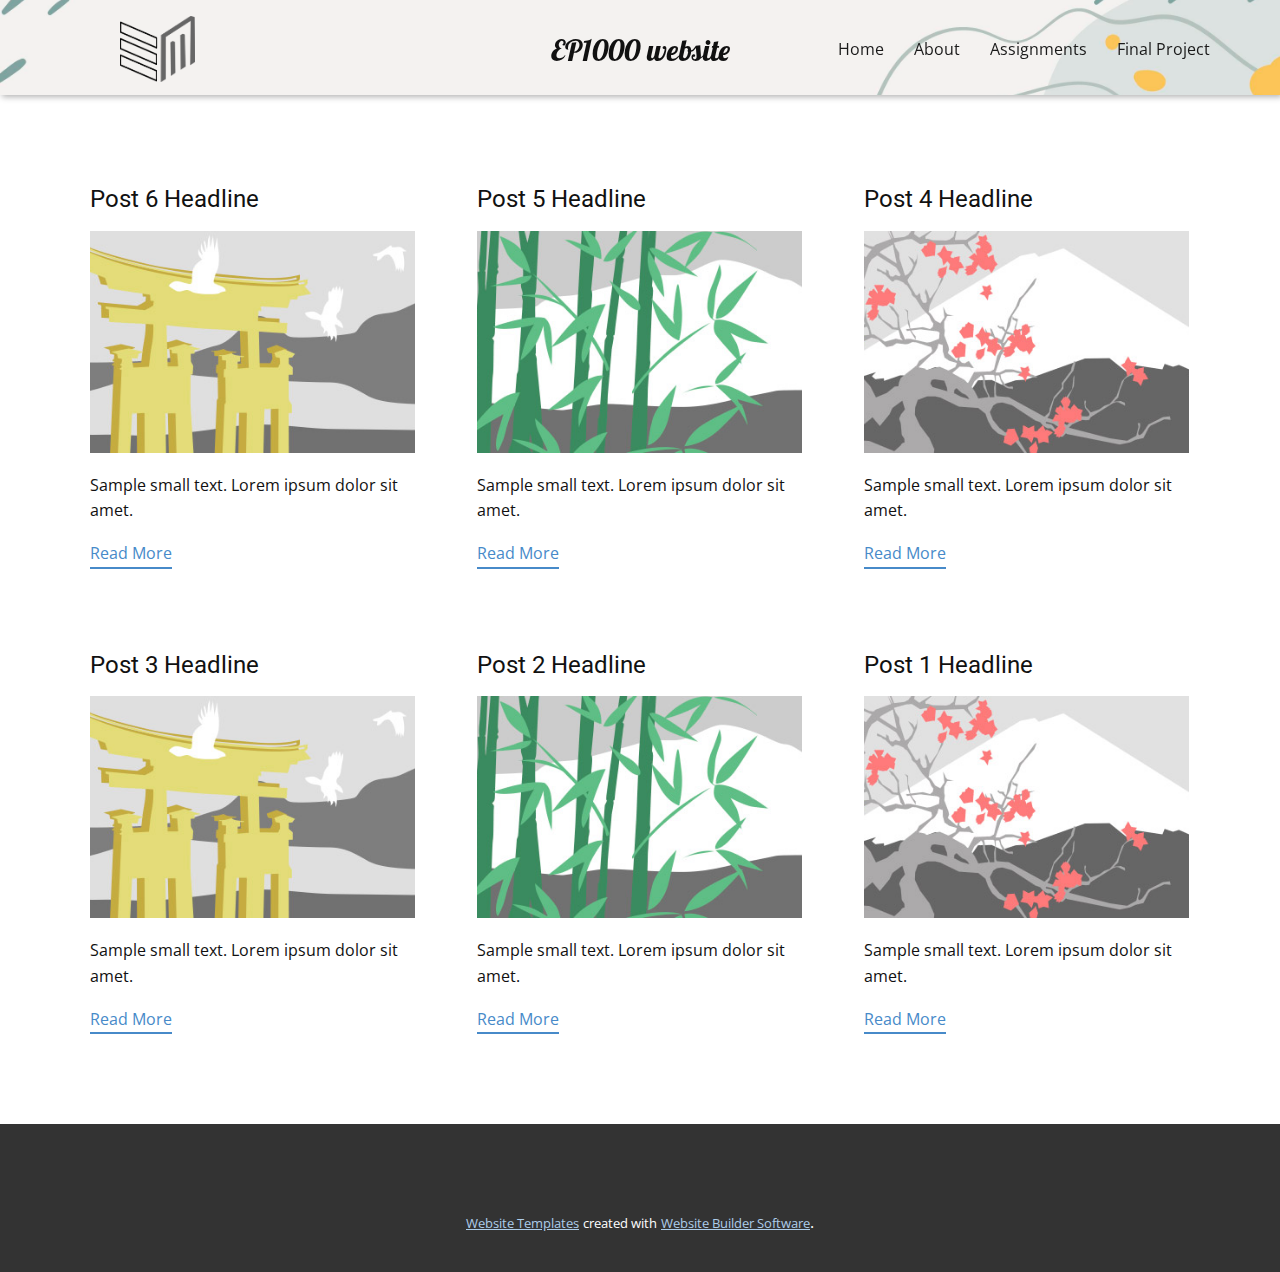
<file: blog/blog.html>
<!DOCTYPE html>
<html style="font-size: 16px;" lang="en"><head>
    <meta name="viewport" content="width=device-width, initial-scale=1.0">
    <meta charset="utf-8">
    <meta name="keywords" content="">
    <meta name="description" content="">
    <title>Blog Template</title>
    <link rel="stylesheet" href="../nicepage.css" media="screen">
<link rel="stylesheet" href="../Blog-Template.css" media="screen">
    <script class="u-script" type="text/javascript" src="../jquery.js" defer=""></script>
    <script class="u-script" type="text/javascript" src="../nicepage.js" defer=""></script>
    <meta name="generator" content="Nicepage 5.5.0, nicepage.com">
    <link id="u-theme-google-font" rel="stylesheet" href="https://fonts.googleapis.com/css?family=Roboto:100,100i,300,300i,400,400i,500,500i,700,700i,900,900i|Open+Sans:300,300i,400,400i,500,500i,600,600i,700,700i,800,800i">
    <link id="u-page-google-font" rel="stylesheet" href="https://fonts.googleapis.com/css?family=Lobster:400">
    
    
    <script type="application/ld+json">{
		"@context": "http://schema.org",
		"@type": "Organization",
		"name": "P2106560 EP1000 website",
		"logo": "images/new.png"
}</script>
    <meta name="theme-color" content="#478ac9">
  <meta data-intl-tel-input-cdn-path="intlTelInput/"></head>
  <body class="u-body u-xl-mode" data-lang="en"><header class="u-box-shadow u-clearfix u-header u-image u-sticky u-sticky-0e89 u-header" id="sec-2750" data-animation-name="" data-animation-duration="0" data-animation-delay="0" data-animation-direction="" data-image-width="3000" data-image-height="2000"><div class="u-clearfix u-sheet u-sheet-1">
        <a href="https://nicepage.com" class="u-image u-logo u-image-1" data-image-width="695" data-image-height="611">
          <img src="../images/new.png" class="u-logo-image u-logo-image-1">
        </a>
        <h3 class="u-align-center u-custom-font u-font-lobster u-text u-text-default u-text-1">EP1000 website</h3>
        <nav class="u-menu u-menu-dropdown u-offcanvas u-menu-1">
          <div class="menu-collapse" style="font-size: 1rem; letter-spacing: 0px;">
            <a class="u-button-style u-custom-active-border-color u-custom-active-color u-custom-border u-custom-border-color u-custom-border-radius u-custom-borders u-custom-color u-custom-hover-border-color u-custom-hover-color u-custom-left-right-menu-spacing u-custom-padding-bottom u-custom-text-active-color u-custom-text-color u-custom-text-decoration u-custom-text-hover-color u-custom-top-bottom-menu-spacing u-nav-link u-text-active-palette-1-base u-text-hover-palette-2-base" href="#">
              <svg class="u-svg-link" viewBox="0 0 24 24"><use xmlns:xlink="http://www.w3.org/1999/xlink" xlink:href="#menu-hamburger"></use></svg>
              <svg class="u-svg-content" version="1.1" id="menu-hamburger" viewBox="0 0 16 16" x="0px" y="0px" xmlns:xlink="http://www.w3.org/1999/xlink" xmlns="http://www.w3.org/2000/svg"><g><rect y="1" width="16" height="2"></rect><rect y="7" width="16" height="2"></rect><rect y="13" width="16" height="2"></rect>
</g></svg>
            </a>
          </div>
          <div class="u-custom-menu u-nav-container">
            <ul class="u-custom-font u-nav u-spacing-30 u-text-font u-unstyled u-nav-1"><li class="u-nav-item"><a class="u-border-2 u-border-active-grey-50 u-border-no-left u-border-no-right u-border-no-top u-button-style u-nav-link u-text-active-palette-4-dark-2 u-text-grey-90 u-text-hover-grey-40" href="../Home.html" style="padding: 6px 0px;">Home</a>
</li><li class="u-nav-item"><a class="u-border-2 u-border-active-grey-50 u-border-no-left u-border-no-right u-border-no-top u-button-style u-nav-link u-text-active-palette-4-dark-2 u-text-grey-90 u-text-hover-grey-40" href="../About.html" style="padding: 6px 0px;">About</a>
</li><li class="u-nav-item"><a class="u-border-2 u-border-active-grey-50 u-border-no-left u-border-no-right u-border-no-top u-button-style u-nav-link u-text-active-palette-4-dark-2 u-text-grey-90 u-text-hover-grey-40" href="../Assignments.html" style="padding: 6px 0px;">Assignments</a>
</li><li class="u-nav-item"><a class="u-border-2 u-border-active-grey-50 u-border-no-left u-border-no-right u-border-no-top u-button-style u-nav-link u-text-active-palette-4-dark-2 u-text-grey-90 u-text-hover-grey-40" href="../Final-Project.html" style="padding: 6px 0px;">Final Project</a>
</li></ul>
          </div>
          <div class="u-custom-menu u-nav-container-collapse">
            <div class="u-black u-container-style u-inner-container-layout u-opacity u-opacity-95 u-sidenav">
              <div class="u-inner-container-layout u-sidenav-overflow">
                <div class="u-menu-close"></div>
                <ul class="u-align-center u-nav u-popupmenu-items u-unstyled u-nav-2"><li class="u-nav-item"><a class="u-button-style u-nav-link" href="../Home.html">Home</a>
</li><li class="u-nav-item"><a class="u-button-style u-nav-link" href="../About.html">About</a>
</li><li class="u-nav-item"><a class="u-button-style u-nav-link" href="../Assignments.html">Assignments</a>
</li><li class="u-nav-item"><a class="u-button-style u-nav-link" href="../Final-Project.html">Final Project</a>
</li></ul>
              </div>
            </div>
            <div class="u-black u-menu-overlay u-opacity u-opacity-70"></div>
          </div>
        </nav>
      </div></header>
    <section class="u-clearfix u-section-1" id="sec-bfa1">
      <div class="u-clearfix u-sheet u-valign-middle u-sheet-1"><!--blog--><!--blog_options_json--><!--{"type":"Recent","source":"","tags":"","count":""}--><!--/blog_options_json-->
        <div class="u-blog u-expanded-width u-repeater u-repeater-1"><!--blog_post-->
          <div class="u-blog-post u-container-style u-repeater-item u-white u-repeater-item-1">
            <div class="u-container-layout u-similar-container u-valign-top u-container-layout-1"><!--blog_post_header-->
              <h4 class="u-blog-control u-text u-text-1">
                <a class="u-post-header-link" href="../blog/post-5.html">Post 6 Headline</a>
              </h4><!--/blog_post_header--><!--blog_post_image-->
              <a class="u-post-header-link" href="../blog/post-5.html"><img alt="" class="u-blog-control u-expanded-width u-image u-image-default u-image-1" src="../images/8ad73f3c.jpeg"></a><!--/blog_post_image--><!--blog_post_content-->
              <div class="u-blog-control u-post-content u-text u-text-2 fr-view">Sample small text. Lorem ipsum dolor sit amet.</div><!--/blog_post_content--><!--blog_post_readmore-->
              <a href="../blog/post-5.html" class="u-blog-control u-border-2 u-border-palette-1-base u-btn u-btn-rectangle u-button-style u-none u-btn-1"><!--blog_post_readmore_content--><!--options_json--><!--{"content":"","defaultValue":"Read More"}--><!--/options_json-->Read More<!--/blog_post_readmore_content--></a><!--/blog_post_readmore-->
            </div>
          </div><div class="u-blog-post u-container-style u-repeater-item u-video-cover u-white">
            <div class="u-container-layout u-similar-container u-valign-top u-container-layout-2"><!--blog_post_header-->
              <h4 class="u-blog-control u-text u-text-3">
                <a class="u-post-header-link" href="../blog/post-4.html">Post 5 Headline</a>
              </h4><!--/blog_post_header--><!--blog_post_image-->
              <a class="u-post-header-link" href="../blog/post-4.html"><img alt="" class="u-blog-control u-expanded-width u-image u-image-default u-image-2" src="../images/68f64b9d.jpeg"></a><!--/blog_post_image--><!--blog_post_content-->
              <div class="u-blog-control u-post-content u-text u-text-4 fr-view">Sample small text. Lorem ipsum dolor sit amet.</div><!--/blog_post_content--><!--blog_post_readmore-->
              <a href="../blog/post-4.html" class="u-blog-control u-border-2 u-border-palette-1-base u-btn u-btn-rectangle u-button-style u-none u-btn-2"><!--blog_post_readmore_content--><!--options_json--><!--{"content":"","defaultValue":"Read More"}--><!--/options_json-->Read More<!--/blog_post_readmore_content--></a><!--/blog_post_readmore-->
            </div>
          </div><div class="u-blog-post u-container-style u-repeater-item u-video-cover u-white">
            <div class="u-container-layout u-similar-container u-valign-top u-container-layout-3"><!--blog_post_header-->
              <h4 class="u-blog-control u-text u-text-5">
                <a class="u-post-header-link" href="../blog/post-3.html">Post 4 Headline</a>
              </h4><!--/blog_post_header--><!--blog_post_image-->
              <a class="u-post-header-link" href="../blog/post-3.html"><img alt="" class="u-blog-control u-expanded-width u-image u-image-default u-image-3" src="../images/0fd3416c.jpeg"></a><!--/blog_post_image--><!--blog_post_content-->
              <div class="u-blog-control u-post-content u-text u-text-6 fr-view">Sample small text. Lorem ipsum dolor sit amet.</div><!--/blog_post_content--><!--blog_post_readmore-->
              <a href="../blog/post-3.html" class="u-blog-control u-border-2 u-border-palette-1-base u-btn u-btn-rectangle u-button-style u-none u-btn-3"><!--blog_post_readmore_content--><!--options_json--><!--{"content":"","defaultValue":"Read More"}--><!--/options_json-->Read More<!--/blog_post_readmore_content--></a><!--/blog_post_readmore-->
            </div>
          </div><div class="u-blog-post u-container-style u-repeater-item u-white u-repeater-item-1">
            <div class="u-container-layout u-similar-container u-valign-top u-container-layout-1"><!--blog_post_header-->
              <h4 class="u-blog-control u-text u-text-1">
                <a class="u-post-header-link" href="../blog/post-2.html">Post 3 Headline</a>
              </h4><!--/blog_post_header--><!--blog_post_image-->
              <a class="u-post-header-link" href="../blog/post-2.html"><img alt="" class="u-blog-control u-expanded-width u-image u-image-default u-image-1" src="../images/8ad73f3c.jpeg"></a><!--/blog_post_image--><!--blog_post_content-->
              <div class="u-blog-control u-post-content u-text u-text-2 fr-view">Sample small text. Lorem ipsum dolor sit amet.</div><!--/blog_post_content--><!--blog_post_readmore-->
              <a href="../blog/post-2.html" class="u-blog-control u-border-2 u-border-palette-1-base u-btn u-btn-rectangle u-button-style u-none u-btn-1"><!--blog_post_readmore_content--><!--options_json--><!--{"content":"","defaultValue":"Read More"}--><!--/options_json-->Read More<!--/blog_post_readmore_content--></a><!--/blog_post_readmore-->
            </div>
          </div><div class="u-blog-post u-container-style u-repeater-item u-video-cover u-white">
            <div class="u-container-layout u-similar-container u-valign-top u-container-layout-2"><!--blog_post_header-->
              <h4 class="u-blog-control u-text u-text-3">
                <a class="u-post-header-link" href="../blog/post-1.html">Post 2 Headline</a>
              </h4><!--/blog_post_header--><!--blog_post_image-->
              <a class="u-post-header-link" href="../blog/post-1.html"><img alt="" class="u-blog-control u-expanded-width u-image u-image-default u-image-2" src="../images/68f64b9d.jpeg"></a><!--/blog_post_image--><!--blog_post_content-->
              <div class="u-blog-control u-post-content u-text u-text-4 fr-view">Sample small text. Lorem ipsum dolor sit amet.</div><!--/blog_post_content--><!--blog_post_readmore-->
              <a href="../blog/post-1.html" class="u-blog-control u-border-2 u-border-palette-1-base u-btn u-btn-rectangle u-button-style u-none u-btn-2"><!--blog_post_readmore_content--><!--options_json--><!--{"content":"","defaultValue":"Read More"}--><!--/options_json-->Read More<!--/blog_post_readmore_content--></a><!--/blog_post_readmore-->
            </div>
          </div><div class="u-blog-post u-container-style u-repeater-item u-video-cover u-white">
            <div class="u-container-layout u-similar-container u-valign-top u-container-layout-3"><!--blog_post_header-->
              <h4 class="u-blog-control u-text u-text-5">
                <a class="u-post-header-link" href="../blog/post.html">Post 1 Headline</a>
              </h4><!--/blog_post_header--><!--blog_post_image-->
              <a class="u-post-header-link" href="../blog/post.html"><img alt="" class="u-blog-control u-expanded-width u-image u-image-default u-image-3" src="../images/0fd3416c.jpeg"></a><!--/blog_post_image--><!--blog_post_content-->
              <div class="u-blog-control u-post-content u-text u-text-6 fr-view">Sample small text. Lorem ipsum dolor sit amet.</div><!--/blog_post_content--><!--blog_post_readmore-->
              <a href="../blog/post.html" class="u-blog-control u-border-2 u-border-palette-1-base u-btn u-btn-rectangle u-button-style u-none u-btn-3"><!--blog_post_readmore_content--><!--options_json--><!--{"content":"","defaultValue":"Read More"}--><!--/options_json-->Read More<!--/blog_post_readmore_content--></a><!--/blog_post_readmore-->
            </div>
          </div><!--/blog_post--><!--blog_post-->
          <!--/blog_post--><!--blog_post-->
          <!--/blog_post-->
        </div><!--/blog-->
      </div>
    </section>
    
    
    <footer class="u-align-center u-clearfix u-footer u-grey-80 u-footer" id="sec-5567"><div class="u-clearfix u-sheet u-sheet-1"></div></footer>
    <section class="u-backlink u-clearfix u-grey-80">
      <a class="u-link" href="https://nicepage.com/website-templates" target="_blank">
        <span>Website Templates</span>
      </a>
      <p class="u-text">
        <span>created with</span>
      </p>
      <a class="u-link" href="" target="_blank">
        <span>Website Builder Software</span>
      </a>. 
    </section>
  
</body></html>
</file>
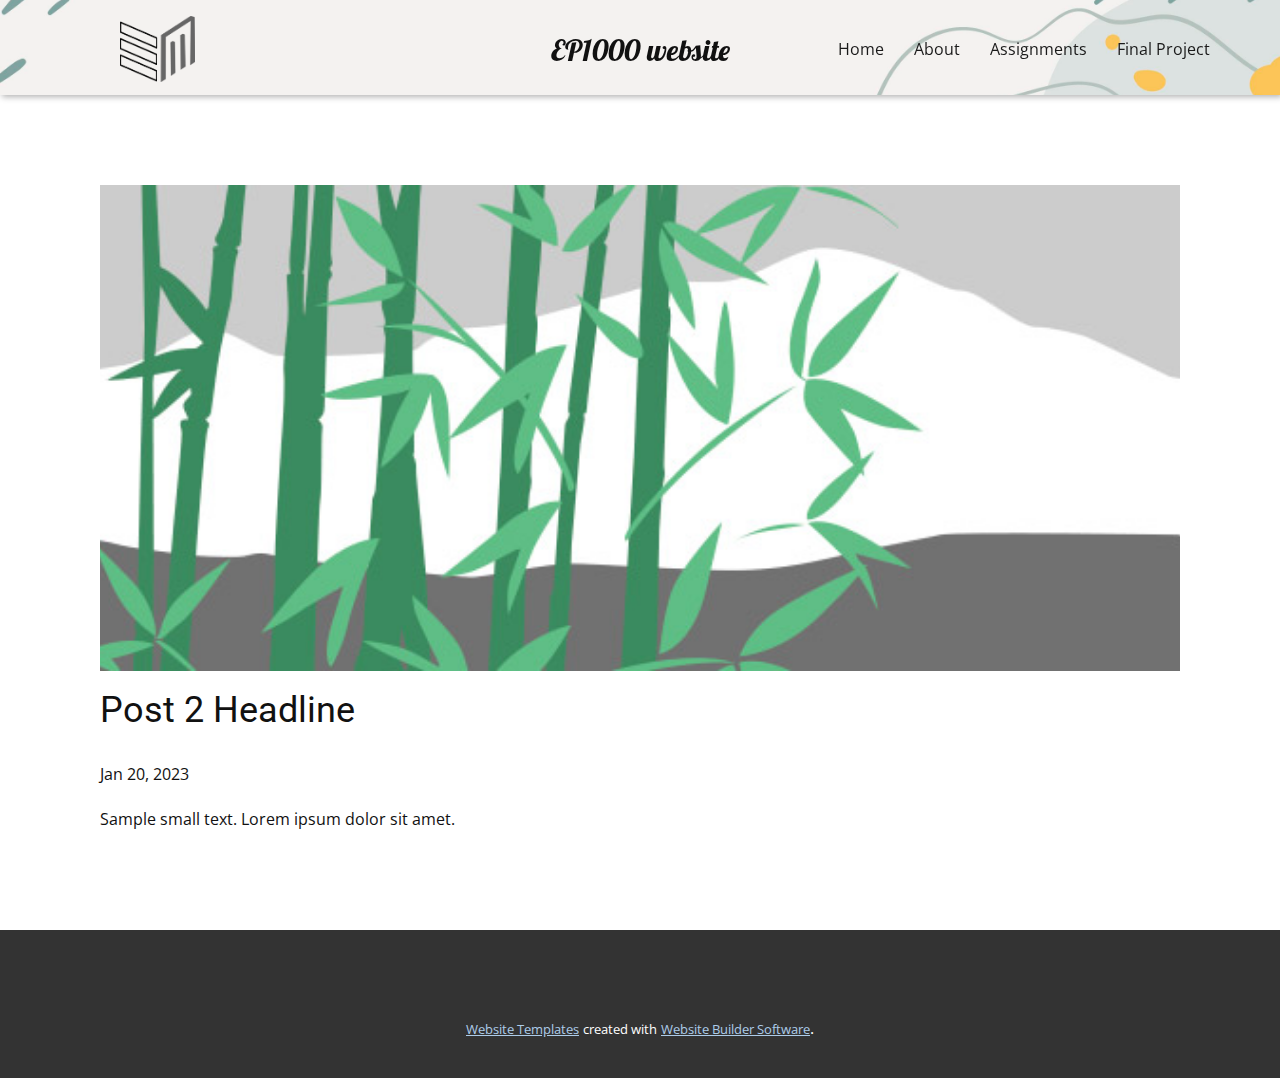
<file: blog/post-1.html>
<!DOCTYPE html>
<html style="font-size: 16px;" lang="en"><head>
    <meta name="viewport" content="width=device-width, initial-scale=1.0">
    <meta charset="utf-8">
    <meta name="keywords" content="Post 1 Headline">
    <meta name="description" content="">
    <title>Post 2 Headline</title>
    <link rel="stylesheet" href="../nicepage.css" media="screen">
<link rel="stylesheet" href="../Post-Template.css" media="screen">
    <script class="u-script" type="text/javascript" src="../jquery.js" defer=""></script>
    <script class="u-script" type="text/javascript" src="../nicepage.js" defer=""></script>
    <meta name="generator" content="Nicepage 5.5.0, nicepage.com">
    <link id="u-theme-google-font" rel="stylesheet" href="https://fonts.googleapis.com/css?family=Roboto:100,100i,300,300i,400,400i,500,500i,700,700i,900,900i|Open+Sans:300,300i,400,400i,500,500i,600,600i,700,700i,800,800i">
    <link id="u-page-google-font" rel="stylesheet" href="https://fonts.googleapis.com/css?family=Lobster:400">
    
    
    <script type="application/ld+json">{
		"@context": "http://schema.org",
		"@type": "Organization",
		"name": "P2106560 EP1000 website",
		"logo": "images/new.png"
}</script>
    <meta name="theme-color" content="#478ac9">
  <meta data-intl-tel-input-cdn-path="intlTelInput/"></head>
  <body class="u-body u-xl-mode" data-lang="en"><header class="u-box-shadow u-clearfix u-header u-image u-sticky u-sticky-0e89 u-header" id="sec-2750" data-animation-name="" data-animation-duration="0" data-animation-delay="0" data-animation-direction="" data-image-width="3000" data-image-height="2000"><div class="u-clearfix u-sheet u-sheet-1">
        <a href="https://nicepage.com" class="u-image u-logo u-image-1" data-image-width="695" data-image-height="611">
          <img src="../images/new.png" class="u-logo-image u-logo-image-1">
        </a>
        <h3 class="u-align-center u-custom-font u-font-lobster u-text u-text-default u-text-1">EP1000 website</h3>
        <nav class="u-menu u-menu-dropdown u-offcanvas u-menu-1">
          <div class="menu-collapse" style="font-size: 1rem; letter-spacing: 0px;">
            <a class="u-button-style u-custom-active-border-color u-custom-active-color u-custom-border u-custom-border-color u-custom-border-radius u-custom-borders u-custom-color u-custom-hover-border-color u-custom-hover-color u-custom-left-right-menu-spacing u-custom-padding-bottom u-custom-text-active-color u-custom-text-color u-custom-text-decoration u-custom-text-hover-color u-custom-top-bottom-menu-spacing u-nav-link u-text-active-palette-1-base u-text-hover-palette-2-base" href="#">
              <svg class="u-svg-link" viewBox="0 0 24 24"><use xmlns:xlink="http://www.w3.org/1999/xlink" xlink:href="#menu-hamburger"></use></svg>
              <svg class="u-svg-content" version="1.1" id="menu-hamburger" viewBox="0 0 16 16" x="0px" y="0px" xmlns:xlink="http://www.w3.org/1999/xlink" xmlns="http://www.w3.org/2000/svg"><g><rect y="1" width="16" height="2"></rect><rect y="7" width="16" height="2"></rect><rect y="13" width="16" height="2"></rect>
</g></svg>
            </a>
          </div>
          <div class="u-custom-menu u-nav-container">
            <ul class="u-custom-font u-nav u-spacing-30 u-text-font u-unstyled u-nav-1"><li class="u-nav-item"><a class="u-border-2 u-border-active-grey-50 u-border-no-left u-border-no-right u-border-no-top u-button-style u-nav-link u-text-active-palette-4-dark-2 u-text-grey-90 u-text-hover-grey-40" href="../Home.html" style="padding: 6px 0px;">Home</a>
</li><li class="u-nav-item"><a class="u-border-2 u-border-active-grey-50 u-border-no-left u-border-no-right u-border-no-top u-button-style u-nav-link u-text-active-palette-4-dark-2 u-text-grey-90 u-text-hover-grey-40" href="../About.html" style="padding: 6px 0px;">About</a>
</li><li class="u-nav-item"><a class="u-border-2 u-border-active-grey-50 u-border-no-left u-border-no-right u-border-no-top u-button-style u-nav-link u-text-active-palette-4-dark-2 u-text-grey-90 u-text-hover-grey-40" href="../Assignments.html" style="padding: 6px 0px;">Assignments</a>
</li><li class="u-nav-item"><a class="u-border-2 u-border-active-grey-50 u-border-no-left u-border-no-right u-border-no-top u-button-style u-nav-link u-text-active-palette-4-dark-2 u-text-grey-90 u-text-hover-grey-40" href="../Final-Project.html" style="padding: 6px 0px;">Final Project</a>
</li></ul>
          </div>
          <div class="u-custom-menu u-nav-container-collapse">
            <div class="u-black u-container-style u-inner-container-layout u-opacity u-opacity-95 u-sidenav">
              <div class="u-inner-container-layout u-sidenav-overflow">
                <div class="u-menu-close"></div>
                <ul class="u-align-center u-nav u-popupmenu-items u-unstyled u-nav-2"><li class="u-nav-item"><a class="u-button-style u-nav-link" href="../Home.html">Home</a>
</li><li class="u-nav-item"><a class="u-button-style u-nav-link" href="../About.html">About</a>
</li><li class="u-nav-item"><a class="u-button-style u-nav-link" href="../Assignments.html">Assignments</a>
</li><li class="u-nav-item"><a class="u-button-style u-nav-link" href="../Final-Project.html">Final Project</a>
</li></ul>
              </div>
            </div>
            <div class="u-black u-menu-overlay u-opacity u-opacity-70"></div>
          </div>
        </nav>
      </div></header>
    <section class="u-align-center u-clearfix u-section-1" id="sec-42ca">
      <div class="u-clearfix u-sheet u-valign-middle-md u-valign-middle-sm u-valign-middle-xs u-sheet-1"><!--post_details--><!--post_details_options_json--><!--{"source":""}--><!--/post_details_options_json--><!--blog_post-->
        <div class="u-container-style u-expanded-width u-post-details u-post-details-1">
          <div class="u-container-layout u-valign-middle u-container-layout-1"><!--blog_post_image-->
            <img alt="" class="u-blog-control u-expanded-width u-image u-image-default u-image-1" src="../images/68f64b9d.jpeg"><!--/blog_post_image--><!--blog_post_header-->
            <h2 class="u-blog-control u-text u-text-1">Post 2 Headline</h2><!--/blog_post_header--><!--blog_post_metadata-->
            <div class="u-blog-control u-metadata u-metadata-1"><!--blog_post_metadata_date-->
              <span class="u-meta-date u-meta-icon">Jan 20, 2023</span><!--/blog_post_metadata_date--><!--blog_post_metadata_category-->
              <!--/blog_post_metadata_category--><!--blog_post_metadata_comments-->
              <!--/blog_post_metadata_comments-->
            </div><!--/blog_post_metadata--><!--blog_post_content-->
            <div class="u-align-justify u-blog-control u-post-content u-text u-text-2 fr-view">
  Sample small text. Lorem ipsum dolor sit amet.
  </div><!--/blog_post_content-->
          </div>
        </div><!--/blog_post--><!--/post_details-->
      </div>
    </section>
    
    
    <footer class="u-align-center u-clearfix u-footer u-grey-80 u-footer" id="sec-5567"><div class="u-clearfix u-sheet u-sheet-1"></div></footer>
    <section class="u-backlink u-clearfix u-grey-80">
      <a class="u-link" href="https://nicepage.com/website-templates" target="_blank">
        <span>Website Templates</span>
      </a>
      <p class="u-text">
        <span>created with</span>
      </p>
      <a class="u-link" href="" target="_blank">
        <span>Website Builder Software</span>
      </a>. 
    </section>
  
</body></html>
</file>
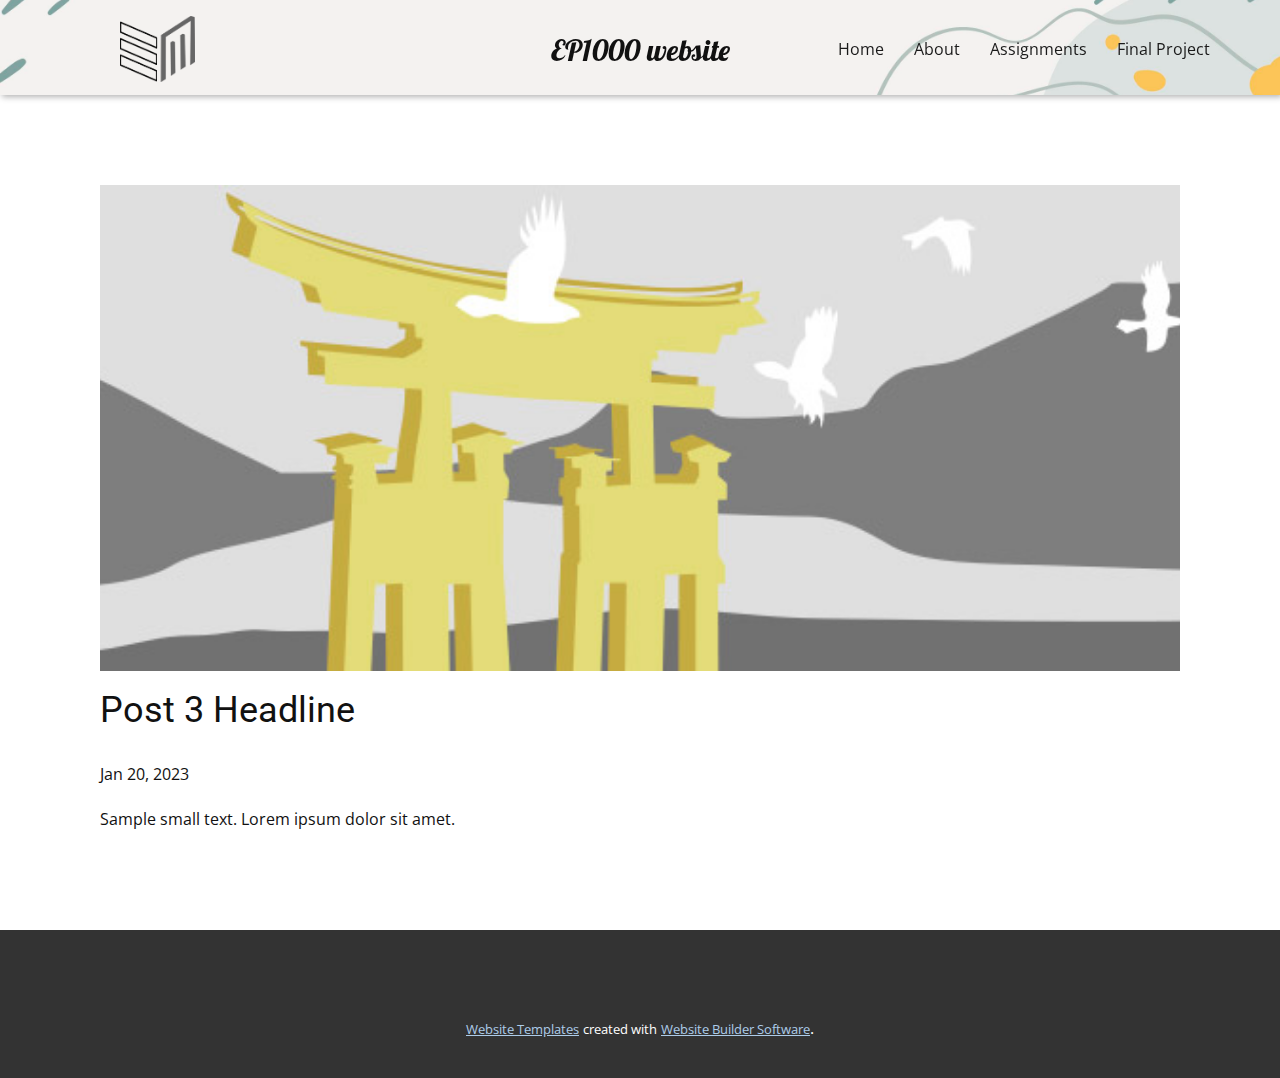
<file: blog/post-2.html>
<!DOCTYPE html>
<html style="font-size: 16px;" lang="en"><head>
    <meta name="viewport" content="width=device-width, initial-scale=1.0">
    <meta charset="utf-8">
    <meta name="keywords" content="Post 1 Headline">
    <meta name="description" content="">
    <title>Post 3 Headline</title>
    <link rel="stylesheet" href="../nicepage.css" media="screen">
<link rel="stylesheet" href="../Post-Template.css" media="screen">
    <script class="u-script" type="text/javascript" src="../jquery.js" defer=""></script>
    <script class="u-script" type="text/javascript" src="../nicepage.js" defer=""></script>
    <meta name="generator" content="Nicepage 5.5.0, nicepage.com">
    <link id="u-theme-google-font" rel="stylesheet" href="https://fonts.googleapis.com/css?family=Roboto:100,100i,300,300i,400,400i,500,500i,700,700i,900,900i|Open+Sans:300,300i,400,400i,500,500i,600,600i,700,700i,800,800i">
    <link id="u-page-google-font" rel="stylesheet" href="https://fonts.googleapis.com/css?family=Lobster:400">
    
    
    <script type="application/ld+json">{
		"@context": "http://schema.org",
		"@type": "Organization",
		"name": "P2106560 EP1000 website",
		"logo": "images/new.png"
}</script>
    <meta name="theme-color" content="#478ac9">
  <meta data-intl-tel-input-cdn-path="intlTelInput/"></head>
  <body class="u-body u-xl-mode" data-lang="en"><header class="u-box-shadow u-clearfix u-header u-image u-sticky u-sticky-0e89 u-header" id="sec-2750" data-animation-name="" data-animation-duration="0" data-animation-delay="0" data-animation-direction="" data-image-width="3000" data-image-height="2000"><div class="u-clearfix u-sheet u-sheet-1">
        <a href="https://nicepage.com" class="u-image u-logo u-image-1" data-image-width="695" data-image-height="611">
          <img src="../images/new.png" class="u-logo-image u-logo-image-1">
        </a>
        <h3 class="u-align-center u-custom-font u-font-lobster u-text u-text-default u-text-1">EP1000 website</h3>
        <nav class="u-menu u-menu-dropdown u-offcanvas u-menu-1">
          <div class="menu-collapse" style="font-size: 1rem; letter-spacing: 0px;">
            <a class="u-button-style u-custom-active-border-color u-custom-active-color u-custom-border u-custom-border-color u-custom-border-radius u-custom-borders u-custom-color u-custom-hover-border-color u-custom-hover-color u-custom-left-right-menu-spacing u-custom-padding-bottom u-custom-text-active-color u-custom-text-color u-custom-text-decoration u-custom-text-hover-color u-custom-top-bottom-menu-spacing u-nav-link u-text-active-palette-1-base u-text-hover-palette-2-base" href="#">
              <svg class="u-svg-link" viewBox="0 0 24 24"><use xmlns:xlink="http://www.w3.org/1999/xlink" xlink:href="#menu-hamburger"></use></svg>
              <svg class="u-svg-content" version="1.1" id="menu-hamburger" viewBox="0 0 16 16" x="0px" y="0px" xmlns:xlink="http://www.w3.org/1999/xlink" xmlns="http://www.w3.org/2000/svg"><g><rect y="1" width="16" height="2"></rect><rect y="7" width="16" height="2"></rect><rect y="13" width="16" height="2"></rect>
</g></svg>
            </a>
          </div>
          <div class="u-custom-menu u-nav-container">
            <ul class="u-custom-font u-nav u-spacing-30 u-text-font u-unstyled u-nav-1"><li class="u-nav-item"><a class="u-border-2 u-border-active-grey-50 u-border-no-left u-border-no-right u-border-no-top u-button-style u-nav-link u-text-active-palette-4-dark-2 u-text-grey-90 u-text-hover-grey-40" href="../Home.html" style="padding: 6px 0px;">Home</a>
</li><li class="u-nav-item"><a class="u-border-2 u-border-active-grey-50 u-border-no-left u-border-no-right u-border-no-top u-button-style u-nav-link u-text-active-palette-4-dark-2 u-text-grey-90 u-text-hover-grey-40" href="../About.html" style="padding: 6px 0px;">About</a>
</li><li class="u-nav-item"><a class="u-border-2 u-border-active-grey-50 u-border-no-left u-border-no-right u-border-no-top u-button-style u-nav-link u-text-active-palette-4-dark-2 u-text-grey-90 u-text-hover-grey-40" href="../Assignments.html" style="padding: 6px 0px;">Assignments</a>
</li><li class="u-nav-item"><a class="u-border-2 u-border-active-grey-50 u-border-no-left u-border-no-right u-border-no-top u-button-style u-nav-link u-text-active-palette-4-dark-2 u-text-grey-90 u-text-hover-grey-40" href="../Final-Project.html" style="padding: 6px 0px;">Final Project</a>
</li></ul>
          </div>
          <div class="u-custom-menu u-nav-container-collapse">
            <div class="u-black u-container-style u-inner-container-layout u-opacity u-opacity-95 u-sidenav">
              <div class="u-inner-container-layout u-sidenav-overflow">
                <div class="u-menu-close"></div>
                <ul class="u-align-center u-nav u-popupmenu-items u-unstyled u-nav-2"><li class="u-nav-item"><a class="u-button-style u-nav-link" href="../Home.html">Home</a>
</li><li class="u-nav-item"><a class="u-button-style u-nav-link" href="../About.html">About</a>
</li><li class="u-nav-item"><a class="u-button-style u-nav-link" href="../Assignments.html">Assignments</a>
</li><li class="u-nav-item"><a class="u-button-style u-nav-link" href="../Final-Project.html">Final Project</a>
</li></ul>
              </div>
            </div>
            <div class="u-black u-menu-overlay u-opacity u-opacity-70"></div>
          </div>
        </nav>
      </div></header>
    <section class="u-align-center u-clearfix u-section-1" id="sec-42ca">
      <div class="u-clearfix u-sheet u-valign-middle-md u-valign-middle-sm u-valign-middle-xs u-sheet-1"><!--post_details--><!--post_details_options_json--><!--{"source":""}--><!--/post_details_options_json--><!--blog_post-->
        <div class="u-container-style u-expanded-width u-post-details u-post-details-1">
          <div class="u-container-layout u-valign-middle u-container-layout-1"><!--blog_post_image-->
            <img alt="" class="u-blog-control u-expanded-width u-image u-image-default u-image-1" src="../images/8ad73f3c.jpeg"><!--/blog_post_image--><!--blog_post_header-->
            <h2 class="u-blog-control u-text u-text-1">Post 3 Headline</h2><!--/blog_post_header--><!--blog_post_metadata-->
            <div class="u-blog-control u-metadata u-metadata-1"><!--blog_post_metadata_date-->
              <span class="u-meta-date u-meta-icon">Jan 20, 2023</span><!--/blog_post_metadata_date--><!--blog_post_metadata_category-->
              <!--/blog_post_metadata_category--><!--blog_post_metadata_comments-->
              <!--/blog_post_metadata_comments-->
            </div><!--/blog_post_metadata--><!--blog_post_content-->
            <div class="u-align-justify u-blog-control u-post-content u-text u-text-2 fr-view">
  Sample small text. Lorem ipsum dolor sit amet.
  </div><!--/blog_post_content-->
          </div>
        </div><!--/blog_post--><!--/post_details-->
      </div>
    </section>
    
    
    <footer class="u-align-center u-clearfix u-footer u-grey-80 u-footer" id="sec-5567"><div class="u-clearfix u-sheet u-sheet-1"></div></footer>
    <section class="u-backlink u-clearfix u-grey-80">
      <a class="u-link" href="https://nicepage.com/website-templates" target="_blank">
        <span>Website Templates</span>
      </a>
      <p class="u-text">
        <span>created with</span>
      </p>
      <a class="u-link" href="" target="_blank">
        <span>Website Builder Software</span>
      </a>. 
    </section>
  
</body></html>
</file>
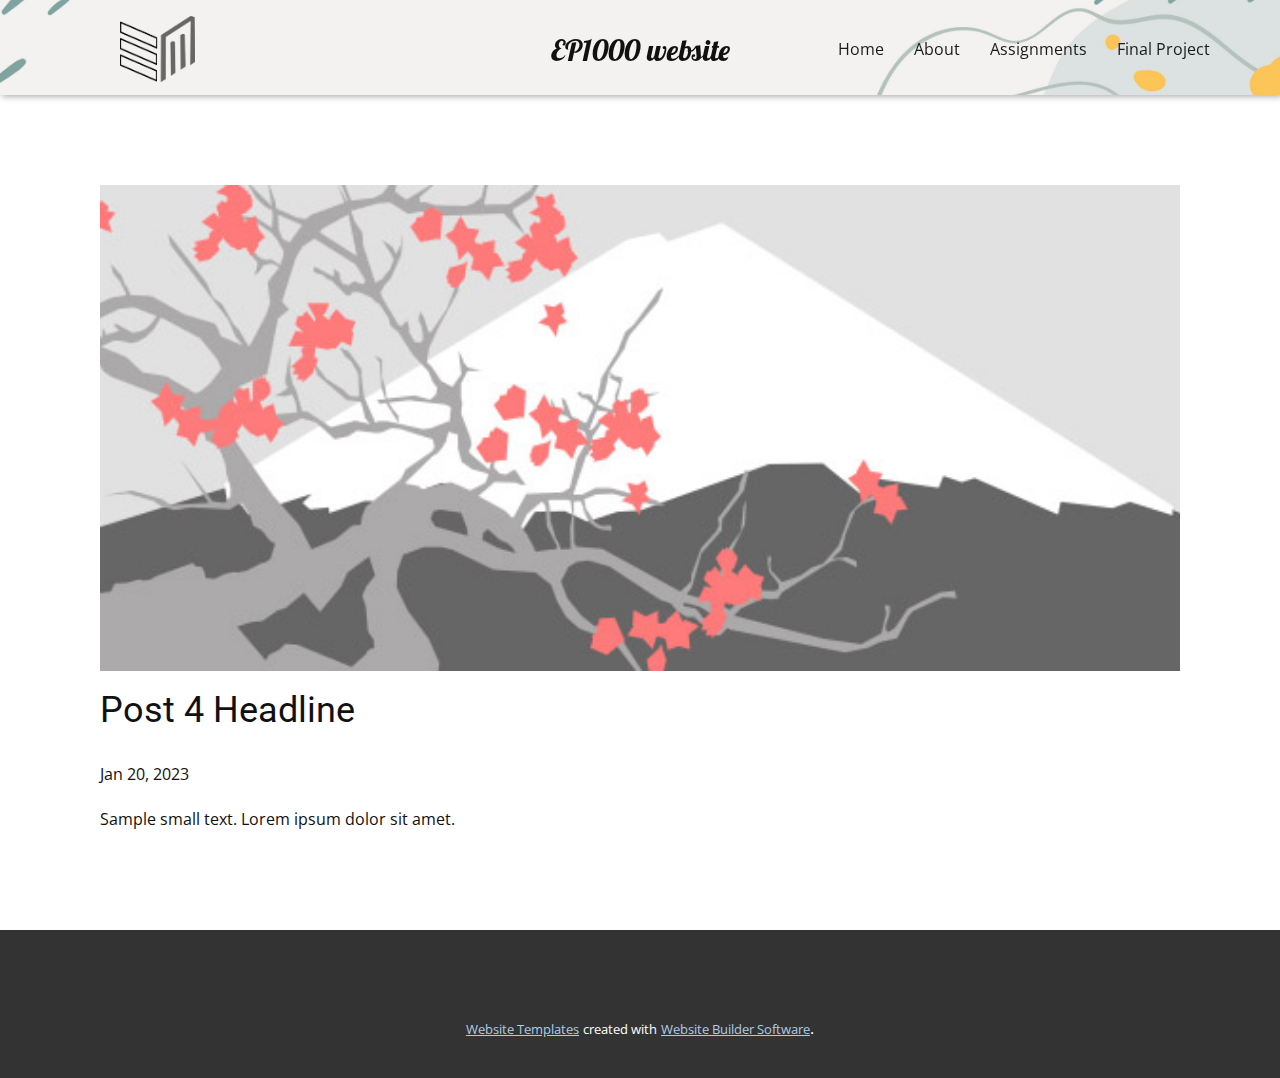
<file: blog/post-3.html>
<!DOCTYPE html>
<html style="font-size: 16px;" lang="en"><head>
    <meta name="viewport" content="width=device-width, initial-scale=1.0">
    <meta charset="utf-8">
    <meta name="keywords" content="Post 1 Headline">
    <meta name="description" content="">
    <title>Post 4 Headline</title>
    <link rel="stylesheet" href="../nicepage.css" media="screen">
<link rel="stylesheet" href="../Post-Template.css" media="screen">
    <script class="u-script" type="text/javascript" src="../jquery.js" defer=""></script>
    <script class="u-script" type="text/javascript" src="../nicepage.js" defer=""></script>
    <meta name="generator" content="Nicepage 5.5.0, nicepage.com">
    <link id="u-theme-google-font" rel="stylesheet" href="https://fonts.googleapis.com/css?family=Roboto:100,100i,300,300i,400,400i,500,500i,700,700i,900,900i|Open+Sans:300,300i,400,400i,500,500i,600,600i,700,700i,800,800i">
    <link id="u-page-google-font" rel="stylesheet" href="https://fonts.googleapis.com/css?family=Lobster:400">
    
    
    <script type="application/ld+json">{
		"@context": "http://schema.org",
		"@type": "Organization",
		"name": "P2106560 EP1000 website",
		"logo": "images/new.png"
}</script>
    <meta name="theme-color" content="#478ac9">
  <meta data-intl-tel-input-cdn-path="intlTelInput/"></head>
  <body class="u-body u-xl-mode" data-lang="en"><header class="u-box-shadow u-clearfix u-header u-image u-sticky u-sticky-0e89 u-header" id="sec-2750" data-animation-name="" data-animation-duration="0" data-animation-delay="0" data-animation-direction="" data-image-width="3000" data-image-height="2000"><div class="u-clearfix u-sheet u-sheet-1">
        <a href="https://nicepage.com" class="u-image u-logo u-image-1" data-image-width="695" data-image-height="611">
          <img src="../images/new.png" class="u-logo-image u-logo-image-1">
        </a>
        <h3 class="u-align-center u-custom-font u-font-lobster u-text u-text-default u-text-1">EP1000 website</h3>
        <nav class="u-menu u-menu-dropdown u-offcanvas u-menu-1">
          <div class="menu-collapse" style="font-size: 1rem; letter-spacing: 0px;">
            <a class="u-button-style u-custom-active-border-color u-custom-active-color u-custom-border u-custom-border-color u-custom-border-radius u-custom-borders u-custom-color u-custom-hover-border-color u-custom-hover-color u-custom-left-right-menu-spacing u-custom-padding-bottom u-custom-text-active-color u-custom-text-color u-custom-text-decoration u-custom-text-hover-color u-custom-top-bottom-menu-spacing u-nav-link u-text-active-palette-1-base u-text-hover-palette-2-base" href="#">
              <svg class="u-svg-link" viewBox="0 0 24 24"><use xmlns:xlink="http://www.w3.org/1999/xlink" xlink:href="#menu-hamburger"></use></svg>
              <svg class="u-svg-content" version="1.1" id="menu-hamburger" viewBox="0 0 16 16" x="0px" y="0px" xmlns:xlink="http://www.w3.org/1999/xlink" xmlns="http://www.w3.org/2000/svg"><g><rect y="1" width="16" height="2"></rect><rect y="7" width="16" height="2"></rect><rect y="13" width="16" height="2"></rect>
</g></svg>
            </a>
          </div>
          <div class="u-custom-menu u-nav-container">
            <ul class="u-custom-font u-nav u-spacing-30 u-text-font u-unstyled u-nav-1"><li class="u-nav-item"><a class="u-border-2 u-border-active-grey-50 u-border-no-left u-border-no-right u-border-no-top u-button-style u-nav-link u-text-active-palette-4-dark-2 u-text-grey-90 u-text-hover-grey-40" href="../Home.html" style="padding: 6px 0px;">Home</a>
</li><li class="u-nav-item"><a class="u-border-2 u-border-active-grey-50 u-border-no-left u-border-no-right u-border-no-top u-button-style u-nav-link u-text-active-palette-4-dark-2 u-text-grey-90 u-text-hover-grey-40" href="../About.html" style="padding: 6px 0px;">About</a>
</li><li class="u-nav-item"><a class="u-border-2 u-border-active-grey-50 u-border-no-left u-border-no-right u-border-no-top u-button-style u-nav-link u-text-active-palette-4-dark-2 u-text-grey-90 u-text-hover-grey-40" href="../Assignments.html" style="padding: 6px 0px;">Assignments</a>
</li><li class="u-nav-item"><a class="u-border-2 u-border-active-grey-50 u-border-no-left u-border-no-right u-border-no-top u-button-style u-nav-link u-text-active-palette-4-dark-2 u-text-grey-90 u-text-hover-grey-40" href="../Final-Project.html" style="padding: 6px 0px;">Final Project</a>
</li></ul>
          </div>
          <div class="u-custom-menu u-nav-container-collapse">
            <div class="u-black u-container-style u-inner-container-layout u-opacity u-opacity-95 u-sidenav">
              <div class="u-inner-container-layout u-sidenav-overflow">
                <div class="u-menu-close"></div>
                <ul class="u-align-center u-nav u-popupmenu-items u-unstyled u-nav-2"><li class="u-nav-item"><a class="u-button-style u-nav-link" href="../Home.html">Home</a>
</li><li class="u-nav-item"><a class="u-button-style u-nav-link" href="../About.html">About</a>
</li><li class="u-nav-item"><a class="u-button-style u-nav-link" href="../Assignments.html">Assignments</a>
</li><li class="u-nav-item"><a class="u-button-style u-nav-link" href="../Final-Project.html">Final Project</a>
</li></ul>
              </div>
            </div>
            <div class="u-black u-menu-overlay u-opacity u-opacity-70"></div>
          </div>
        </nav>
      </div></header>
    <section class="u-align-center u-clearfix u-section-1" id="sec-42ca">
      <div class="u-clearfix u-sheet u-valign-middle-md u-valign-middle-sm u-valign-middle-xs u-sheet-1"><!--post_details--><!--post_details_options_json--><!--{"source":""}--><!--/post_details_options_json--><!--blog_post-->
        <div class="u-container-style u-expanded-width u-post-details u-post-details-1">
          <div class="u-container-layout u-valign-middle u-container-layout-1"><!--blog_post_image-->
            <img alt="" class="u-blog-control u-expanded-width u-image u-image-default u-image-1" src="../images/0fd3416c.jpeg"><!--/blog_post_image--><!--blog_post_header-->
            <h2 class="u-blog-control u-text u-text-1">Post 4 Headline</h2><!--/blog_post_header--><!--blog_post_metadata-->
            <div class="u-blog-control u-metadata u-metadata-1"><!--blog_post_metadata_date-->
              <span class="u-meta-date u-meta-icon">Jan 20, 2023</span><!--/blog_post_metadata_date--><!--blog_post_metadata_category-->
              <!--/blog_post_metadata_category--><!--blog_post_metadata_comments-->
              <!--/blog_post_metadata_comments-->
            </div><!--/blog_post_metadata--><!--blog_post_content-->
            <div class="u-align-justify u-blog-control u-post-content u-text u-text-2 fr-view">
  Sample small text. Lorem ipsum dolor sit amet.
  </div><!--/blog_post_content-->
          </div>
        </div><!--/blog_post--><!--/post_details-->
      </div>
    </section>
    
    
    <footer class="u-align-center u-clearfix u-footer u-grey-80 u-footer" id="sec-5567"><div class="u-clearfix u-sheet u-sheet-1"></div></footer>
    <section class="u-backlink u-clearfix u-grey-80">
      <a class="u-link" href="https://nicepage.com/website-templates" target="_blank">
        <span>Website Templates</span>
      </a>
      <p class="u-text">
        <span>created with</span>
      </p>
      <a class="u-link" href="" target="_blank">
        <span>Website Builder Software</span>
      </a>. 
    </section>
  
</body></html>
</file>
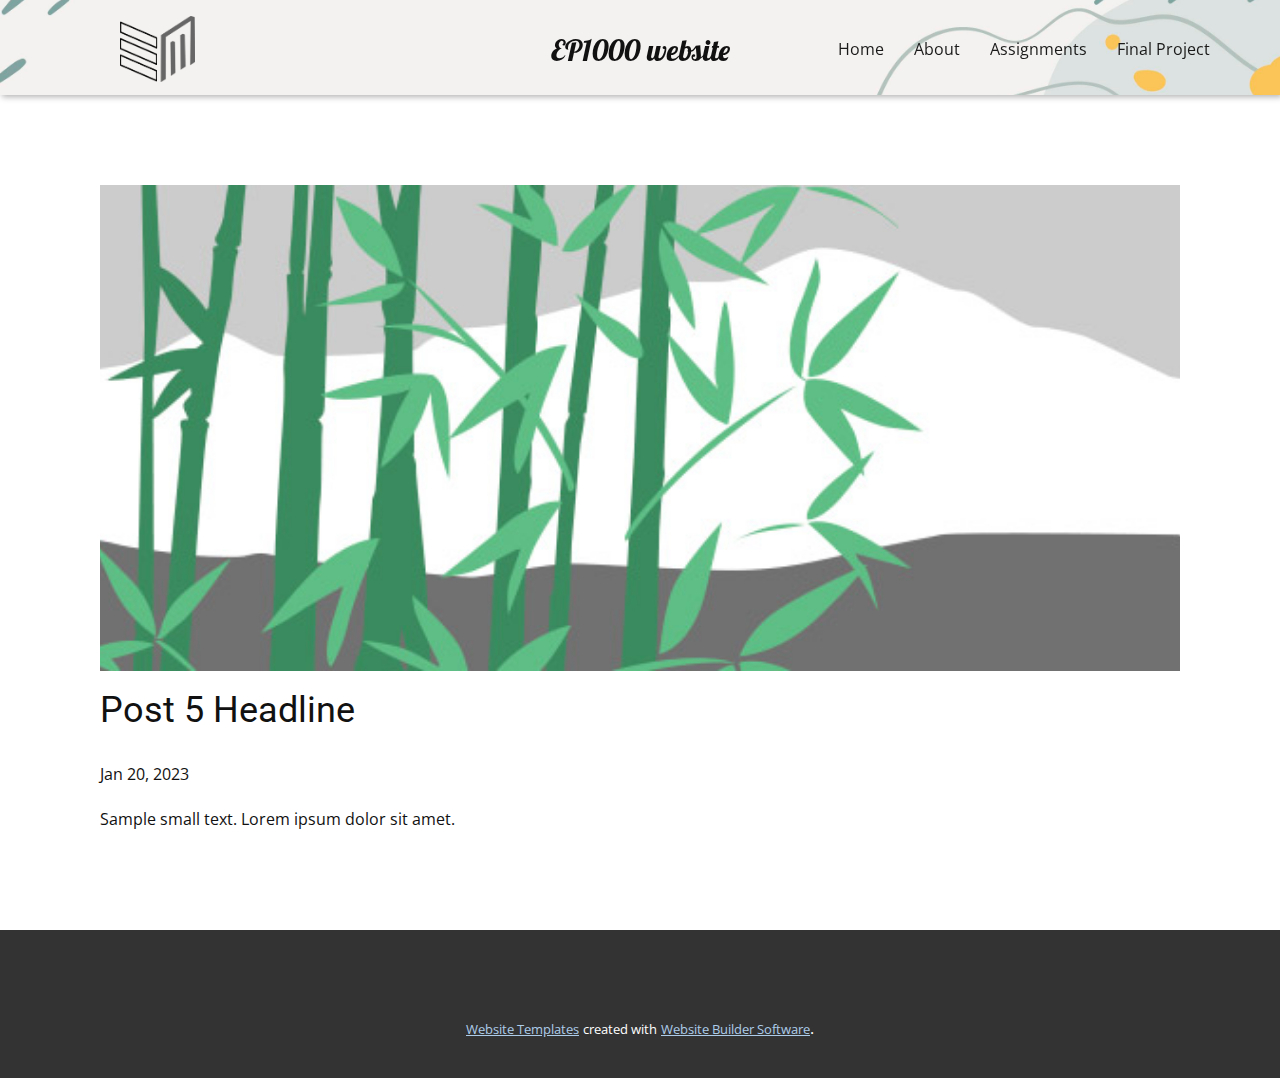
<file: blog/post-4.html>
<!DOCTYPE html>
<html style="font-size: 16px;" lang="en"><head>
    <meta name="viewport" content="width=device-width, initial-scale=1.0">
    <meta charset="utf-8">
    <meta name="keywords" content="Post 1 Headline">
    <meta name="description" content="">
    <title>Post 5 Headline</title>
    <link rel="stylesheet" href="../nicepage.css" media="screen">
<link rel="stylesheet" href="../Post-Template.css" media="screen">
    <script class="u-script" type="text/javascript" src="../jquery.js" defer=""></script>
    <script class="u-script" type="text/javascript" src="../nicepage.js" defer=""></script>
    <meta name="generator" content="Nicepage 5.5.0, nicepage.com">
    <link id="u-theme-google-font" rel="stylesheet" href="https://fonts.googleapis.com/css?family=Roboto:100,100i,300,300i,400,400i,500,500i,700,700i,900,900i|Open+Sans:300,300i,400,400i,500,500i,600,600i,700,700i,800,800i">
    <link id="u-page-google-font" rel="stylesheet" href="https://fonts.googleapis.com/css?family=Lobster:400">
    
    
    <script type="application/ld+json">{
		"@context": "http://schema.org",
		"@type": "Organization",
		"name": "P2106560 EP1000 website",
		"logo": "images/new.png"
}</script>
    <meta name="theme-color" content="#478ac9">
  <meta data-intl-tel-input-cdn-path="intlTelInput/"></head>
  <body class="u-body u-xl-mode" data-lang="en"><header class="u-box-shadow u-clearfix u-header u-image u-sticky u-sticky-0e89 u-header" id="sec-2750" data-animation-name="" data-animation-duration="0" data-animation-delay="0" data-animation-direction="" data-image-width="3000" data-image-height="2000"><div class="u-clearfix u-sheet u-sheet-1">
        <a href="https://nicepage.com" class="u-image u-logo u-image-1" data-image-width="695" data-image-height="611">
          <img src="../images/new.png" class="u-logo-image u-logo-image-1">
        </a>
        <h3 class="u-align-center u-custom-font u-font-lobster u-text u-text-default u-text-1">EP1000 website</h3>
        <nav class="u-menu u-menu-dropdown u-offcanvas u-menu-1">
          <div class="menu-collapse" style="font-size: 1rem; letter-spacing: 0px;">
            <a class="u-button-style u-custom-active-border-color u-custom-active-color u-custom-border u-custom-border-color u-custom-border-radius u-custom-borders u-custom-color u-custom-hover-border-color u-custom-hover-color u-custom-left-right-menu-spacing u-custom-padding-bottom u-custom-text-active-color u-custom-text-color u-custom-text-decoration u-custom-text-hover-color u-custom-top-bottom-menu-spacing u-nav-link u-text-active-palette-1-base u-text-hover-palette-2-base" href="#">
              <svg class="u-svg-link" viewBox="0 0 24 24"><use xmlns:xlink="http://www.w3.org/1999/xlink" xlink:href="#menu-hamburger"></use></svg>
              <svg class="u-svg-content" version="1.1" id="menu-hamburger" viewBox="0 0 16 16" x="0px" y="0px" xmlns:xlink="http://www.w3.org/1999/xlink" xmlns="http://www.w3.org/2000/svg"><g><rect y="1" width="16" height="2"></rect><rect y="7" width="16" height="2"></rect><rect y="13" width="16" height="2"></rect>
</g></svg>
            </a>
          </div>
          <div class="u-custom-menu u-nav-container">
            <ul class="u-custom-font u-nav u-spacing-30 u-text-font u-unstyled u-nav-1"><li class="u-nav-item"><a class="u-border-2 u-border-active-grey-50 u-border-no-left u-border-no-right u-border-no-top u-button-style u-nav-link u-text-active-palette-4-dark-2 u-text-grey-90 u-text-hover-grey-40" href="../Home.html" style="padding: 6px 0px;">Home</a>
</li><li class="u-nav-item"><a class="u-border-2 u-border-active-grey-50 u-border-no-left u-border-no-right u-border-no-top u-button-style u-nav-link u-text-active-palette-4-dark-2 u-text-grey-90 u-text-hover-grey-40" href="../About.html" style="padding: 6px 0px;">About</a>
</li><li class="u-nav-item"><a class="u-border-2 u-border-active-grey-50 u-border-no-left u-border-no-right u-border-no-top u-button-style u-nav-link u-text-active-palette-4-dark-2 u-text-grey-90 u-text-hover-grey-40" href="../Assignments.html" style="padding: 6px 0px;">Assignments</a>
</li><li class="u-nav-item"><a class="u-border-2 u-border-active-grey-50 u-border-no-left u-border-no-right u-border-no-top u-button-style u-nav-link u-text-active-palette-4-dark-2 u-text-grey-90 u-text-hover-grey-40" href="../Final-Project.html" style="padding: 6px 0px;">Final Project</a>
</li></ul>
          </div>
          <div class="u-custom-menu u-nav-container-collapse">
            <div class="u-black u-container-style u-inner-container-layout u-opacity u-opacity-95 u-sidenav">
              <div class="u-inner-container-layout u-sidenav-overflow">
                <div class="u-menu-close"></div>
                <ul class="u-align-center u-nav u-popupmenu-items u-unstyled u-nav-2"><li class="u-nav-item"><a class="u-button-style u-nav-link" href="../Home.html">Home</a>
</li><li class="u-nav-item"><a class="u-button-style u-nav-link" href="../About.html">About</a>
</li><li class="u-nav-item"><a class="u-button-style u-nav-link" href="../Assignments.html">Assignments</a>
</li><li class="u-nav-item"><a class="u-button-style u-nav-link" href="../Final-Project.html">Final Project</a>
</li></ul>
              </div>
            </div>
            <div class="u-black u-menu-overlay u-opacity u-opacity-70"></div>
          </div>
        </nav>
      </div></header>
    <section class="u-align-center u-clearfix u-section-1" id="sec-42ca">
      <div class="u-clearfix u-sheet u-valign-middle-md u-valign-middle-sm u-valign-middle-xs u-sheet-1"><!--post_details--><!--post_details_options_json--><!--{"source":""}--><!--/post_details_options_json--><!--blog_post-->
        <div class="u-container-style u-expanded-width u-post-details u-post-details-1">
          <div class="u-container-layout u-valign-middle u-container-layout-1"><!--blog_post_image-->
            <img alt="" class="u-blog-control u-expanded-width u-image u-image-default u-image-1" src="../images/68f64b9d.jpeg"><!--/blog_post_image--><!--blog_post_header-->
            <h2 class="u-blog-control u-text u-text-1">Post 5 Headline</h2><!--/blog_post_header--><!--blog_post_metadata-->
            <div class="u-blog-control u-metadata u-metadata-1"><!--blog_post_metadata_date-->
              <span class="u-meta-date u-meta-icon">Jan 20, 2023</span><!--/blog_post_metadata_date--><!--blog_post_metadata_category-->
              <!--/blog_post_metadata_category--><!--blog_post_metadata_comments-->
              <!--/blog_post_metadata_comments-->
            </div><!--/blog_post_metadata--><!--blog_post_content-->
            <div class="u-align-justify u-blog-control u-post-content u-text u-text-2 fr-view">
  Sample small text. Lorem ipsum dolor sit amet.
  </div><!--/blog_post_content-->
          </div>
        </div><!--/blog_post--><!--/post_details-->
      </div>
    </section>
    
    
    <footer class="u-align-center u-clearfix u-footer u-grey-80 u-footer" id="sec-5567"><div class="u-clearfix u-sheet u-sheet-1"></div></footer>
    <section class="u-backlink u-clearfix u-grey-80">
      <a class="u-link" href="https://nicepage.com/website-templates" target="_blank">
        <span>Website Templates</span>
      </a>
      <p class="u-text">
        <span>created with</span>
      </p>
      <a class="u-link" href="" target="_blank">
        <span>Website Builder Software</span>
      </a>. 
    </section>
  
</body></html>
</file>
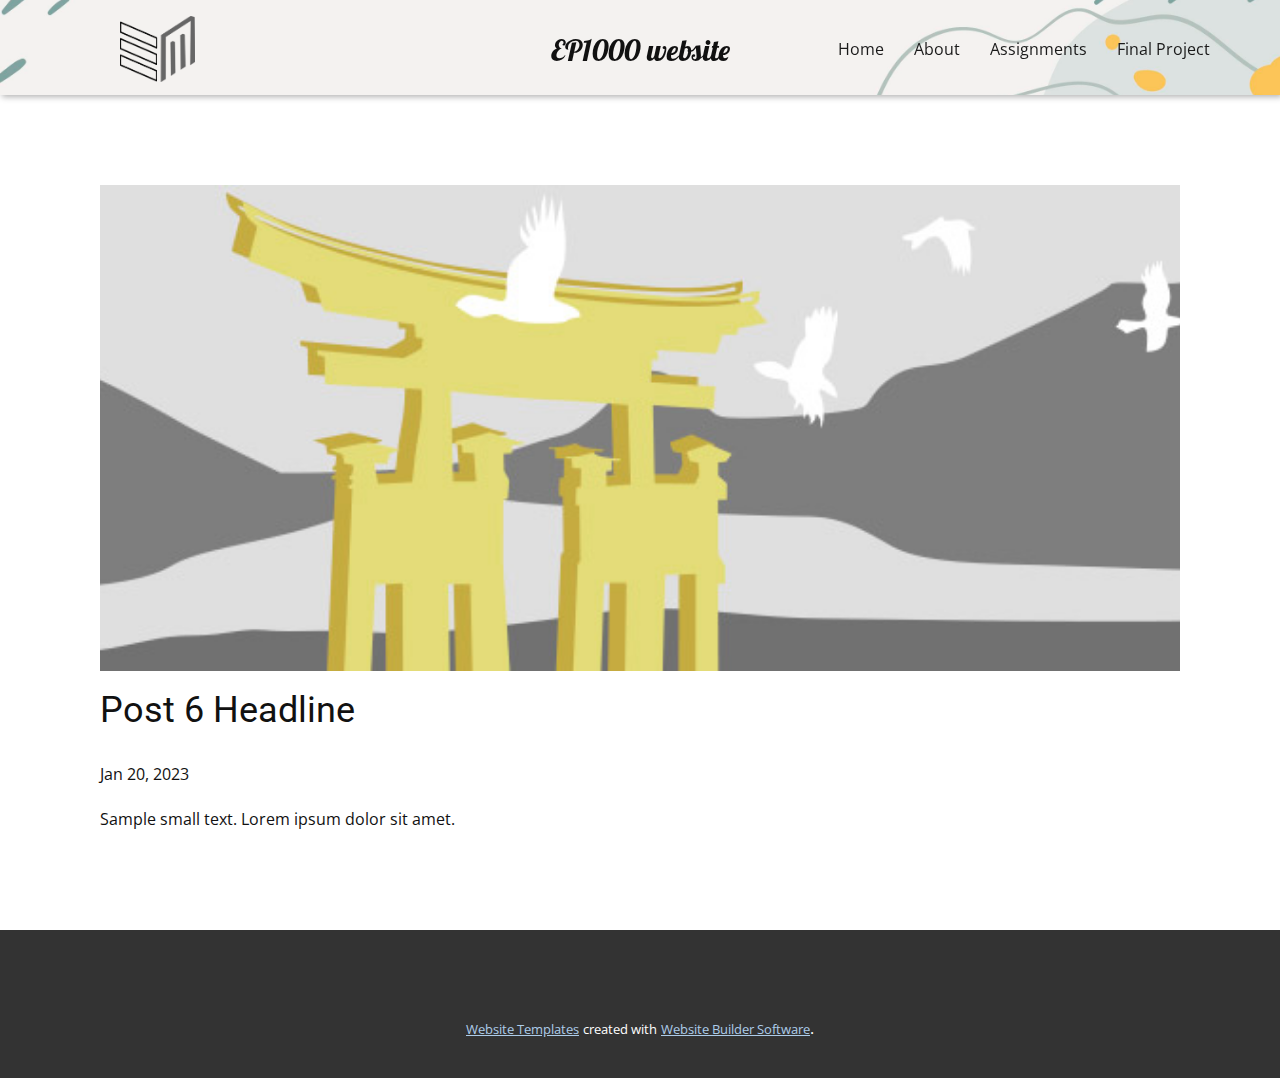
<file: blog/post-5.html>
<!DOCTYPE html>
<html style="font-size: 16px;" lang="en"><head>
    <meta name="viewport" content="width=device-width, initial-scale=1.0">
    <meta charset="utf-8">
    <meta name="keywords" content="Post 1 Headline">
    <meta name="description" content="">
    <title>Post 6 Headline</title>
    <link rel="stylesheet" href="../nicepage.css" media="screen">
<link rel="stylesheet" href="../Post-Template.css" media="screen">
    <script class="u-script" type="text/javascript" src="../jquery.js" defer=""></script>
    <script class="u-script" type="text/javascript" src="../nicepage.js" defer=""></script>
    <meta name="generator" content="Nicepage 5.5.0, nicepage.com">
    <link id="u-theme-google-font" rel="stylesheet" href="https://fonts.googleapis.com/css?family=Roboto:100,100i,300,300i,400,400i,500,500i,700,700i,900,900i|Open+Sans:300,300i,400,400i,500,500i,600,600i,700,700i,800,800i">
    <link id="u-page-google-font" rel="stylesheet" href="https://fonts.googleapis.com/css?family=Lobster:400">
    
    
    <script type="application/ld+json">{
		"@context": "http://schema.org",
		"@type": "Organization",
		"name": "P2106560 EP1000 website",
		"logo": "images/new.png"
}</script>
    <meta name="theme-color" content="#478ac9">
  <meta data-intl-tel-input-cdn-path="intlTelInput/"></head>
  <body class="u-body u-xl-mode" data-lang="en"><header class="u-box-shadow u-clearfix u-header u-image u-sticky u-sticky-0e89 u-header" id="sec-2750" data-animation-name="" data-animation-duration="0" data-animation-delay="0" data-animation-direction="" data-image-width="3000" data-image-height="2000"><div class="u-clearfix u-sheet u-sheet-1">
        <a href="https://nicepage.com" class="u-image u-logo u-image-1" data-image-width="695" data-image-height="611">
          <img src="../images/new.png" class="u-logo-image u-logo-image-1">
        </a>
        <h3 class="u-align-center u-custom-font u-font-lobster u-text u-text-default u-text-1">EP1000 website</h3>
        <nav class="u-menu u-menu-dropdown u-offcanvas u-menu-1">
          <div class="menu-collapse" style="font-size: 1rem; letter-spacing: 0px;">
            <a class="u-button-style u-custom-active-border-color u-custom-active-color u-custom-border u-custom-border-color u-custom-border-radius u-custom-borders u-custom-color u-custom-hover-border-color u-custom-hover-color u-custom-left-right-menu-spacing u-custom-padding-bottom u-custom-text-active-color u-custom-text-color u-custom-text-decoration u-custom-text-hover-color u-custom-top-bottom-menu-spacing u-nav-link u-text-active-palette-1-base u-text-hover-palette-2-base" href="#">
              <svg class="u-svg-link" viewBox="0 0 24 24"><use xmlns:xlink="http://www.w3.org/1999/xlink" xlink:href="#menu-hamburger"></use></svg>
              <svg class="u-svg-content" version="1.1" id="menu-hamburger" viewBox="0 0 16 16" x="0px" y="0px" xmlns:xlink="http://www.w3.org/1999/xlink" xmlns="http://www.w3.org/2000/svg"><g><rect y="1" width="16" height="2"></rect><rect y="7" width="16" height="2"></rect><rect y="13" width="16" height="2"></rect>
</g></svg>
            </a>
          </div>
          <div class="u-custom-menu u-nav-container">
            <ul class="u-custom-font u-nav u-spacing-30 u-text-font u-unstyled u-nav-1"><li class="u-nav-item"><a class="u-border-2 u-border-active-grey-50 u-border-no-left u-border-no-right u-border-no-top u-button-style u-nav-link u-text-active-palette-4-dark-2 u-text-grey-90 u-text-hover-grey-40" href="../Home.html" style="padding: 6px 0px;">Home</a>
</li><li class="u-nav-item"><a class="u-border-2 u-border-active-grey-50 u-border-no-left u-border-no-right u-border-no-top u-button-style u-nav-link u-text-active-palette-4-dark-2 u-text-grey-90 u-text-hover-grey-40" href="../About.html" style="padding: 6px 0px;">About</a>
</li><li class="u-nav-item"><a class="u-border-2 u-border-active-grey-50 u-border-no-left u-border-no-right u-border-no-top u-button-style u-nav-link u-text-active-palette-4-dark-2 u-text-grey-90 u-text-hover-grey-40" href="../Assignments.html" style="padding: 6px 0px;">Assignments</a>
</li><li class="u-nav-item"><a class="u-border-2 u-border-active-grey-50 u-border-no-left u-border-no-right u-border-no-top u-button-style u-nav-link u-text-active-palette-4-dark-2 u-text-grey-90 u-text-hover-grey-40" href="../Final-Project.html" style="padding: 6px 0px;">Final Project</a>
</li></ul>
          </div>
          <div class="u-custom-menu u-nav-container-collapse">
            <div class="u-black u-container-style u-inner-container-layout u-opacity u-opacity-95 u-sidenav">
              <div class="u-inner-container-layout u-sidenav-overflow">
                <div class="u-menu-close"></div>
                <ul class="u-align-center u-nav u-popupmenu-items u-unstyled u-nav-2"><li class="u-nav-item"><a class="u-button-style u-nav-link" href="../Home.html">Home</a>
</li><li class="u-nav-item"><a class="u-button-style u-nav-link" href="../About.html">About</a>
</li><li class="u-nav-item"><a class="u-button-style u-nav-link" href="../Assignments.html">Assignments</a>
</li><li class="u-nav-item"><a class="u-button-style u-nav-link" href="../Final-Project.html">Final Project</a>
</li></ul>
              </div>
            </div>
            <div class="u-black u-menu-overlay u-opacity u-opacity-70"></div>
          </div>
        </nav>
      </div></header>
    <section class="u-align-center u-clearfix u-section-1" id="sec-42ca">
      <div class="u-clearfix u-sheet u-valign-middle-md u-valign-middle-sm u-valign-middle-xs u-sheet-1"><!--post_details--><!--post_details_options_json--><!--{"source":""}--><!--/post_details_options_json--><!--blog_post-->
        <div class="u-container-style u-expanded-width u-post-details u-post-details-1">
          <div class="u-container-layout u-valign-middle u-container-layout-1"><!--blog_post_image-->
            <img alt="" class="u-blog-control u-expanded-width u-image u-image-default u-image-1" src="../images/8ad73f3c.jpeg"><!--/blog_post_image--><!--blog_post_header-->
            <h2 class="u-blog-control u-text u-text-1">Post 6 Headline</h2><!--/blog_post_header--><!--blog_post_metadata-->
            <div class="u-blog-control u-metadata u-metadata-1"><!--blog_post_metadata_date-->
              <span class="u-meta-date u-meta-icon">Jan 20, 2023</span><!--/blog_post_metadata_date--><!--blog_post_metadata_category-->
              <!--/blog_post_metadata_category--><!--blog_post_metadata_comments-->
              <!--/blog_post_metadata_comments-->
            </div><!--/blog_post_metadata--><!--blog_post_content-->
            <div class="u-align-justify u-blog-control u-post-content u-text u-text-2 fr-view">
  Sample small text. Lorem ipsum dolor sit amet.
  </div><!--/blog_post_content-->
          </div>
        </div><!--/blog_post--><!--/post_details-->
      </div>
    </section>
    
    
    <footer class="u-align-center u-clearfix u-footer u-grey-80 u-footer" id="sec-5567"><div class="u-clearfix u-sheet u-sheet-1"></div></footer>
    <section class="u-backlink u-clearfix u-grey-80">
      <a class="u-link" href="https://nicepage.com/website-templates" target="_blank">
        <span>Website Templates</span>
      </a>
      <p class="u-text">
        <span>created with</span>
      </p>
      <a class="u-link" href="" target="_blank">
        <span>Website Builder Software</span>
      </a>. 
    </section>
  
</body></html>
</file>
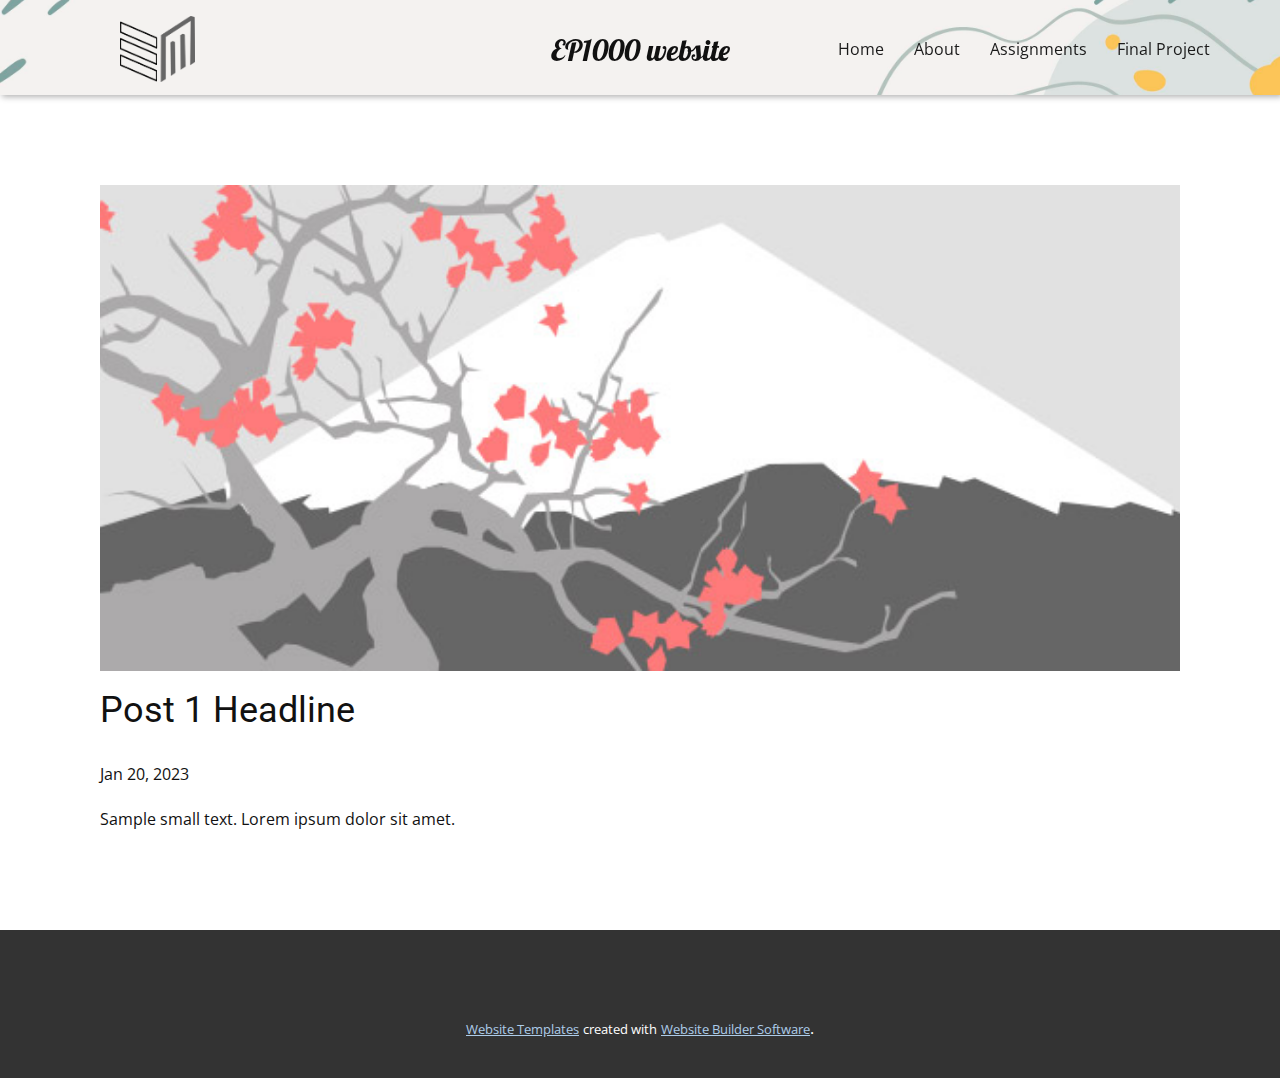
<file: blog/post.html>
<!DOCTYPE html>
<html style="font-size: 16px;" lang="en"><head>
    <meta name="viewport" content="width=device-width, initial-scale=1.0">
    <meta charset="utf-8">
    <meta name="keywords" content="Post 1 Headline">
    <meta name="description" content="">
    <title>Post 1 Headline</title>
    <link rel="stylesheet" href="../nicepage.css" media="screen">
<link rel="stylesheet" href="../Post-Template.css" media="screen">
    <script class="u-script" type="text/javascript" src="../jquery.js" defer=""></script>
    <script class="u-script" type="text/javascript" src="../nicepage.js" defer=""></script>
    <meta name="generator" content="Nicepage 5.5.0, nicepage.com">
    <link id="u-theme-google-font" rel="stylesheet" href="https://fonts.googleapis.com/css?family=Roboto:100,100i,300,300i,400,400i,500,500i,700,700i,900,900i|Open+Sans:300,300i,400,400i,500,500i,600,600i,700,700i,800,800i">
    <link id="u-page-google-font" rel="stylesheet" href="https://fonts.googleapis.com/css?family=Lobster:400">
    
    
    <script type="application/ld+json">{
		"@context": "http://schema.org",
		"@type": "Organization",
		"name": "P2106560 EP1000 website",
		"logo": "images/new.png"
}</script>
    <meta name="theme-color" content="#478ac9">
  <meta data-intl-tel-input-cdn-path="intlTelInput/"></head>
  <body class="u-body u-xl-mode" data-lang="en"><header class="u-box-shadow u-clearfix u-header u-image u-sticky u-sticky-0e89 u-header" id="sec-2750" data-animation-name="" data-animation-duration="0" data-animation-delay="0" data-animation-direction="" data-image-width="3000" data-image-height="2000"><div class="u-clearfix u-sheet u-sheet-1">
        <a href="https://nicepage.com" class="u-image u-logo u-image-1" data-image-width="695" data-image-height="611">
          <img src="../images/new.png" class="u-logo-image u-logo-image-1">
        </a>
        <h3 class="u-align-center u-custom-font u-font-lobster u-text u-text-default u-text-1">EP1000 website</h3>
        <nav class="u-menu u-menu-dropdown u-offcanvas u-menu-1">
          <div class="menu-collapse" style="font-size: 1rem; letter-spacing: 0px;">
            <a class="u-button-style u-custom-active-border-color u-custom-active-color u-custom-border u-custom-border-color u-custom-border-radius u-custom-borders u-custom-color u-custom-hover-border-color u-custom-hover-color u-custom-left-right-menu-spacing u-custom-padding-bottom u-custom-text-active-color u-custom-text-color u-custom-text-decoration u-custom-text-hover-color u-custom-top-bottom-menu-spacing u-nav-link u-text-active-palette-1-base u-text-hover-palette-2-base" href="#">
              <svg class="u-svg-link" viewBox="0 0 24 24"><use xmlns:xlink="http://www.w3.org/1999/xlink" xlink:href="#menu-hamburger"></use></svg>
              <svg class="u-svg-content" version="1.1" id="menu-hamburger" viewBox="0 0 16 16" x="0px" y="0px" xmlns:xlink="http://www.w3.org/1999/xlink" xmlns="http://www.w3.org/2000/svg"><g><rect y="1" width="16" height="2"></rect><rect y="7" width="16" height="2"></rect><rect y="13" width="16" height="2"></rect>
</g></svg>
            </a>
          </div>
          <div class="u-custom-menu u-nav-container">
            <ul class="u-custom-font u-nav u-spacing-30 u-text-font u-unstyled u-nav-1"><li class="u-nav-item"><a class="u-border-2 u-border-active-grey-50 u-border-no-left u-border-no-right u-border-no-top u-button-style u-nav-link u-text-active-palette-4-dark-2 u-text-grey-90 u-text-hover-grey-40" href="../Home.html" style="padding: 6px 0px;">Home</a>
</li><li class="u-nav-item"><a class="u-border-2 u-border-active-grey-50 u-border-no-left u-border-no-right u-border-no-top u-button-style u-nav-link u-text-active-palette-4-dark-2 u-text-grey-90 u-text-hover-grey-40" href="../About.html" style="padding: 6px 0px;">About</a>
</li><li class="u-nav-item"><a class="u-border-2 u-border-active-grey-50 u-border-no-left u-border-no-right u-border-no-top u-button-style u-nav-link u-text-active-palette-4-dark-2 u-text-grey-90 u-text-hover-grey-40" href="../Assignments.html" style="padding: 6px 0px;">Assignments</a>
</li><li class="u-nav-item"><a class="u-border-2 u-border-active-grey-50 u-border-no-left u-border-no-right u-border-no-top u-button-style u-nav-link u-text-active-palette-4-dark-2 u-text-grey-90 u-text-hover-grey-40" href="../Final-Project.html" style="padding: 6px 0px;">Final Project</a>
</li></ul>
          </div>
          <div class="u-custom-menu u-nav-container-collapse">
            <div class="u-black u-container-style u-inner-container-layout u-opacity u-opacity-95 u-sidenav">
              <div class="u-inner-container-layout u-sidenav-overflow">
                <div class="u-menu-close"></div>
                <ul class="u-align-center u-nav u-popupmenu-items u-unstyled u-nav-2"><li class="u-nav-item"><a class="u-button-style u-nav-link" href="../Home.html">Home</a>
</li><li class="u-nav-item"><a class="u-button-style u-nav-link" href="../About.html">About</a>
</li><li class="u-nav-item"><a class="u-button-style u-nav-link" href="../Assignments.html">Assignments</a>
</li><li class="u-nav-item"><a class="u-button-style u-nav-link" href="../Final-Project.html">Final Project</a>
</li></ul>
              </div>
            </div>
            <div class="u-black u-menu-overlay u-opacity u-opacity-70"></div>
          </div>
        </nav>
      </div></header>
    <section class="u-align-center u-clearfix u-section-1" id="sec-42ca">
      <div class="u-clearfix u-sheet u-valign-middle-md u-valign-middle-sm u-valign-middle-xs u-sheet-1"><!--post_details--><!--post_details_options_json--><!--{"source":""}--><!--/post_details_options_json--><!--blog_post-->
        <div class="u-container-style u-expanded-width u-post-details u-post-details-1">
          <div class="u-container-layout u-valign-middle u-container-layout-1"><!--blog_post_image-->
            <img alt="" class="u-blog-control u-expanded-width u-image u-image-default u-image-1" src="../images/0fd3416c.jpeg"><!--/blog_post_image--><!--blog_post_header-->
            <h2 class="u-blog-control u-text u-text-1">Post 1 Headline</h2><!--/blog_post_header--><!--blog_post_metadata-->
            <div class="u-blog-control u-metadata u-metadata-1"><!--blog_post_metadata_date-->
              <span class="u-meta-date u-meta-icon">Jan 20, 2023</span><!--/blog_post_metadata_date--><!--blog_post_metadata_category-->
              <!--/blog_post_metadata_category--><!--blog_post_metadata_comments-->
              <!--/blog_post_metadata_comments-->
            </div><!--/blog_post_metadata--><!--blog_post_content-->
            <div class="u-align-justify u-blog-control u-post-content u-text u-text-2 fr-view">
  Sample small text. Lorem ipsum dolor sit amet.
  </div><!--/blog_post_content-->
          </div>
        </div><!--/blog_post--><!--/post_details-->
      </div>
    </section>
    
    
    <footer class="u-align-center u-clearfix u-footer u-grey-80 u-footer" id="sec-5567"><div class="u-clearfix u-sheet u-sheet-1"></div></footer>
    <section class="u-backlink u-clearfix u-grey-80">
      <a class="u-link" href="https://nicepage.com/website-templates" target="_blank">
        <span>Website Templates</span>
      </a>
      <p class="u-text">
        <span>created with</span>
      </p>
      <a class="u-link" href="" target="_blank">
        <span>Website Builder Software</span>
      </a>. 
    </section>
  
</body></html>
</file>
<file: Home.css>
.u-section-1 {
  background-image: url("images/15782177_5664723.jpg");
  background-position: 100% 0%;
  background-size: 140%;
}

.u-section-1 .u-sheet-1 {
  min-height: 533px;
}

.u-section-1 .u-text-1 {
  margin: 20px 0 0;
}

.u-section-1 .u-text-2 {
  background-image: none;
  width: 361px;
  margin: 20px auto 0;
}

.u-section-1 .u-text-3 {
  width: 818px;
  margin: 76px auto 60px;
}

@media (max-width: 1199px) {
  .u-section-1 .u-sheet-1 {
    min-height: 400px;
  }

  .u-section-1 .u-text-1 {
    margin-right: 106px;
    margin-left: 106px;
  }
}

@media (max-width: 991px) {
  .u-section-1 .u-text-3 {
    width: 720px;
  }
}

@media (max-width: 767px) {
  .u-section-1 .u-text-3 {
    width: 540px;
  }
}

@media (max-width: 575px) {
  .u-section-1 .u-text-2 {
    width: 340px;
  }

  .u-section-1 .u-text-3 {
    width: 340px;
  }
}
</file>
<file: About.css>
.u-section-1 {
  background-image: url("images/15782177_5664723.jpg");
  background-position: 50% 100%;
  background-size: 115%;
}

.u-section-1 .u-sheet-1 {
  min-height: 435px;
}

.u-section-1 .u-image-1 {
  width: 168px;
  height: 241px;
  margin: 69px auto 0 72px;
}

.u-section-1 .u-text-1 {
  margin: -199px 207px 0 394px;
}

.u-section-1 .u-text-2 {
  font-style: italic;
  margin: 43px 207px 60px 394px;
}

@media (max-width: 1199px) {
  .u-section-1 .u-sheet-1 {
    min-height: 359px;
  }

  .u-section-1 .u-text-1 {
    margin-right: 107px;
    margin-left: 294px;
  }

  .u-section-1 .u-text-2 {
    margin-left: 294px;
    margin-right: 107px;
  }
}

@media (max-width: 991px) {
  .u-section-1 .u-sheet-1 {
    min-height: 275px;
  }

  .u-section-1 .u-text-1 {
    margin-right: 0;
    margin-left: 181px;
  }

  .u-section-1 .u-text-2 {
    margin-left: 181px;
    margin-right: 0;
  }
}

@media (max-width: 767px) {
  .u-section-1 .u-sheet-1 {
    min-height: 206px;
  }

  .u-section-1 .u-text-1 {
    margin-left: 1px;
  }

  .u-section-1 .u-text-2 {
    margin-left: 1px;
  }
}

@media (max-width: 575px) {
  .u-section-1 .u-sheet-1 {
    min-height: 130px;
  }

  .u-section-1 .u-text-1 {
    margin-left: 0;
  }

  .u-section-1 .u-text-2 {
    margin-left: 0;
  }
}
</file>
<file: Assignments.css>
.u-section-1 {
  background-image: url("images/F4F2F1.jfif");
  background-position: 50% 50%;
}

.u-section-1 .u-sheet-1 {
  min-height: 200px;
}

.u-section-1 .u-text-1 {
  margin: 127px 0 0;
}

@media (max-width: 1199px) {
   .u-section-1 {
    background-size: 130%;
  }

  .u-section-1 .u-sheet-1 {
    min-height: 482px;
  }

  .u-section-1 .u-text-1 {
    width: 400px;
  }
}

@media (max-width: 575px) {
  .u-section-1 .u-text-1 {
    width: 340px;
  }
} .u-section-2 {
  background-image: url("images/F4F2F1.jfif");
  background-position: 50% 50%;
}

.u-section-2 .u-sheet-1 {
  min-height: 1846px;
}

.u-section-2 .u-text-1 {
  margin: 41px auto 0;
}

.u-section-2 .u-text-2 {
  margin: 23px 0 0;
}

.u-section-2 .u-text-3 {
  margin: 33px 0 0;
}

.u-section-2 .u-image-1 {
  width: 570px;
  height: 570px;
  margin: 65px auto 0 0;
}

.u-section-2 .u-image-2 {
  width: 537px;
  height: 501px;
  margin: -501px 0 0 auto;
}

.u-section-2 .u-text-4 {
  margin: 19px 27px 0 630px;
}

.u-section-2 .u-text-5 {
  margin: -57px 657px 60px 87px;
}

@media (max-width: 1199px) {
  .u-section-2 .u-sheet-1 {
    min-height: 1845px;
  }

  .u-section-2 .u-text-2 {
    margin-left: 49px;
  }

  .u-section-2 .u-text-3 {
    margin-left: 49px;
  }

  .u-section-2 .u-image-2 {
    margin-top: -451px;
  }

  .u-section-2 .u-text-4 {
    margin-top: -27px;
    margin-right: 0;
    margin-left: 456px;
  }

  .u-section-2 .u-text-5 {
    width: 397px;
    margin-right: 543px;
    margin-bottom: 25px;
    margin-left: 0;
  }
}

@media (max-width: 991px) {
  .u-section-2 .u-text-4 {
    margin-left: 236px;
  }

  .u-section-2 .u-text-5 {
    margin-right: 323px;
    margin-bottom: 21px;
  }
}

@media (max-width: 767px) {
  .u-section-2 .u-sheet-1 {
    min-height: 1815px;
  }

  .u-section-2 .u-image-1 {
    width: 540px;
    height: 540px;
  }

  .u-section-2 .u-text-4 {
    margin-left: 56px;
  }

  .u-section-2 .u-text-5 {
    margin-right: 143px;
    margin-bottom: 14px;
  }
}

@media (max-width: 575px) {
  .u-section-2 .u-sheet-1 {
    min-height: 1431px;
  }

  .u-section-2 .u-image-1 {
    width: 340px;
    height: 340px;
  }

  .u-section-2 .u-image-2 {
    width: 340px;
    height: 317px;
  }

  .u-section-2 .u-text-4 {
    margin-top: 72px;
    margin-left: 0;
  }

  .u-section-2 .u-text-5 {
    width: 340px;
    margin-right: 0;
  }
}.u-section-3 .u-sheet-1 {
  min-height: 566px;
}

.u-section-3 .u-text-1 {
  margin: 54px 482px 0 445px;
}

.u-section-3 .u-gallery-1 {
  height: 399px;
  width: 280px;
  margin: 32px 65px 0 auto;
}

.u-section-3 .u-carousel-indicators-1 {
  position: absolute;
  width: auto;
  height: auto;
  top: auto;
  bottom: -35px;
}

.u-section-3 .u-carousel-item-1 {
  margin-right: 0;
}

.u-section-3 .u-over-slide-1 {
  background-image: linear-gradient(0deg, rgba(0,0,0,0.2), rgba(0,0,0,0.2));
  padding: 30px;
}

.u-section-3 .u-carousel-item-2 {
  margin-right: 0;
}

.u-section-3 .u-over-slide-2 {
  background-image: linear-gradient(0deg, rgba(0,0,0,0.2), rgba(0,0,0,0.2));
  padding: 30px;
}

.u-section-3 .u-carousel-control-1 {
  position: absolute;
  left: -81px;
  width: 40px;
  height: 40px;
  right: auto;
}

.u-section-3 .u-carousel-control-2 {
  position: absolute;
  width: 40px;
  height: 40px;
  left: auto;
  right: -78px;
}

.u-section-3 .u-text-2 {
  margin: -272px 446px 60px 31px;
}

@media (max-width: 1199px) {
  .u-section-3 .u-sheet-1 {
    min-height: 538px;
  }

  .u-section-3 .u-text-1 {
    margin-left: 345px;
    margin-right: 382px;
    width: 177px;
  }

  .u-section-3 .u-text-2 {
    margin-right: 277px;
    margin-left: 0;
  }
}

@media (max-width: 991px) {
  .u-section-3 .u-sheet-1 {
    min-height: 412px;
  }

  .u-section-3 .u-text-1 {
    margin-left: 235px;
    margin-right: 272px;
  }

  .u-section-3 .u-text-2 {
    margin-right: 57px;
  }
}

@media (max-width: 767px) {
  .u-section-3 .u-sheet-1 {
    min-height: 309px;
  }

  .u-section-3 .u-text-1 {
    margin-left: 145px;
    margin-right: 182px;
  }

  .u-section-3 .u-text-2 {
    margin-right: 0;
  }
}

@media (max-width: 575px) {
  .u-section-3 .u-sheet-1 {
    min-height: 195px;
  }

  .u-section-3 .u-text-1 {
    margin-left: 45px;
    margin-right: 82px;
  }

  .u-section-3 .u-gallery-1 {
    margin-right: 60px;
  }
} .u-section-4 {
  background-image: url("images/F4F2F1.jfif");
  background-position: 50% 50%;
}

.u-section-4 .u-sheet-1 {
  min-height: 1253px;
}

.u-section-4 .u-text-1 {
  margin: 60px auto 0;
}

.u-section-4 .u-text-2 {
  margin: 20px 197px 0;
}

.u-section-4 .u-gallery-1 {
  height: 423px;
  margin-top: 47px;
  margin-bottom: 0;
  grid-gap: 17px 17px;
}

.u-section-4 .u-gallery-inner-1 {
  grid-template-columns: repeat(3, auto);
  grid-gap: 17px;
}

.u-section-4 .u-over-slide-1 {
  background-image: linear-gradient(0deg, rgba(0,0,0,0.2), rgba(0,0,0,0.2));
  padding: 20px;
}

.u-section-4 .u-over-slide-2 {
  background-image: linear-gradient(0deg, rgba(0,0,0,0.2), rgba(0,0,0,0.2));
  padding: 20px;
}

.u-section-4 .u-over-slide-3 {
  background-image: linear-gradient(0deg, rgba(0,0,0,0.2), rgba(0,0,0,0.2));
  padding: 20px;
}

.u-section-4 .u-text-3 {
  width: 746px;
  margin: 89px auto 0;
}

.u-section-4 .u-image-1 {
  width: 537px;
  height: 403px;
  margin: 20px 0 0 auto;
}

.u-section-4 .u-image-2 {
  width: 537px;
  height: 403px;
  margin: -403px auto 58px 0;
}

@media (max-width: 1199px) {
  .u-section-4 .u-sheet-1 {
    min-height: 673px;
  }

  .u-section-4 .u-text-2 {
    margin-left: 97px;
    margin-right: 97px;
  }

  .u-section-4 .u-gallery-1 {
    height: 349px;
  }
}

@media (max-width: 991px) {
  .u-section-4 .u-sheet-1 {
    min-height: 1151px;
  }

  .u-section-4 .u-text-2 {
    margin-left: 0;
    margin-right: 0;
  }

  .u-section-4 .u-gallery-1 {
    height: 802px;
  }

  .u-section-4 .u-gallery-inner-1 {
    grid-template-columns: repeat(2, auto);
  }

  .u-section-4 .u-text-3 {
    width: 720px;
  }
}

@media (max-width: 767px) {
  .u-section-4 .u-sheet-1 {
    min-height: 2199px;
  }

  .u-section-4 .u-gallery-1 {
    height: 1805px;
  }

  .u-section-4 .u-gallery-inner-1 {
    grid-template-columns: repeat(1, auto);
  }

  .u-section-4 .u-text-3 {
    width: 540px;
  }
}

@media (max-width: 575px) {
  .u-section-4 .u-sheet-1 {
    min-height: 1359px;
  }

  .u-section-4 .u-gallery-1 {
    height: 1136px;
  }

  .u-section-4 .u-text-3 {
    width: 340px;
  }

  .u-section-4 .u-image-1 {
    width: 340px;
    height: 255px;
  }

  .u-section-4 .u-image-2 {
    width: 340px;
    height: 255px;
    margin-top: -255px;
  }
}.u-section-5 .u-sheet-1 {
  min-height: 6930px;
}

.u-section-5 .u-text-1 {
  margin: 41px auto 0;
}

.u-section-5 .u-text-2 {
  margin: 28px auto 0;
}

.u-section-5 .u-custom-html-1 {
  height: auto;
  min-height: 527px;
  margin: 13px 497px 0 0;
}

.u-section-5 .u-text-3 {
  margin: -467px 396px 0 auto;
}

.u-section-5 .u-custom-html-2 {
  height: auto;
  min-height: 527px;
  margin: 472px 497px 0 0;
}

.u-section-5 .u-text-4 {
  margin: -459px 237px 0 auto;
}

.u-section-5 .u-custom-html-3 {
  height: auto;
  min-height: 527px;
  margin: 464px 497px 0 0;
}

.u-section-5 .u-text-5 {
  margin: -455px 345px 0 auto;
}

.u-section-5 .u-custom-html-4 {
  height: auto;
  min-height: 527px;
  margin: 456px 497px 0 0;
}

.u-section-5 .u-text-6 {
  margin: -461px 388px 0 auto;
}

.u-section-5 .u-custom-html-5 {
  height: auto;
  min-height: 527px;
  margin: 462px 497px 0 0;
}

.u-section-5 .u-text-7 {
  margin: -466px 311px 0 auto;
}

.u-section-5 .u-custom-html-6 {
  height: auto;
  min-height: 527px;
  margin: 467px 497px 0 0;
}

.u-section-5 .u-text-8 {
  margin: -468px 195px 0 auto;
}

.u-section-5 .u-custom-html-7 {
  height: auto;
  min-height: 527px;
  margin: 469px 497px 0 0;
}

.u-section-5 .u-text-9 {
  margin: -472px 407px 0 auto;
}

.u-section-5 .u-custom-html-8 {
  height: auto;
  min-height: 527px;
  margin: 477px 497px 0 0;
}

.u-section-5 .u-text-10 {
  margin: -463px 312px 0 695px;
}

.u-section-5 .u-custom-html-9 {
  height: auto;
  min-height: 527px;
  margin: 469px 497px 0 0;
}

.u-section-5 .u-text-11 {
  margin: -458px 326px 0 704px;
}

.u-section-5 .u-custom-html-10 {
  height: auto;
  min-height: 527px;
  margin: 463px 497px 0 0;
}

.u-section-5 .u-text-12 {
  margin: -461px 391px 0 auto;
}

.u-section-5 .u-custom-html-11 {
  height: auto;
  min-height: 527px;
  margin: 465px 497px 0 0;
}

.u-section-5 .u-text-13 {
  margin: -471px 230px 0 auto;
}

.u-section-5 .u-custom-html-12 {
  height: auto;
  min-height: 527px;
  margin: 476px 497px 0 0;
}

.u-section-5 .u-text-14 {
  margin: -463px 300px 60px auto;
}

@media (max-width: 1199px) {
  .u-section-5 .u-custom-html-1 {
    margin-right: 297px;
  }

  .u-section-5 .u-text-3 {
    margin-right: 327px;
  }

  .u-section-5 .u-custom-html-2 {
    margin-right: 297px;
  }

  .u-section-5 .u-custom-html-3 {
    margin-right: 297px;
  }

  .u-section-5 .u-text-5 {
    margin-right: 285px;
  }

  .u-section-5 .u-custom-html-4 {
    margin-right: 297px;
  }

  .u-section-5 .u-text-6 {
    margin-right: 320px;
  }

  .u-section-5 .u-custom-html-5 {
    margin-right: 297px;
  }

  .u-section-5 .u-custom-html-6 {
    margin-right: 297px;
  }

  .u-section-5 .u-custom-html-7 {
    margin-right: 297px;
  }

  .u-section-5 .u-text-9 {
    margin-top: -469px;
    margin-right: 335px;
  }

  .u-section-5 .u-custom-html-8 {
    margin-top: 473px;
    margin-right: 297px;
  }

  .u-section-5 .u-text-10 {
    margin-top: -460px;
    margin-right: 124px;
    margin-left: 595px;
  }

  .u-section-5 .u-custom-html-9 {
    margin-top: 464px;
    margin-right: 297px;
  }

  .u-section-5 .u-text-11 {
    margin-right: 124px;
    margin-left: 604px;
  }

  .u-section-5 .u-custom-html-10 {
    margin-right: 297px;
  }

  .u-section-5 .u-text-12 {
    margin-right: 322px;
  }

  .u-section-5 .u-custom-html-11 {
    margin-right: 297px;
  }

  .u-section-5 .u-custom-html-12 {
    margin-right: 297px;
  }
}

@media (max-width: 991px) {
  .u-section-5 .u-custom-html-1 {
    margin-right: 77px;
  }

  .u-section-5 .u-text-3 {
    margin-right: 250px;
  }

  .u-section-5 .u-custom-html-2 {
    margin-right: 77px;
  }

  .u-section-5 .u-custom-html-3 {
    margin-right: 77px;
  }

  .u-section-5 .u-text-5 {
    margin-right: 218px;
  }

  .u-section-5 .u-custom-html-4 {
    margin-right: 77px;
  }

  .u-section-5 .u-text-6 {
    margin-right: 245px;
  }

  .u-section-5 .u-custom-html-5 {
    margin-right: 77px;
  }

  .u-section-5 .u-text-7 {
    margin-right: 238px;
  }

  .u-section-5 .u-custom-html-6 {
    margin-right: 77px;
  }

  .u-section-5 .u-custom-html-7 {
    margin-right: 77px;
  }

  .u-section-5 .u-text-9 {
    margin-top: -440px;
    margin-right: 257px;
  }

  .u-section-5 .u-custom-html-8 {
    margin-top: 445px;
    margin-right: 77px;
  }

  .u-section-5 .u-text-10 {
    margin-top: -431px;
    margin-left: 485px;
  }

  .u-section-5 .u-custom-html-9 {
    margin-top: 436px;
    margin-right: 77px;
  }

  .u-section-5 .u-text-11 {
    margin-left: 494px;
  }

  .u-section-5 .u-custom-html-10 {
    margin-right: 77px;
  }

  .u-section-5 .u-text-12 {
    margin-right: 247px;
  }

  .u-section-5 .u-custom-html-11 {
    margin-right: 77px;
  }

  .u-section-5 .u-custom-html-12 {
    margin-right: 77px;
  }

  .u-section-5 .u-text-14 {
    margin-right: 230px;
  }
}

@media (max-width: 767px) {
  .u-section-5 .u-custom-html-1 {
    margin-right: 0;
  }

  .u-section-5 .u-text-3 {
    margin-right: 188px;
  }

  .u-section-5 .u-custom-html-2 {
    margin-right: 0;
  }

  .u-section-5 .u-text-4 {
    margin-right: 178px;
  }

  .u-section-5 .u-custom-html-3 {
    margin-right: 0;
  }

  .u-section-5 .u-text-5 {
    margin-right: 164px;
  }

  .u-section-5 .u-custom-html-4 {
    margin-right: 0;
  }

  .u-section-5 .u-text-6 {
    margin-right: 184px;
  }

  .u-section-5 .u-custom-html-5 {
    margin-right: 0;
  }

  .u-section-5 .u-text-7 {
    margin-right: 179px;
  }

  .u-section-5 .u-custom-html-6 {
    margin-right: 0;
  }

  .u-section-5 .u-text-8 {
    margin-right: 146px;
  }

  .u-section-5 .u-custom-html-7 {
    margin-right: 0;
  }

  .u-section-5 .u-text-9 {
    margin-top: -239px;
    margin-right: 193px;
  }

  .u-section-5 .u-custom-html-8 {
    margin-top: 244px;
    margin-right: 0;
  }

  .u-section-5 .u-text-10 {
    margin-top: -230px;
    margin-left: 395px;
  }

  .u-section-5 .u-custom-html-9 {
    margin-top: 235px;
    margin-right: 0;
  }

  .u-section-5 .u-text-11 {
    margin-left: 404px;
  }

  .u-section-5 .u-custom-html-10 {
    margin-right: 0;
  }

  .u-section-5 .u-text-12 {
    margin-right: 185px;
  }

  .u-section-5 .u-custom-html-11 {
    margin-right: 0;
  }

  .u-section-5 .u-text-13 {
    margin-right: 173px;
  }

  .u-section-5 .u-custom-html-12 {
    margin-right: 0;
  }

  .u-section-5 .u-text-14 {
    margin-right: 173px;
  }
}

@media (max-width: 575px) {
  .u-section-5 .u-text-3 {
    margin-right: 118px;
  }

  .u-section-5 .u-text-4 {
    margin-right: 112px;
  }

  .u-section-5 .u-text-5 {
    margin-right: 103px;
  }

  .u-section-5 .u-text-6 {
    margin-right: 116px;
  }

  .u-section-5 .u-text-7 {
    margin-right: 113px;
  }

  .u-section-5 .u-text-8 {
    margin-right: 92px;
  }

  .u-section-5 .u-text-9 {
    margin-top: -354px;
    margin-right: 122px;
  }

  .u-section-5 .u-custom-html-8 {
    margin-top: 333px;
  }

  .u-section-5 .u-text-10 {
    margin-top: -345px;
    margin-right: 78px;
    margin-left: 207px;
  }

  .u-section-5 .u-custom-html-9 {
    margin-top: 324px;
  }

  .u-section-5 .u-text-11 {
    margin-right: 78px;
    margin-left: 230px;
  }

  .u-section-5 .u-text-12 {
    margin-right: 116px;
  }

  .u-section-5 .u-text-13 {
    margin-right: 109px;
  }

  .u-section-5 .u-text-14 {
    margin-right: 109px;
  }
} .u-section-6 {
  background-image: url("images/F4F2F1.jfif");
  background-position: 50% 50%;
}

.u-section-6 .u-sheet-1 {
  min-height: 625px;
}

.u-section-6 .u-text-1 {
  margin: 47px auto 0;
}

.u-section-6 .u-image-1 {
  width: 467px;
  height: 400px;
  margin: 24px auto 0 17px;
}

.u-section-6 .u-text-2 {
  margin: -246px 56px 60px 540px;
}

@media (max-width: 1199px) {
  .u-section-6 .u-sheet-1 {
    min-height: 515px;
  }

  .u-section-6 .u-text-2 {
    margin-right: 66px;
    margin-left: 397px;
  }
}

@media (max-width: 991px) {
  .u-section-6 .u-sheet-1 {
    min-height: 394px;
  }

  .u-section-6 .u-text-2 {
    margin-left: 177px;
  }
}

@media (max-width: 767px) {
  .u-section-6 .u-sheet-1 {
    min-height: 296px;
  }

  .u-section-6 .u-text-2 {
    margin-left: 0;
  }
}

@media (max-width: 575px) {
  .u-section-6 .u-sheet-1 {
    min-height: 77px;
  }

  .u-section-6 .u-image-1 {
    width: 340px;
    height: 291px;
    margin-left: 0;
  }

  .u-section-6 .u-text-2 {
    margin-top: -137px;
  }
}.u-section-7 .u-sheet-1 {
  min-height: 605px;
}

.u-section-7 .u-text-1 {
  font-weight: 400;
  margin-bottom: 0;
  margin-right: auto;
  margin-left: auto;
}

.u-section-7 .u-image-1 {
  width: 320px;
  height: 400px;
  margin: 43px 80px 0 auto;
}

.u-section-7 .u-text-2 {
  margin: -225px 520px 60px 54px;
}

@media (max-width: 1199px) {
  .u-section-7 .u-sheet-1 {
    min-height: 606px;
  }

  .u-section-7 .u-image-1 {
    height: 401px;
  }

  .u-section-7 .u-text-2 {
    margin-top: -226px;
    margin-right: 375px;
    margin-left: 0;
  }
}

@media (max-width: 991px) {
  .u-section-7 .u-text-2 {
    margin-right: 155px;
  }
}

@media (max-width: 767px) {
  .u-section-7 .u-text-2 {
    margin-right: 0;
  }
}

@media (max-width: 575px) {
  .u-section-7 .u-image-1 {
    margin-right: 20px;
  }
} .u-section-8 {
  background-image: url("images/F4F2F1.jfif");
  background-position: 50% 50%;
}

.u-section-8 .u-sheet-1 {
  min-height: 670px;
}

.u-section-8 .u-text-1 {
  font-weight: 400;
  margin: 20px auto 0;
}

.u-section-8 .u-image-1 {
  width: 412px;
  height: 340px;
  margin: 63px auto 0 80px;
}

.u-section-8 .u-image-2 {
  width: 395px;
  height: 340px;
  margin: -340px 90px 0 auto;
}

.u-section-8 .u-text-2 {
  margin: 68px 90px 60px 80px;
}

@media (max-width: 1199px) {
  .u-section-8 .u-sheet-1 {
    min-height: 1087px;
  }

  .u-section-8 .u-text-2 {
    margin-left: 0;
  }
}

@media (max-width: 991px) {
  .u-section-8 .u-text-2 {
    margin-right: 0;
  }
}

@media (max-width: 575px) {
  .u-section-8 .u-sheet-1 {
    min-height: 981px;
  }

  .u-section-8 .u-image-1 {
    width: 340px;
    height: 281px;
    margin-left: 0;
  }

  .u-section-8 .u-image-2 {
    width: 340px;
    height: 293px;
    margin-top: -281px;
    margin-right: 0;
  }
}
</file>
<file: Final-Project.css>
.u-section-1 {
  background-image: url("images/F4F2F1.jfif");
  background-position: 50% 50%;
}

.u-section-1 .u-sheet-1 {
  min-height: 671px;
}

.u-section-1 .u-text-1 {
  margin: 52px auto 0;
}

.u-section-1 .u-text-2 {
  margin: 27px auto 0;
}

.u-section-1 .u-text-3 {
  margin: 20px auto 0;
}

.u-section-1 .u-text-4 {
  margin: 18px auto 0;
}

.u-section-1 .u-text-5 {
  margin: 35px auto 0 0;
}

.u-section-1 .u-image-1 {
  width: 375px;
  height: 264px;
  margin: -6px 20px 0 auto;
}

.u-section-1 .u-text-6 {
  font-size: 1.125rem;
  margin: -250px 839px 0 0;
}

.u-section-1 .u-btn-1 {
  background-image: none;
  padding: 0;
}

.u-section-1 .u-text-7 {
  margin: 3px auto 0 0;
}

.u-section-1 .u-btn-2 {
  background-image: none;
  font-size: 1.125rem;
  padding: 0;
}

.u-section-1 .u-text-8 {
  margin: 3px auto 0 0;
}

.u-section-1 .u-btn-3 {
  background-image: none;
  font-size: 1.125rem;
  padding: 0;
}

.u-section-1 .u-text-9 {
  margin: 5px auto 0 0;
}

.u-section-1 .u-btn-4 {
  background-image: none;
  font-size: 1.125rem;
  padding: 0;
}

.u-section-1 .u-text-10 {
  font-size: 1.125rem;
  margin: 1px auto 0 0;
}

.u-section-1 .u-btn-5 {
  background-image: none;
  padding: 0;
}

.u-section-1 .u-text-11 {
  font-size: 1.125rem;
  margin: 5px auto 0 0;
}

.u-section-1 .u-btn-6 {
  background-image: none;
  padding: 0;
}

.u-section-1 .u-text-12 {
  font-size: 1.125rem;
  margin: 0 auto 0 0;
}

.u-section-1 .u-btn-7 {
  background-image: none;
  padding: 0;
}

.u-section-1 .u-text-13 {
  font-size: 1.125rem;
  margin: 3px auto 0 0;
}

.u-section-1 .u-btn-8 {
  background-image: none;
  padding: 0;
}

.u-section-1 .u-image-2 {
  width: 332px;
  height: 264px;
  margin: -264px auto 0 386px;
}

.u-section-1 .u-text-14 {
  font-size: 1.125rem;
  margin: 3px auto 35px 0;
}

.u-section-1 .u-btn-9 {
  background-image: none;
  padding: 0;
}

@media (max-width: 1199px) {
  .u-section-1 .u-sheet-1 {
    min-height: 553px;
  }

  .u-section-1 .u-text-6 {
    margin-top: -249px;
    margin-right: 639px;
  }
}

@media (max-width: 991px) {
  .u-section-1 .u-sheet-1 {
    min-height: 424px;
  }

  .u-section-1 .u-text-6 {
    margin-right: 419px;
  }
}

@media (max-width: 767px) {
  .u-section-1 .u-sheet-1 {
    min-height: 318px;
  }

  .u-section-1 .u-text-6 {
    margin-right: 239px;
  }

  .u-section-1 .u-image-2 {
    margin-left: 208px;
  }
}

@media (max-width: 575px) {
  .u-section-1 .u-sheet-1 {
    min-height: 175px;
  }

  .u-section-1 .u-image-1 {
    width: 340px;
    height: 239px;
    margin-right: 0;
  }

  .u-section-1 .u-text-6 {
    margin-top: -237px;
    margin-right: 39px;
  }

  .u-section-1 .u-image-2 {
    margin-left: 8px;
  }

  .u-section-1 .u-text-14 {
    margin-bottom: 28px;
  }
} .u-section-2 {
  background-image: url("images/15273888_5591421.jpg");
  background-position: 50% 50%;
}

.u-section-2 .u-sheet-1 {
  min-height: 766px;
}

.u-section-2 .u-text-1 {
  margin: 51px auto 0;
}

.u-section-2 .u-text-2 {
  font-size: 1rem;
  margin: 20px 197px 0;
}

.u-section-2 .u-rotation-parent-1 {
  width: 349px;
  height: 472px;
  margin: 74px auto 0 -8px;
}

.u-section-2 .u-image-1 {
  width: 472px;
  height: 349px;
}

.u-section-2 .u-rotation-parent-2 {
  width: 354px;
  height: 472px;
  margin: -472px auto 0 380px;
}

.u-section-2 .u-image-2 {
  width: 472px;
  height: 354px;
}

.u-section-2 .u-rotation-parent-3 {
  width: 367px;
  height: 472px;
  margin: -472px 0 60px auto;
}

.u-section-2 .u-image-3 {
  width: 472px;
  height: 367px;
}

@media (max-width: 1199px) {
  .u-section-2 .u-sheet-1 {
    min-height: 1246px;
  }

  .u-section-2 .u-text-2 {
    margin-left: 97px;
    margin-right: 97px;
  }

  .u-section-2 .u-rotation-parent-1 {
    height: 473px;
  }

  .u-section-2 .u-image-1 {
    width: 473px;
  }

  .u-section-2 .u-rotation-parent-2 {
    margin-top: -473px;
  }
}

@media (max-width: 991px) {
  .u-section-2 .u-text-2 {
    margin-left: 0;
    margin-right: 0;
  }

  .u-section-2 .u-rotation-parent-2 {
    margin-left: 366px;
  }
}

@media (max-width: 767px) {
  .u-section-2 .u-text-1 {
    margin-top: 60px;
  }

  .u-section-2 .u-rotation-parent-2 {
    margin-left: 186px;
  }
}

@media (max-width: 575px) {
  .u-section-2 .u-sheet-1 {
    min-height: 1130px;
  }

  .u-section-2 .u-rotation-parent-1 {
    width: 340px;
    height: 452px;
    margin-left: 0;
  }

  .u-section-2 .u-image-1 {
    width: 461px;
    height: 340px;
  }

  .u-section-2 .u-rotation-parent-2 {
    width: 340px;
    height: 439px;
    margin-top: -452px;
    margin-left: 0;
  }

  .u-section-2 .u-image-2 {
    width: 453px;
    height: 340px;
  }

  .u-section-2 .u-rotation-parent-3 {
    width: 340px;
    height: 410px;
    margin-top: -439px;
  }

  .u-section-2 .u-image-3 {
    width: 437px;
    height: 340px;
  }
} .u-section-3 {
  background-image: url("images/F4F2F1.jfif");
  background-position: 50% 50%;
  min-height: 2474px;
}

.u-section-3 .u-custom-html-1 {
  margin-top: 0;
  margin-bottom: 0;
}

.u-section-3 .u-text-1 {
  margin: 67px auto 0 calc(((100% - 1140px) / 2) + 451px);
}

.u-section-3 .u-text-2 {
  font-size: 1.125rem;
  margin: 18px calc(((100% - 1140px) / 2) + 83px) 0;
}

.u-section-3 .u-custom-html-2 {
  height: auto;
  min-height: 527px;
  margin-top: 18px;
  margin-bottom: 0;
  margin-left: calc(((100% - 1140px) / 2));
  width: 644px;
}

.u-section-3 .u-text-3 {
  margin: -503px calc(((100% - 1140px) / 2) + -15px) 0 calc(((100% - 1140px) / 2) + 685px);
}

.u-section-3 .u-text-4 {
  --animation-custom_in-translate_x: 0px;
  --animation-custom_in-translate_y: 0px;
  --animation-custom_in-opacity: 0;
  --animation-custom_in-rotate: 0deg;
  --animation-custom_in-scale: 0.3;
  margin: 18px calc(((100% - 1140px) / 2)) 0 calc(((100% - 1140px) / 2) + 685px);
}

.u-section-3 .u-custom-html-3 {
  height: auto;
  min-height: 527px;
  margin-top: 458px;
  margin-bottom: 0;
  margin-left: calc(((100% - 1140px) / 2));
  width: 643px;
}

.u-section-3 .u-text-5 {
  margin: -512px calc(((100% - 1140px) / 2)) 0 calc(((100% - 1140px) / 2) + 685px);
}

.u-section-3 .u-text-6 {
  --animation-custom_in-translate_x: 0px;
  --animation-custom_in-translate_y: 0px;
  --animation-custom_in-opacity: 0;
  --animation-custom_in-rotate: 0deg;
  --animation-custom_in-scale: 0.3;
  margin: 27px calc(((100% - 1140px) / 2)) 0 calc(((100% - 1140px) / 2) + 685px);
}

.u-section-3 .u-custom-html-4 {
  margin: 477px calc(((100% - 1140px) / 2) + 497px) 0 calc(((100% - 1140px) / 2));
}

.u-section-3 .u-text-7 {
  margin: -511px calc(((100% - 1140px) / 2)) 0 calc(((100% - 1140px) / 2) + 714px);
}

.u-section-3 .u-text-8 {
  --animation-custom_in-translate_x: 0px;
  --animation-custom_in-translate_y: 0px;
  --animation-custom_in-opacity: 0;
  --animation-custom_in-rotate: 0deg;
  --animation-custom_in-scale: 0.3;
  margin: 27px calc(((100% - 1140px) / 2)) 0 calc(((100% - 1140px) / 2) + 710px);
}

.u-section-3 .u-image-1 {
  width: 643px;
  height: 455px;
  margin: 409px auto 0 calc(((100% - 1140px) / 2));
}

.u-section-3 .u-text-9 {
  margin: -447px calc(((100% - 1140px) / 2)) 0 calc(((100% - 1140px) / 2) + 710px);
}

.u-section-3 .u-text-10 {
  --animation-custom_in-translate_x: 0px;
  --animation-custom_in-translate_y: 0px;
  --animation-custom_in-opacity: 0;
  --animation-custom_in-rotate: 0deg;
  --animation-custom_in-scale: 0.3;
  margin: 27px calc(((100% - 1140px) / 2)) 60px calc(((100% - 1140px) / 2) + 710px);
}

@media (max-width: 1199px) {
   .u-section-3 {
    min-height: 2040px;
  }

  .u-section-3 .u-text-1 {
    margin-top: 66px;
  }

  .u-section-3 .u-text-2 {
    margin-left: calc(((100% - 1140px) / 2) + 100px);
    margin-right: calc(((100% - 1140px) / 2) + 100px);
  }

  .u-section-3 .u-custom-html-2 {
    margin-top: 61px;
    margin-right: calc(((100% - 1140px) / 2) + 397px);
    margin-left: calc(((100% - 1140px) / 2) + 100px);
  }

  .u-section-3 .u-text-3 {
    margin-top: -201px;
    margin-right: calc(((100% - 1140px) / 2) + 83px);
    margin-left: calc(((100% - 1140px) / 2) + 687px);
  }

  .u-section-3 .u-text-4 {
    margin-top: 156px;
    margin-right: calc(((100% - 1140px) / 2) + 100px);
    margin-left: calc(((100% - 1140px) / 2) + 570px);
  }

  .u-section-3 .u-custom-html-3 {
    margin-top: 319px;
    margin-right: calc(((100% - 1140px) / 2) + 397px);
    margin-left: calc(((100% - 1140px) / 2) + 100px);
  }

  .u-section-3 .u-text-5 {
    margin-top: -294px;
    margin-right: calc(((100% - 940px) / 2));
    margin-left: calc(((100% - 940px) / 2) + 485px);
  }

  .u-section-3 .u-text-6 {
    margin-top: 236px;
    margin-right: calc(((100% - 940px) / 2));
    margin-left: calc(((100% - 940px) / 2) + 485px);
  }

  .u-section-3 .u-custom-html-4 {
    margin-top: 250px;
    margin-right: calc(((100% - 1140px) / 2) + 397px);
    margin-left: calc(((100% - 1140px) / 2) + 100px);
  }

  .u-section-3 .u-text-7 {
    margin-right: calc(((100% - 940px) / 2));
    margin-left: calc(((100% - 940px) / 2) + 514px);
  }

  .u-section-3 .u-text-8 {
    margin-left: calc(((100% - 940px) / 2) + 510px);
    margin-right: calc(((100% - 940px) / 2));
  }

  .u-section-3 .u-image-1 {
    margin-left: calc(((100% - 940px) / 2));
  }

  .u-section-3 .u-text-9 {
    margin-right: calc(((100% - 940px) / 2));
    margin-left: calc(((100% - 940px) / 2) + 510px);
  }

  .u-section-3 .u-text-10 {
    margin-right: calc(((100% - 940px) / 2));
    margin-left: calc(((100% - 940px) / 2) + 510px);
  }
}

@media (max-width: 991px) {
   .u-section-3 {
    min-height: 1563px;
  }

  .u-section-3 .u-text-2 {
    margin-left: calc(((100% - 1140px) / 2) + 210px);
    margin-right: calc(((100% - 1140px) / 2) + 210px);
  }

  .u-section-3 .u-custom-html-2 {
    margin-right: calc(((100% - 1140px) / 2) + 287px);
    margin-left: calc(((100% - 1140px) / 2) + 210px);
  }

  .u-section-3 .u-text-3 {
    margin-top: -274px;
    margin-right: calc(((100% - 1140px) / 2) + 193px);
  }

  .u-section-3 .u-text-4 {
    margin-top: -142px;
    margin-right: calc(((100% - 1140px) / 2) + 210px);
    margin-left: calc(((100% - 1140px) / 2) + 460px);
  }

  .u-section-3 .u-custom-html-3 {
    margin-top: 290px;
    margin-right: calc(((100% - 1140px) / 2) + 287px);
    margin-left: calc(((100% - 1140px) / 2) + 210px);
  }

  .u-section-3 .u-text-5 {
    margin-top: -338px;
    margin-right: calc(((100% - 720px) / 2));
    margin-left: calc(((100% - 720px) / 2) + 265px);
  }

  .u-section-3 .u-text-6 {
    margin-top: 201px;
    margin-right: calc(((100% - 720px) / 2));
    margin-left: calc(((100% - 720px) / 2) + 265px);
  }

  .u-section-3 .u-custom-html-4 {
    margin-top: 260px;
    margin-right: calc(((100% - 1140px) / 2) + 287px);
    margin-left: calc(((100% - 1140px) / 2) + 210px);
  }

  .u-section-3 .u-text-7 {
    margin-right: calc(((100% - 720px) / 2));
    margin-left: calc(((100% - 720px) / 2) + 294px);
  }

  .u-section-3 .u-text-8 {
    margin-left: calc(((100% - 720px) / 2) + 290px);
    margin-right: calc(((100% - 720px) / 2));
  }

  .u-section-3 .u-image-1 {
    margin-left: calc(((100% - 720px) / 2));
  }

  .u-section-3 .u-text-9 {
    margin-right: calc(((100% - 720px) / 2));
    margin-left: calc(((100% - 720px) / 2) + 290px);
  }

  .u-section-3 .u-text-10 {
    margin-right: calc(((100% - 720px) / 2));
    margin-left: calc(((100% - 720px) / 2) + 290px);
  }
}

@media (max-width: 767px) {
   .u-section-3 {
    min-height: 1099px;
  }

  .u-section-3 .u-text-2 {
    margin-left: calc(((100% - 1140px) / 2) + 300px);
    margin-right: calc(((100% - 1140px) / 2) + 300px);
  }

  .u-section-3 .u-custom-html-2 {
    width: 540px;
    margin-left: calc(((100% - 1140px) / 2) + 300px);
    margin-right: calc(((100% - 1140px) / 2) + 300px);
  }

  .u-section-3 .u-text-3 {
    margin-top: -314px;
    margin-right: calc(((100% - 1140px) / 2) + 283px);
  }

  .u-section-3 .u-text-4 {
    margin-right: calc(((100% - 1140px) / 2) + 300px);
    margin-left: calc(((100% - 1140px) / 2) + 370px);
  }

  .u-section-3 .u-custom-html-3 {
    width: 540px;
    margin-left: calc(((100% - 1140px) / 2) + 300px);
    margin-right: calc(((100% - 1140px) / 2) + 300px);
  }

  .u-section-3 .u-text-5 {
    margin-top: -398px;
    margin-right: calc(((100% - 540px) / 2));
    margin-left: calc(((100% - 540px) / 2) + 85px);
  }

  .u-section-3 .u-text-6 {
    margin-right: calc(((100% - 540px) / 2));
    margin-left: calc(((100% - 540px) / 2) + 85px);
  }

  .u-section-3 .u-custom-html-4 {
    margin-left: calc(((100% - 1140px) / 2) + 300px);
    margin-right: calc(((100% - 1140px) / 2) + 300px);
  }

  .u-section-3 .u-text-7 {
    margin-right: calc(((100% - 540px) / 2));
    margin-left: calc(((100% - 540px) / 2) + 114px);
  }

  .u-section-3 .u-text-8 {
    margin-left: calc(((100% - 540px) / 2) + 110px);
    margin-right: calc(((100% - 540px) / 2));
  }

  .u-section-3 .u-image-1 {
    width: 540px;
    height: 382px;
    margin-left: calc(((100% - 540px) / 2));
  }

  .u-section-3 .u-text-9 {
    margin-top: -374px;
    margin-right: calc(((100% - 540px) / 2));
    margin-left: calc(((100% - 540px) / 2) + 110px);
  }

  .u-section-3 .u-text-10 {
    margin-right: calc(((100% - 540px) / 2));
    margin-left: calc(((100% - 540px) / 2) + 110px);
  }
}

@media (max-width: 575px) {
   .u-section-3 {
    min-height: 958px;
  }

  .u-section-3 .u-text-1 {
    margin-left: calc(((100% - 1140px) / 2) + 491px);
  }

  .u-section-3 .u-text-2 {
    margin-left: calc(((100% - 1140px) / 2) + 400px);
    margin-right: calc(((100% - 1140px) / 2) + 400px);
  }

  .u-section-3 .u-custom-html-2 {
    width: 340px;
    margin-top: 74px;
    margin-left: calc(((100% - 1140px) / 2) + 400px);
    margin-right: calc(((100% - 1140px) / 2) + 400px);
  }

  .u-section-3 .u-text-3 {
    margin-top: -248px;
    margin-right: calc(((100% - 1140px) / 2) + 383px);
  }

  .u-section-3 .u-text-4 {
    margin-left: calc(((100% - 1140px) / 2) + 400px);
    margin-right: calc(((100% - 1140px) / 2) + 400px);
  }

  .u-section-3 .u-custom-html-3 {
    width: 340px;
    margin-top: 179px;
    margin-left: calc(((100% - 1140px) / 2) + 400px);
    margin-right: calc(((100% - 1140px) / 2) + 400px);
  }

  .u-section-3 .u-text-5 {
    margin-top: -201px;
    margin-right: calc(((100% - 340px) / 2));
    margin-left: calc(((100% - 340px) / 2));
  }

  .u-section-3 .u-text-6 {
    margin-right: calc(((100% - 340px) / 2));
    margin-left: calc(((100% - 340px) / 2));
  }

  .u-section-3 .u-custom-html-4 {
    margin-top: 184px;
    margin-left: calc(((100% - 1140px) / 2) + 400px);
    margin-right: calc(((100% - 1140px) / 2) + 400px);
  }

  .u-section-3 .u-text-7 {
    margin-right: calc(((100% - 340px) / 2));
    margin-left: calc(((100% - 340px) / 2));
  }

  .u-section-3 .u-text-8 {
    margin-left: calc(((100% - 340px) / 2));
    margin-right: calc(((100% - 340px) / 2));
  }

  .u-section-3 .u-image-1 {
    width: 340px;
    height: 241px;
    margin-left: calc(((100% - 340px) / 2));
  }

  .u-section-3 .u-text-9 {
    margin-top: -233px;
    margin-right: calc(((100% - 340px) / 2));
    margin-left: calc(((100% - 340px) / 2));
  }

  .u-section-3 .u-text-10 {
    margin-right: calc(((100% - 340px) / 2));
    margin-left: calc(((100% - 340px) / 2));
  }
} .u-section-4 {
  background-image: url("images/15517794_5630655.jpg");
  background-position: 50% 50%;
  background-size: auto 120%;
}

.u-section-4 .u-sheet-1 {
  min-height: 852px;
}

.u-section-4 .u-text-1 {
  margin: 60px auto 0;
}

.u-section-4 .u-text-2 {
  font-size: 1.125rem;
  --animation-custom_in-translate_x: -200px;
  --animation-custom_in-translate_y: 0px;
  --animation-custom_in-opacity: 0;
  --animation-custom_in-rotate: 0deg;
  --animation-custom_in-scale: 1;
  margin: 20px 62px 0;
}

.u-section-4 .u-gallery-1 {
  height: 552px;
  margin-top: 30px;
  margin-bottom: 60px;
  grid-gap: 17px 17px;
}

.u-section-4 .u-gallery-inner-1 {
  grid-template-columns: repeat(3, auto);
  grid-gap: 17px;
}

.u-section-4 .u-over-slide-1 {
  background-image: linear-gradient(0deg, rgba(0,0,0,0.2), rgba(0,0,0,0.2));
  padding: 78px;
}

.u-section-4 .u-over-slide-2 {
  background-image: linear-gradient(0deg, rgba(0,0,0,0.2), rgba(0,0,0,0.2));
  padding: 78px;
}

.u-section-4 .u-over-slide-3 {
  background-image: linear-gradient(0deg, rgba(0,0,0,0.2), rgba(0,0,0,0.2));
  padding: 78px;
}

.u-section-4 .u-gallery-item-4 {
  margin-top: 0;
  margin-bottom: 0;
}

.u-section-4 .u-over-slide-4 {
  background-image: linear-gradient(0deg, rgba(0,0,0,0.2), rgba(0,0,0,0.2));
  padding: 78px;
}

.u-section-4 .u-gallery-item-5 {
  margin-top: 0;
  margin-bottom: 0;
}

.u-section-4 .u-over-slide-5 {
  background-image: linear-gradient(0deg, rgba(0,0,0,0.2), rgba(0,0,0,0.2));
  padding: 78px;
}

.u-section-4 .u-over-slide-6 {
  background-image: linear-gradient(0deg, rgba(0,0,0,0.2), rgba(0,0,0,0.2));
  padding: 78px;
}

@media (max-width: 1199px) {
  .u-section-4 .u-sheet-1 {
    min-height: 715px;
  }

  .u-section-4 .u-text-2 {
    width: 746px;
    margin-left: 0;
    margin-right: 0;
  }

  .u-section-4 .u-gallery-1 {
    height: 455px;
  }
}

@media (max-width: 991px) {
  .u-section-4 .u-sheet-1 {
    min-height: 1018px;
  }

  .u-section-4 .u-text-2 {
    width: 720px;
  }

  .u-section-4 .u-gallery-1 {
    height: 784px;
  }

  .u-section-4 .u-gallery-inner-1 {
    grid-template-columns: repeat(2, auto);
  }
}

@media (max-width: 767px) {
  .u-section-4 .u-sheet-1 {
    min-height: 2586px;
  }

  .u-section-4 .u-text-2 {
    width: 540px;
  }

  .u-section-4 .u-gallery-1 {
    height: 2352px;
  }

  .u-section-4 .u-gallery-inner-1 {
    grid-template-columns: repeat(1, auto);
  }
}

@media (max-width: 575px) {
  .u-section-4 .u-sheet-1 {
    min-height: 1715px;
  }

  .u-section-4 .u-text-2 {
    width: 340px;
  }

  .u-section-4 .u-gallery-1 {
    height: 1481px;
  }
} .u-section-5 {
  background-image: url("images/F4F2F1.jfif");
  background-position: 50% 50%;
}

.u-section-5 .u-sheet-1 {
  min-height: 1269px;
}

.u-section-5 .u-layout-wrap-1 {
  margin-top: 60px;
  margin-bottom: 0;
}

.u-section-5 .u-image-1 {
  min-height: 714px;
  background-image: url("images/20230220_1715301.jpg");
  background-position: 50% 50%;
}

.u-section-5 .u-container-layout-1 {
  padding: 0;
}

.u-section-5 .u-image-2 {
  min-height: 714px;
  background-image: url("images/15782177_5664723.jpg");
  background-position: 100% 53.22%;
  background-size: auto 150%;
}

.u-section-5 .u-container-layout-2 {
  padding: 30px 60px;
}

.u-section-5 .u-text-1 {
  margin: 270px auto 0 0;
}

.u-section-5 .u-text-2 {
  font-size: 1.125rem;
  --animation-custom_in-translate_x: 0px;
  --animation-custom_in-translate_y: 0px;
  --animation-custom_in-opacity: 0;
  --animation-custom_in-rotate: 0deg;
  --animation-custom_in-scale: 0.3;
  margin: 18px 0 0;
}

.u-section-5 .u-text-3 {
  font-size: 1.125rem;
  --animation-custom_in-translate_x: -200px;
  --animation-custom_in-translate_y: 0px;
  --animation-custom_in-opacity: 0;
  --animation-custom_in-rotate: 0deg;
  --animation-custom_in-scale: 1;
  margin: 68px 109px 0;
}

.u-section-5 .u-gallery-1 {
  height: 248px;
  width: 1044px;
  margin: 18px auto 60px;
}

.u-section-5 .u-gallery-inner-1 {
  grid-gap: 30px 30px;
  grid-template-columns: auto auto auto;
}

.u-section-5 .u-over-slide-1 {
  background-image: linear-gradient(0deg, rgba(0,0,0,0.2), rgba(0,0,0,0.2));
  padding: 41px;
}

.u-section-5 .u-over-slide-2 {
  background-image: linear-gradient(0deg, rgba(0,0,0,0.2), rgba(0,0,0,0.2));
  padding: 41px;
}

.u-section-5 .u-over-slide-3 {
  background-image: linear-gradient(0deg, rgba(0,0,0,0.2), rgba(0,0,0,0.2));
  padding: 41px;
}

@media (max-width: 1199px) {
  .u-section-5 .u-sheet-1 {
    min-height: 896px;
  }

  .u-section-5 .u-image-1 {
    background-position: 69.23% 50%;
    min-height: 589px;
  }

  .u-section-5 .u-image-2 {
    min-height: 589px;
  }

  .u-section-5 .u-text-3 {
    width: 792px;
    margin-left: 9px;
    margin-right: 9px;
  }

  .u-section-5 .u-gallery-1 {
    height: 223px;
    width: 940px;
  }

  .u-section-5 .u-gallery-inner-1 {
    grid-template-columns: repeat(3, auto);
  }
}

@media (max-width: 991px) {
  .u-section-5 .u-sheet-1 {
    min-height: 1047px;
  }

  .u-section-5 .u-image-1 {
    min-height: 451px;
  }

  .u-section-5 .u-image-2 {
    min-height: 451px;
  }

  .u-section-5 .u-container-layout-2 {
    padding-left: 30px;
    padding-right: 30px;
  }

  .u-section-5 .u-text-3 {
    width: 720px;
    margin-left: 0;
    margin-right: 0;
  }

  .u-section-5 .u-gallery-1 {
    height: 512px;
    width: 720px;
  }

  .u-section-5 .u-gallery-inner-1 {
    grid-template-columns: repeat(2, auto);
  }
}

@media (max-width: 767px) {
  .u-section-5 .u-sheet-1 {
    min-height: 2590px;
  }

  .u-section-5 .u-image-1 {
    min-height: 677px;
  }

  .u-section-5 .u-image-2 {
    min-height: 677px;
  }

  .u-section-5 .u-container-layout-2 {
    padding-left: 10px;
    padding-right: 10px;
  }

  .u-section-5 .u-text-3 {
    width: 540px;
  }

  .u-section-5 .u-gallery-1 {
    height: 1152px;
    width: 540px;
  }

  .u-section-5 .u-gallery-inner-1 {
    grid-template-columns: repeat(1, auto);
  }
}

@media (max-width: 575px) {
  .u-section-5 .u-sheet-1 {
    min-height: 1937px;
  }

  .u-section-5 .u-image-1 {
    min-height: 426px;
  }

  .u-section-5 .u-image-2 {
    min-height: 426px;
  }

  .u-section-5 .u-text-3 {
    width: 340px;
  }

  .u-section-5 .u-gallery-1 {
    height: 725px;
    width: 340px;
  }
} .u-section-6 {
  background-image: url("images/23751379_6862346.jpg");
  background-position: 65.54% 50%;
}

.u-section-6 .u-sheet-1 {
  min-height: 1753px;
}

.u-section-6 .u-text-1 {
  margin: 42px auto 0;
}

.u-section-6 .u-text-2 {
  --animation-custom_in-translate_x: -200px;
  --animation-custom_in-translate_y: 0px;
  --animation-custom_in-opacity: 0;
  --animation-custom_in-rotate: 0deg;
  --animation-custom_in-scale: 1;
  margin: 41px 75px 0 0;
}

.u-section-6 .u-image-1 {
  height: 386px;
  margin-top: 15px;
  margin-bottom: 0;
}

.u-section-6 .u-text-3 {
  font-style: italic;
  margin: 56px 770px 0 0;
}

.u-section-6 .u-text-4 {
  font-style: italic;
  margin: -77px 0 0 399px;
}

.u-section-6 .u-image-2 {
  width: 741px;
  height: 383px;
  margin: 21px 0 0 auto;
}

.u-section-6 .u-image-3 {
  width: 370px;
  height: 370px;
  margin: -376px auto 0 0;
}

.u-section-6 .u-text-5 {
  font-style: italic;
  margin: 63px 641px 0 0;
}

.u-section-6 .u-text-6 {
  font-style: italic;
  margin: -64px 0 0 590px;
}

.u-section-6 .u-image-4 {
  width: 550px;
  height: 312px;
  margin: 15px 0 0 auto;
}

.u-section-6 .u-image-5 {
  width: 516px;
  height: 312px;
  margin: -312px auto 0 0;
}

.u-section-6 .u-text-7 {
  width: 550px;
  margin: 42px auto 60px;
}

.u-section-6 .u-btn-1 {
  background-image: none;
  font-size: 1.5rem;
  padding: 0;
}

@media (max-width: 1199px) {
  .u-section-6 .u-sheet-1 {
    min-height: 1445px;
  }

  .u-section-6 .u-text-2 {
    margin-right: 0;
  }

  .u-section-6 .u-text-3 {
    margin-right: 570px;
  }

  .u-section-6 .u-text-4 {
    margin-left: 199px;
  }

  .u-section-6 .u-text-5 {
    margin-top: 22px;
    margin-right: 441px;
  }

  .u-section-6 .u-text-6 {
    margin-right: 151px;
    margin-left: 390px;
  }
}

@media (max-width: 991px) {
  .u-section-6 .u-sheet-1 {
    min-height: 1096px;
  }

  .u-section-6 .u-text-3 {
    margin-right: 350px;
  }

  .u-section-6 .u-text-4 {
    margin-left: 0;
  }

  .u-section-6 .u-image-2 {
    width: 720px;
    height: 372px;
  }

  .u-section-6 .u-image-3 {
    margin-top: -365px;
  }

  .u-section-6 .u-text-5 {
    margin-right: 221px;
  }

  .u-section-6 .u-text-6 {
    margin-left: 170px;
  }
}

@media (max-width: 767px) {
  .u-section-6 .u-sheet-1 {
    min-height: 997px;
  }

  .u-section-6 .u-text-3 {
    margin-right: 170px;
  }

  .u-section-6 .u-image-2 {
    width: 540px;
    height: 279px;
  }

  .u-section-6 .u-image-3 {
    margin-top: -272px;
  }

  .u-section-6 .u-text-5 {
    margin-top: 60px;
    margin-right: 41px;
  }

  .u-section-6 .u-text-6 {
    margin-top: -102px;
    margin-left: 0;
  }

  .u-section-6 .u-image-4 {
    width: 540px;
    height: 306px;
    margin-top: 54px;
  }

  .u-section-6 .u-image-5 {
    margin-top: -306px;
  }

  .u-section-6 .u-text-7 {
    width: 540px;
  }
}

@media (max-width: 575px) {
  .u-section-6 .u-sheet-1 {
    min-height: 645px;
  }

  .u-section-6 .u-text-3 {
    margin-right: 0;
  }

  .u-section-6 .u-image-2 {
    width: 340px;
    height: 176px;
  }

  .u-section-6 .u-image-3 {
    width: 340px;
    height: 340px;
    margin-top: -169px;
  }

  .u-section-6 .u-text-5 {
    margin-right: 0;
  }

  .u-section-6 .u-text-6 {
    margin-right: 95px;
  }

  .u-section-6 .u-image-4 {
    width: 340px;
    height: 193px;
    margin-top: -4px;
  }

  .u-section-6 .u-image-5 {
    width: 340px;
    height: 206px;
    margin-top: -193px;
  }

  .u-section-6 .u-text-7 {
    width: 340px;
  }
} .u-section-7 {
  background-image: url("images/F4F2F1.jfif");
  background-position: 50% 50%;
}

.u-section-7 .u-sheet-1 {
  min-height: 708px;
}

.u-section-7 .u-text-1 {
  margin: 51px auto 0;
}

.u-section-7 .u-gallery-1 {
  height: 527px;
  width: 706px;
  margin: 40px auto 51px;
}

.u-section-7 .u-carousel-indicators-1 {
  position: absolute;
  bottom: 10px;
  width: auto;
  height: auto;
}

.u-section-7 .u-carousel-item-1 {
  margin-right: 0;
}

.u-section-7 .u-over-slide-1 {
  background-image: linear-gradient(0deg, rgba(0,0,0,0.2), rgba(0,0,0,0.2));
  padding: 30px;
}

.u-section-7 .u-carousel-item-2 {
  margin-right: 0;
}

.u-section-7 .u-over-slide-2 {
  background-image: linear-gradient(0deg, rgba(0,0,0,0.2), rgba(0,0,0,0.2));
  padding: 30px;
}

.u-section-7 .u-carousel-item-3 {
  margin-right: 0;
}

.u-section-7 .u-over-slide-3 {
  background-image: linear-gradient(0deg, rgba(0,0,0,0.2), rgba(0,0,0,0.2));
  padding: 30px;
}

.u-section-7 .u-carousel-item-4 {
  margin-right: 0;
}

.u-section-7 .u-over-slide-4 {
  background-image: linear-gradient(0deg, rgba(0,0,0,0.2), rgba(0,0,0,0.2));
  padding: 30px;
}

.u-section-7 .u-carousel-control-1 {
  position: absolute;
  left: 10px;
  width: 40px;
  height: 40px;
}

.u-section-7 .u-carousel-control-2 {
  position: absolute;
  right: 10px;
  width: 40px;
  height: 40px;
}

@media (max-width: 1199px) {
  .u-section-7 .u-sheet-1 {
    min-height: 584px;
  }
}

@media (max-width: 991px) {
  .u-section-7 .u-sheet-1 {
    min-height: 447px;
  }
}

@media (max-width: 767px) {
  .u-section-7 .u-sheet-1 {
    min-height: 335px;
  }

  .u-section-7 .u-gallery-1 {
    width: 540px;
  }
}

@media (max-width: 575px) {
  .u-section-7 .u-sheet-1 {
    min-height: 211px;
  }

  .u-section-7 .u-gallery-1 {
    width: 340px;
  }
} .u-section-8 {
  background-image: url("images/15782177_5664723.jpg");
  background-position: 50% 50%;
}

.u-section-8 .u-sheet-1 {
  min-height: 810px;
}

.u-section-8 .u-text-1 {
  margin: 43px auto 0;
}

.u-section-8 .u-text-2 {
  font-size: 1rem;
  --animation-custom_in-translate_x: 0px;
  --animation-custom_in-translate_y: 0px;
  --animation-custom_in-opacity: 0;
  --animation-custom_in-rotate: 0deg;
  --animation-custom_in-scale: 0.3;
  margin: 43px 0 0;
}

.u-section-8 .u-rotation-parent-1 {
  width: 220px;
  height: 333px;
  margin: 70px auto 0 -26px;
}

.u-section-8 .u-image-1 {
  width: 333px;
  height: 220px;
}

.u-section-8 .u-rotation-parent-2 {
  width: 234px;
  height: 333px;
  margin: -333px auto 0 210px;
}

.u-section-8 .u-image-2 {
  width: 333px;
  height: 234px;
}

.u-section-8 .u-rotation-parent-3 {
  width: 232px;
  height: 333px;
  margin: -333px 448px 0 auto;
}

.u-section-8 .u-image-3 {
  width: 333px;
  height: 232px;
}

.u-section-8 .u-rotation-parent-4 {
  width: 217px;
  height: 332px;
  margin: -333px 215px 0 auto;
}

.u-section-8 .u-image-4 {
  width: 332px;
  height: 217px;
}

.u-section-8 .u-rotation-parent-5 {
  width: 229px;
  height: 332px;
  margin: -332px -30px 60px auto;
}

.u-section-8 .u-image-5 {
  width: 332px;
  height: 229px;
}

@media (max-width: 1199px) {
  .u-section-8 .u-text-2 {
    width: 746px;
  }

  .u-section-8 .u-image-2 {
    width: 570px;
    height: 428px;
    margin: -407px 197px 60px auto;
  }

  .u-section-8 .u-rotation-parent-4 {
    height: 355px;
  }

  .u-section-8 .u-image-4 {
    width: 355px;
  }

  .u-section-8 .u-rotation-parent-5 {
    height: 414px;
  }

  .u-section-8 .u-image-5 {
    width: 414px;
  }
}

@media (max-width: 991px) {
  .u-section-8 .u-text-2 {
    width: 720px;
  }

  .u-section-8 .u-image-2 {
    margin-right: 150px;
  }
}

@media (max-width: 767px) {
  .u-section-8 .u-text-2 {
    width: 540px;
  }

  .u-section-8 .u-image-2 {
    width: 540px;
    height: 405px;
    margin-right: 0;
  }

  .u-section-8 .u-rotation-parent-3 {
    margin-right: 308px;
  }
}

@media (max-width: 575px) {
  .u-section-8 .u-text-2 {
    width: 340px;
  }

  .u-section-8 .u-rotation-parent-2 {
    margin-left: 106px;
  }

  .u-section-8 .u-image-2 {
    width: 340px;
    height: 255px;
  }

  .u-section-8 .u-rotation-parent-3 {
    margin-right: 108px;
  }

  .u-section-8 .u-rotation-parent-4 {
    margin-right: 123px;
  }
} .u-section-9 {
  background-image: url("images/F4F2F1.jfif");
  background-position: 50% 50%;
}

.u-section-9 .u-sheet-1 {
  min-height: 797px;
}

.u-section-9 .u-text-1 {
  font-weight: 400;
  margin: 39px auto 0;
}

.u-section-9 .u-video-1 {
  height: 500px;
  margin: 39px 0 0;
}

.u-section-9 .embed-responsive-1 {
  position: absolute;
  width: 178%;
  left: -39%;
  height: 178%;
  top: -39%;
}

.u-section-9 .u-text-2 {
  margin: 30px auto 0;
}

.u-section-9 .u-text-3 {
  margin-left: auto;
  margin-right: auto;
  margin-bottom: 0;
}

@media (max-width: 1199px) {
  .u-section-9 .u-sheet-1 {
    min-height: 657px;
  }

  .u-section-9 .u-video-1 {
    margin-right: initial;
    margin-left: initial;
  }
}

@media (max-width: 991px) {
  .u-section-9 .u-sheet-1 {
    min-height: 503px;
  }

  .u-section-9 .u-video-1 {
    height: 404px;
    margin-right: initial;
    margin-left: initial;
  }
}

@media (max-width: 767px) {
  .u-section-9 .u-sheet-1 {
    min-height: 377px;
  }

  .u-section-9 .u-video-1 {
    height: 310px;
    margin-right: initial;
    margin-left: initial;
  }
}

@media (max-width: 575px) {
  .u-section-9 .u-sheet-1 {
    min-height: 159px;
  }

  .u-section-9 .u-video-1 {
    height: 200px;
    margin-right: initial;
    margin-left: initial;
  }

  .u-section-9 .embed-responsive-1 {
    width: 261%;
    left: -81%;
    height: 100%;
    top: 0%;
  }
} .u-section-10 {
  background-image: url("images/F4F2F1.jfif");
  background-position: 50% 50%;
}

.u-section-10 .u-sheet-1 {
  min-height: 100vh;
}

.u-section-10 .u-image-1 {
  height: 587px;
  width: 1044px;
  margin: 55px auto 54px;
}

@media (max-width: 1199px) {
  .u-section-10 .u-image-1 {
    height: 529px;
    width: 940px;
  }
}

@media (max-width: 991px) {
  .u-section-10 .u-image-1 {
    height: 405px;
    width: 720px;
  }
}

@media (max-width: 767px) {
  .u-section-10 .u-image-1 {
    height: 304px;
    width: 540px;
  }
}

@media (max-width: 575px) {
  .u-section-10 .u-image-1 {
    height: 191px;
    width: 340px;
  }
}
</file>
<file: Blog-Template.css>
.u-section-1 .u-sheet-1 {
  min-height: 561px;
}

.u-section-1 .u-repeater-1 {
  margin-top: 60px;
  margin-bottom: 60px;
  min-height: 441px;
  grid-template-columns: calc(33.3333% - 15px) calc(33.3333% - 15px) calc(33.3333% - 15px);
  height: auto;
  grid-gap: 22px;
}

.u-section-1 .u-repeater-item-1 {
  background-image: none;
}

.u-section-1 .u-container-layout-1 {
  padding: 30px 20px;
}

.u-section-1 .u-text-1 {
  margin-top: 0;
  margin-bottom: 0;
}

.u-section-1 .u-image-1 {
  height: 222px;
  margin-top: 17px;
  margin-bottom: 0;
}

.u-section-1 .u-text-2 {
  margin-top: 20px;
  margin-bottom: 0;
}

.u-section-1 .u-btn-1 {
  background-image: none;
  border-style: none none solid;
  margin: 17px auto 0 0;
  padding: 0;
}

.u-section-1 .u-container-layout-2 {
  padding: 30px 20px;
}

.u-section-1 .u-text-3 {
  margin-top: 0;
  margin-bottom: 0;
}

.u-section-1 .u-image-2 {
  height: 222px;
  margin-top: 17px;
  margin-bottom: 0;
}

.u-section-1 .u-text-4 {
  margin-top: 20px;
  margin-bottom: 0;
}

.u-section-1 .u-btn-2 {
  background-image: none;
  border-style: none none solid;
  margin: 17px auto 0 0;
  padding: 0;
}

.u-section-1 .u-container-layout-3 {
  padding: 30px 20px;
}

.u-section-1 .u-text-5 {
  margin-top: 0;
  margin-bottom: 0;
}

.u-section-1 .u-image-3 {
  height: 222px;
  margin-top: 17px;
  margin-bottom: 0;
}

.u-section-1 .u-text-6 {
  margin-top: 20px;
  margin-bottom: 0;
}

.u-section-1 .u-btn-3 {
  background-image: none;
  border-style: none none solid;
  margin: 17px auto 0 0;
  padding: 0;
}

@media (max-width: 1199px) {
  .u-section-1 .u-sheet-1 {
    min-height: 484px;
  }

  .u-section-1 .u-repeater-1 {
    min-height: 364px;
    grid-template-columns: repeat(3, calc(33.333333333333336% - 15px));
  }
}

@media (max-width: 991px) {
  .u-section-1 .u-sheet-1 {
    min-height: 956px;
  }

  .u-section-1 .u-repeater-1 {
    min-height: 836px;
    grid-template-columns: repeat(2, calc(50% - 11.25px));
  }
}

@media (max-width: 767px) {
  .u-section-1 .u-repeater-1 {
    grid-template-columns: 100%;
  }

  .u-section-1 .u-container-layout-1 {
    padding-left: 10px;
    padding-right: 10px;
  }

  .u-section-1 .u-image-1 {
    height: 278px;
  }

  .u-section-1 .u-container-layout-2 {
    padding-left: 10px;
    padding-right: 10px;
  }

  .u-section-1 .u-image-2 {
    height: 278px;
  }

  .u-section-1 .u-container-layout-3 {
    padding-left: 10px;
    padding-right: 10px;
  }

  .u-section-1 .u-image-3 {
    height: 278px;
  }
}
</file>
<file: Post-Template.css>
.u-section-1 .u-sheet-1 {
  min-height: 835px;
}

.u-section-1 .u-post-details-1 {
  min-height: 375px;
  margin-top: 60px;
  margin-bottom: -10px;
}

.u-section-1 .u-container-layout-1 {
  padding: 30px;
}

.u-section-1 .u-image-1 {
  height: 486px;
  margin-top: 0;
  margin-bottom: 0;
  margin-left: 0;
}

.u-section-1 .u-text-1 {
  margin-top: 20px;
  margin-bottom: 0;
  margin-left: 0;
}

.u-section-1 .u-metadata-1 {
  margin-top: 30px;
  margin-bottom: 0;
  margin-left: 0;
}

.u-section-1 .u-text-2 {
  margin-bottom: 0;
  margin-top: 20px;
  margin-left: 0;
}

@media (max-width: 1199px) {
  .u-section-1 .u-image-1 {
    margin-left: initial;
  }
}

@media (max-width: 991px) {
  .u-section-1 .u-sheet-1 {
    min-height: 782px;
  }

  .u-section-1 .u-post-details-1 {
    margin-bottom: 60px;
  }

  .u-section-1 .u-image-1 {
    height: 423px;
    margin-left: initial;
  }
}

@media (max-width: 767px) {
  .u-section-1 .u-sheet-1 {
    min-height: 722px;
  }

  .u-section-1 .u-container-layout-1 {
    padding-left: 10px;
    padding-right: 10px;
  }

  .u-section-1 .u-image-1 {
    height: 354px;
    margin-top: 9px;
    margin-left: initial;
  }
}

@media (max-width: 575px) {
  .u-section-1 .u-sheet-1 {
    min-height: 656px;
  }

  .u-section-1 .u-image-1 {
    height: 275px;
    margin-left: initial;
  }
}
</file>
